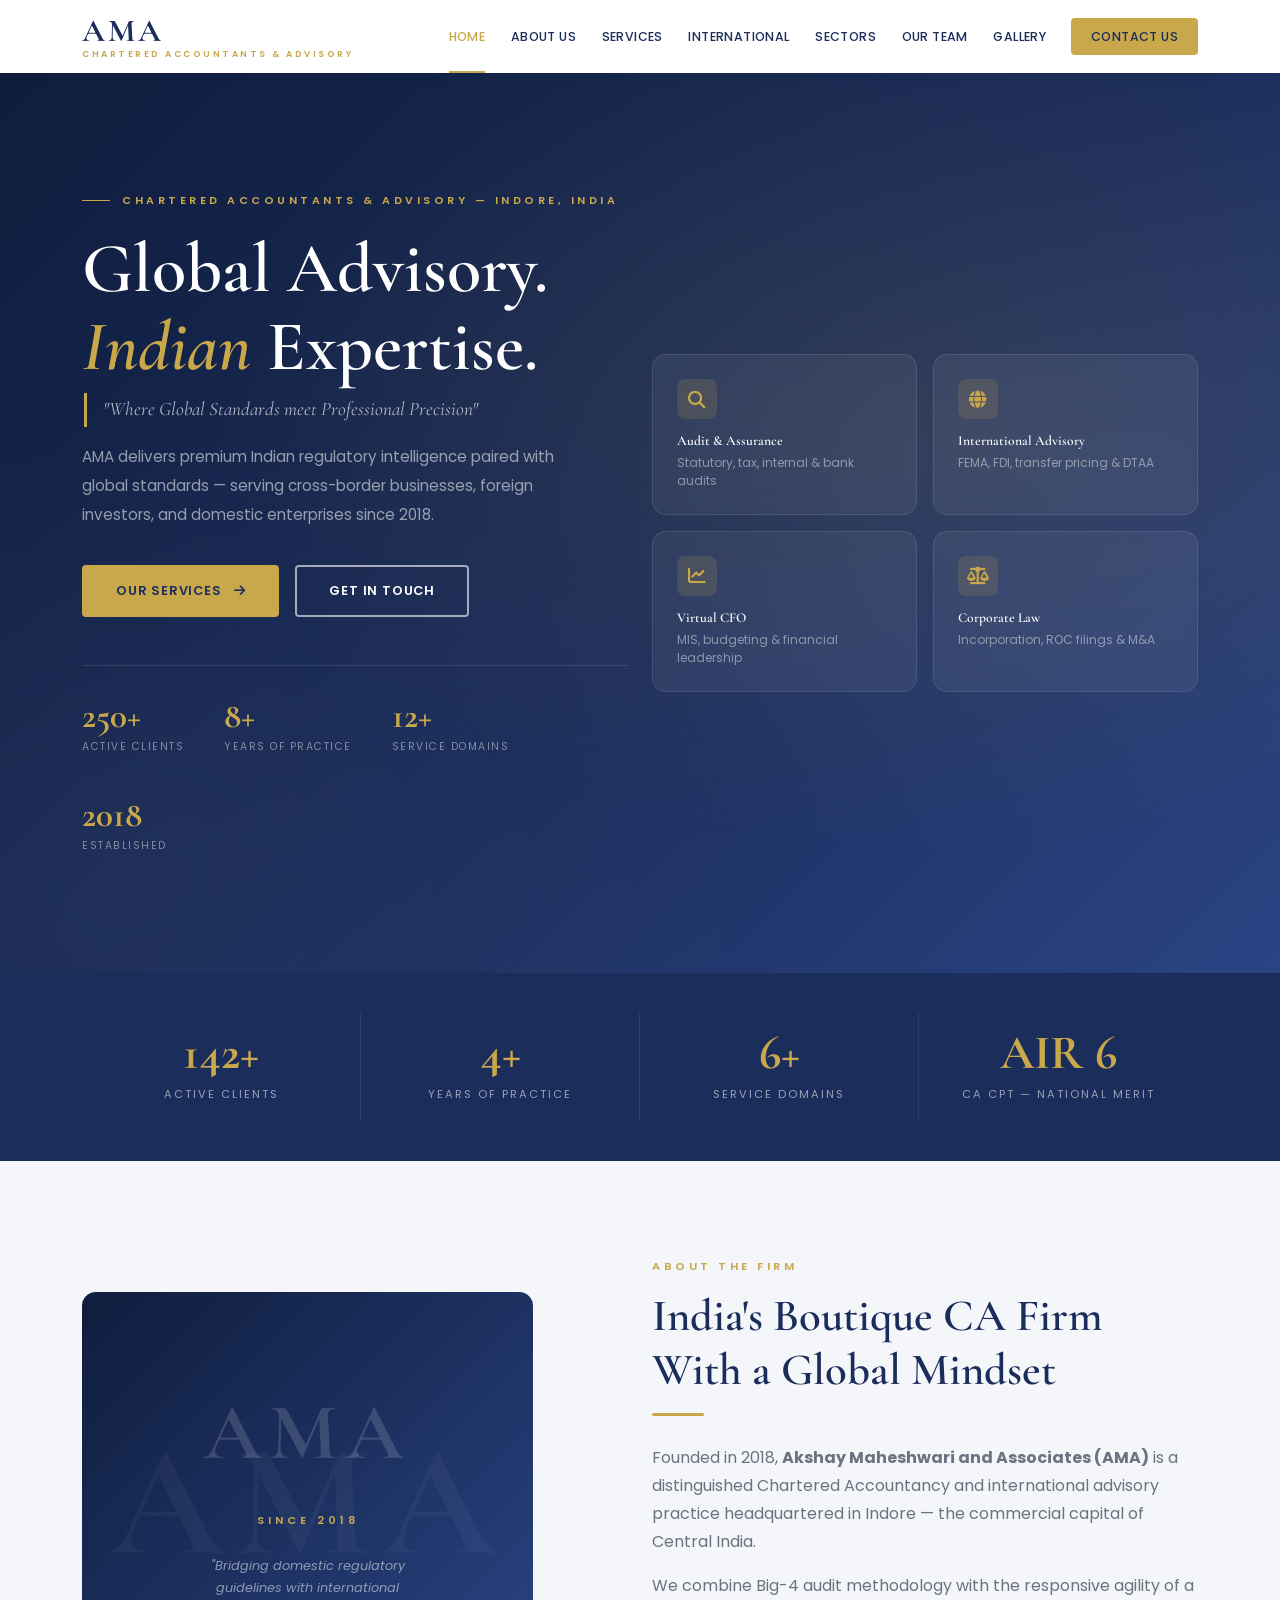
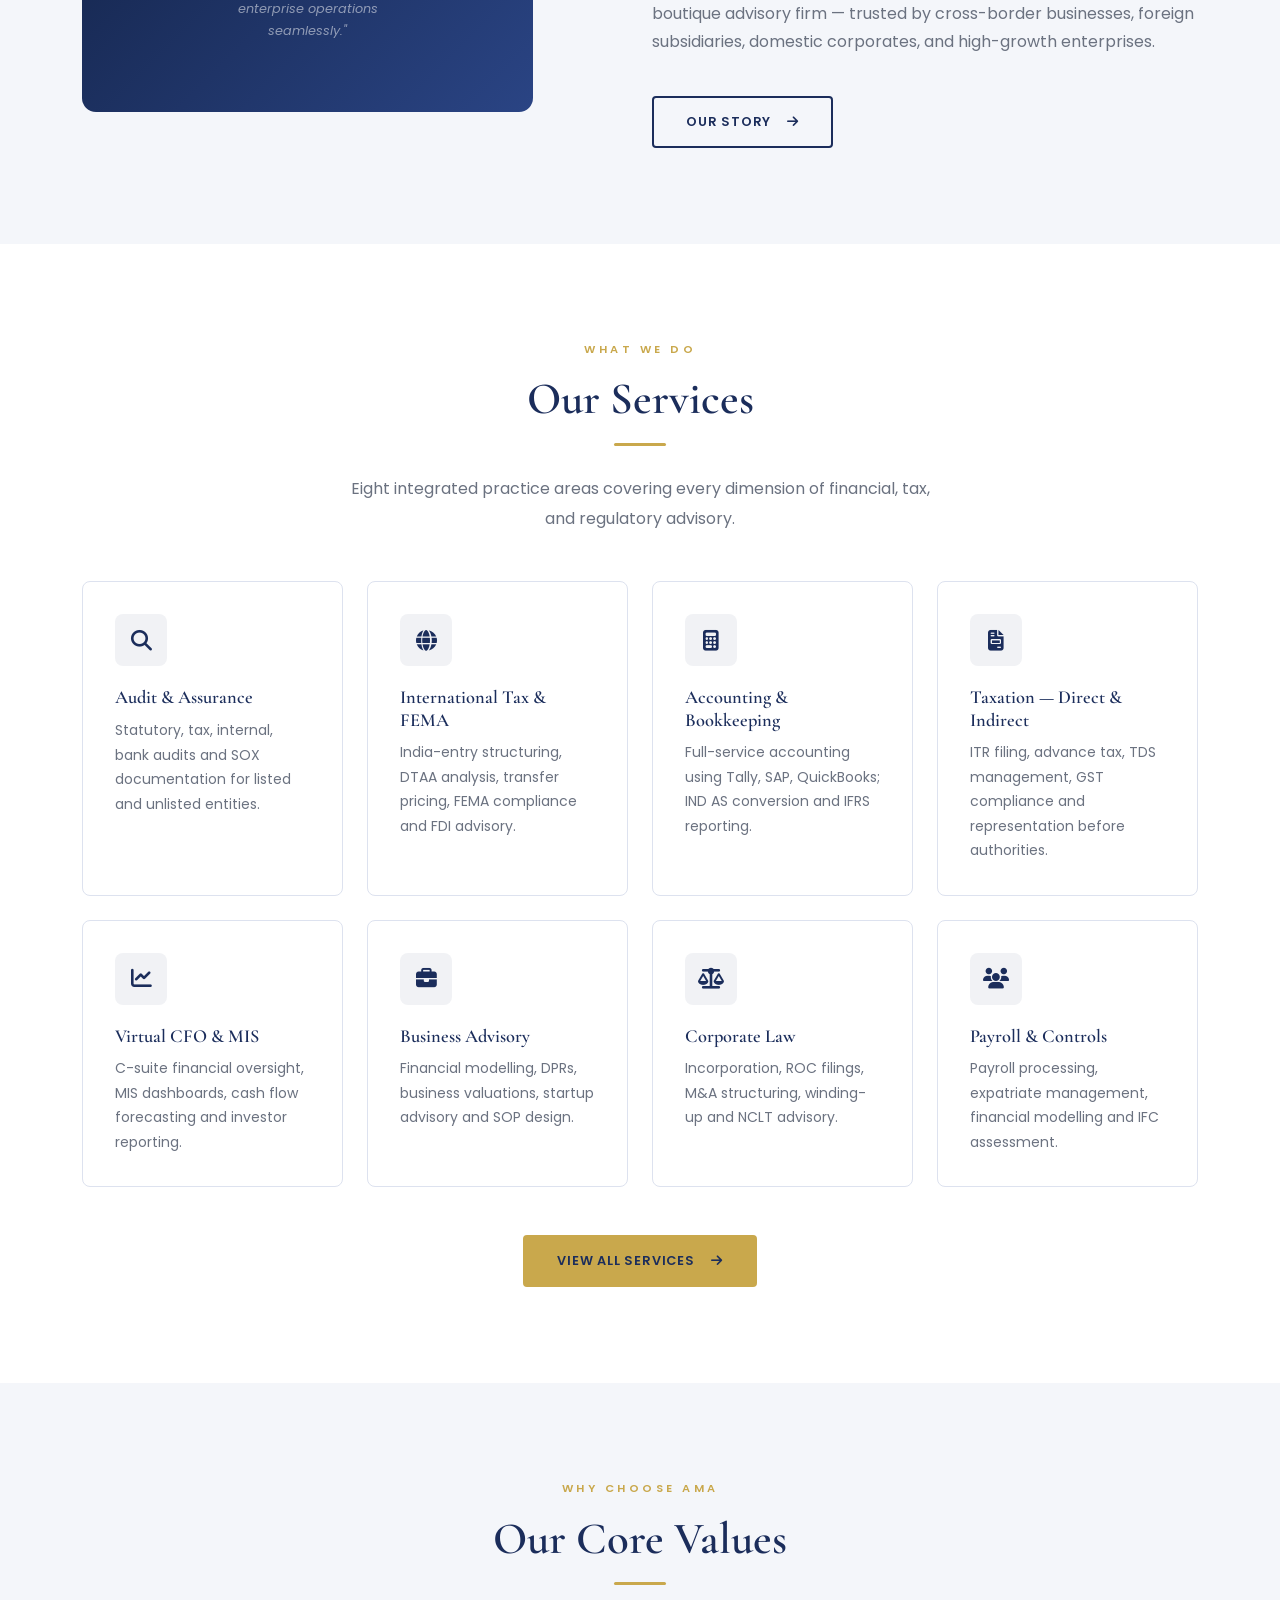
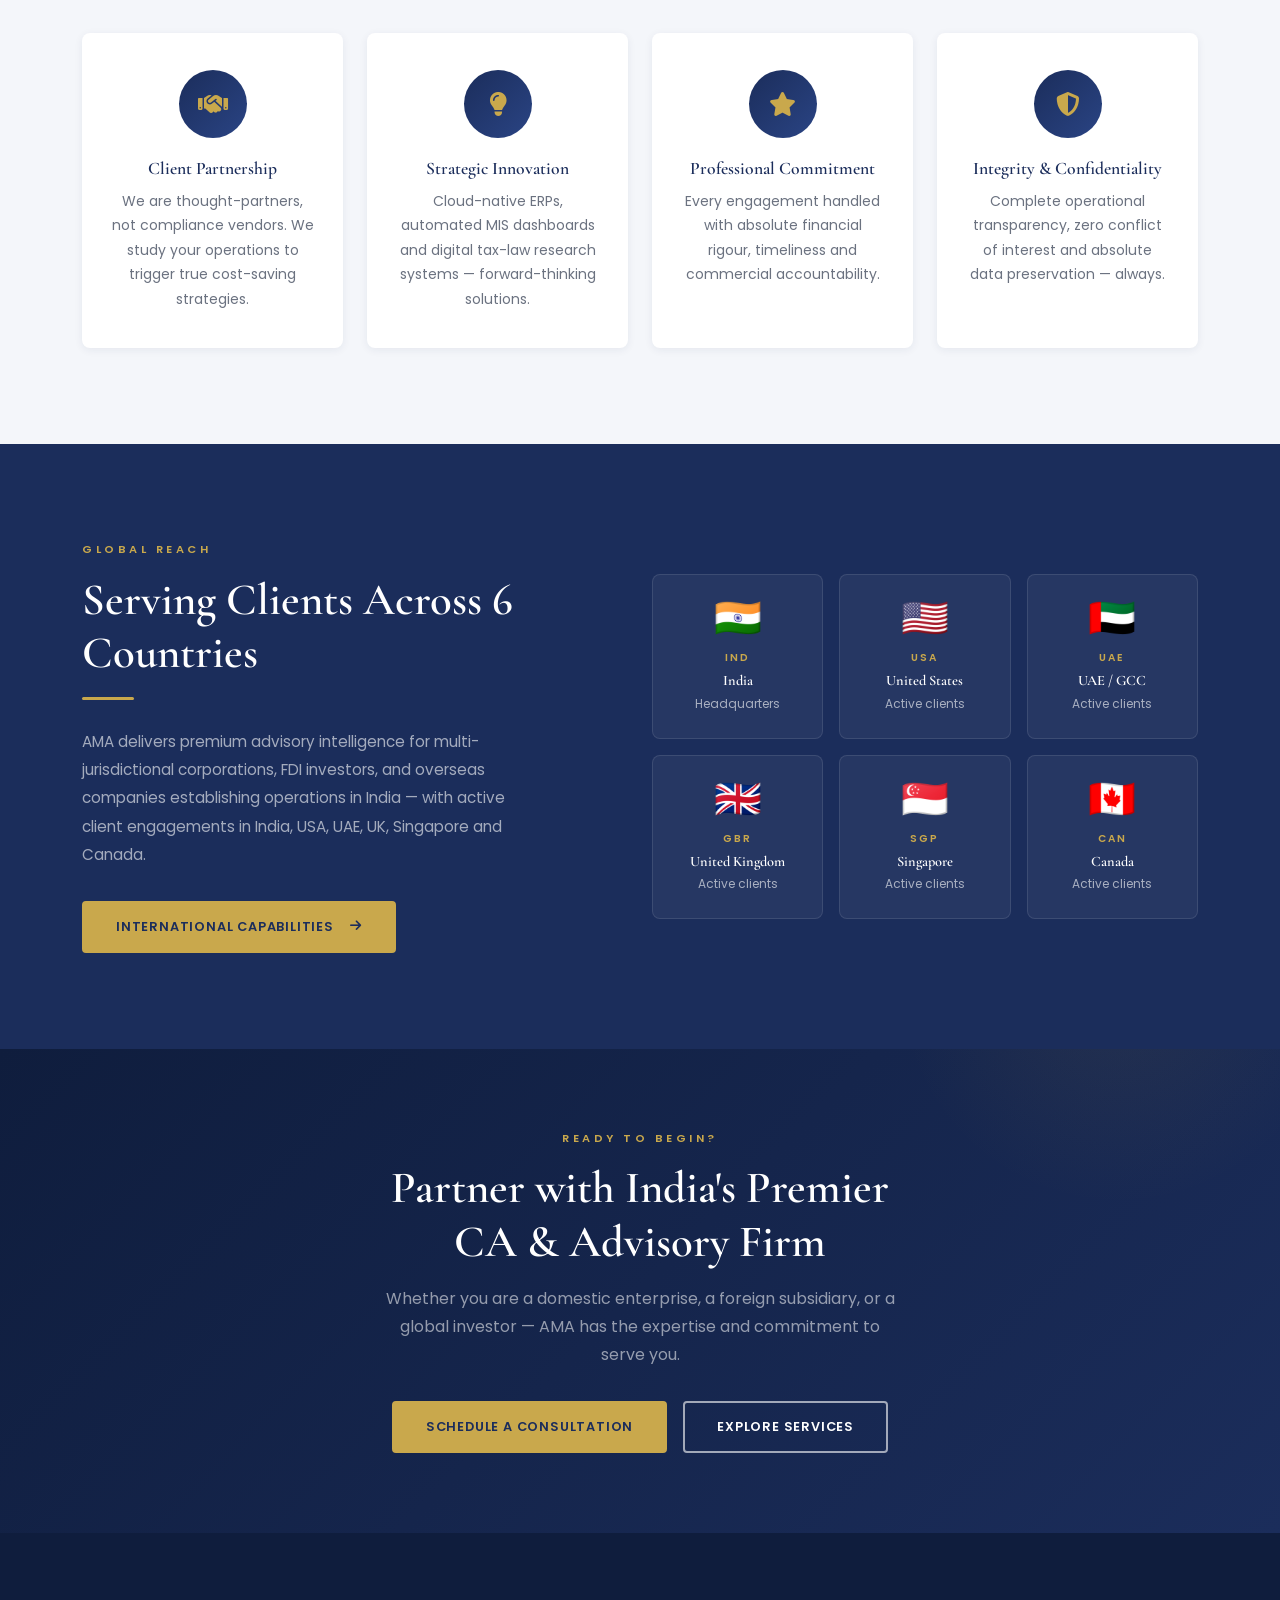
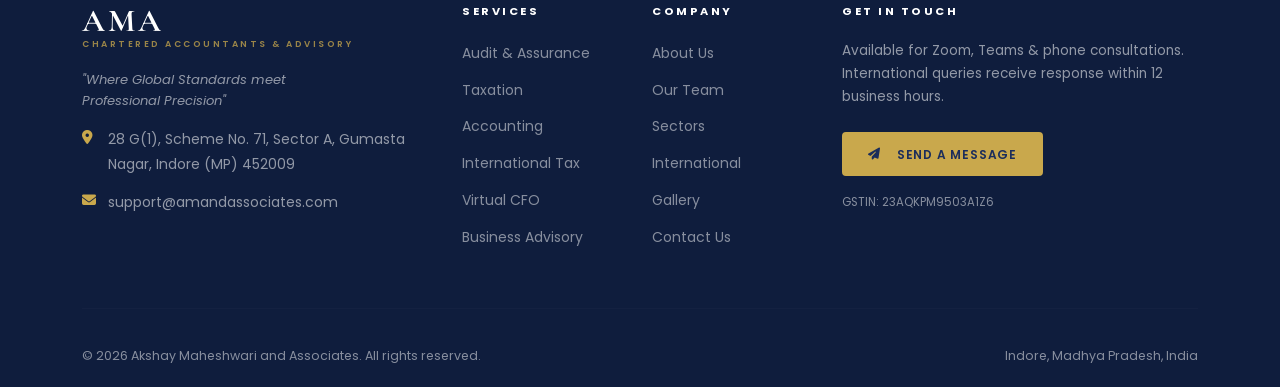
<file: src/index.html>
<!DOCTYPE html>
<html lang="en">
<head>
  <meta charset="UTF-8" />
  <meta name="viewport" content="width=device-width, initial-scale=1.0" />
  <meta name="description" content="Akshay Maheshwari and Associates (AMA) — Chartered Accountants & International Advisory. Global Advisory. Indian Expertise. Based in Indore, India." />
  <title>AMA — Akshay Maheshwari &amp; Associates | Chartered Accountants</title>

  <!-- Preconnect -->
  <link rel="preconnect" href="https://fonts.googleapis.com" />
  <link rel="preconnect" href="https://fonts.gstatic.com" crossorigin />

  <!-- Fonts -->
  <link href="https://fonts.googleapis.com/css2?family=Cormorant+Garamond:ital,wght@0,400;0,600;0,700;1,400;1,600&family=Poppins:wght@300;400;500;600&display=swap" rel="stylesheet" />

  <!-- Bootstrap 5 -->
  <link href="https://cdn.jsdelivr.net/npm/bootstrap@5.3.3/dist/css/bootstrap.min.css" rel="stylesheet" />

  <!-- Font Awesome 6 -->
  <link href="https://cdnjs.cloudflare.com/ajax/libs/font-awesome/6.5.0/css/all.min.css" rel="stylesheet" />

  <!-- AMA Styles -->
  <link href="css/style.css" rel="stylesheet" />
</head>
<body>

  <!-- ======================================================
       NAVIGATION
  ====================================================== -->
  <nav class="navbar navbar-ama navbar-expand-lg" aria-label="Main Navigation">
    <div class="container">
      <a class="navbar-brand" href="index.html" aria-label="AMA Home">
        <div class="logo-text">
          <span class="logo-ama">AMA</span>
          <span class="logo-sub">Chartered Accountants &amp; Advisory</span>
        </div>
      </a>

      <button class="navbar-toggler" type="button" data-bs-toggle="collapse"
              data-bs-target="#navMain" aria-controls="navMain"
              aria-expanded="false" aria-label="Toggle navigation">
        <div class="hamburger-icon">
          <span></span><span></span><span></span>
        </div>
      </button>

      <div class="collapse navbar-collapse" id="navMain">
        <ul class="navbar-nav ms-auto align-items-lg-center">
          <li class="nav-item"><a class="nav-link" href="index.html">Home</a></li>
          <li class="nav-item"><a class="nav-link" href="about.html">About Us</a></li>
          <li class="nav-item"><a class="nav-link" href="services.html">Services</a></li>
          <li class="nav-item"><a class="nav-link" href="international.html">International</a></li>
          <li class="nav-item"><a class="nav-link" href="sectors.html">Sectors</a></li>
          <li class="nav-item"><a class="nav-link" href="team.html">Our Team</a></li>
          <li class="nav-item"><a class="nav-link" href="gallery.html">Gallery</a></li>
          <li class="nav-item nav-cta"><a class="nav-link" href="contact.html">Contact Us</a></li>
        </ul>
      </div>
    </div>
  </nav>

  <!-- ======================================================
       HERO
  ====================================================== -->
  <section class="home-hero">
    <div class="container position-relative" style="z-index:1;">
      <div class="row align-items-center gy-5">

        <!-- Left -->
        <div class="col-lg-6">
          <div class="hero-eyebrow">Chartered Accountants &amp; Advisory — Indore, India</div>
          <h1>Global Advisory.<br><em>Indian</em> Expertise.</h1>
          <p class="hero-quote">"Where Global Standards meet Professional Precision"</p>
          <p class="hero-desc">
            AMA delivers premium Indian regulatory intelligence paired with global standards —
            serving cross-border businesses, foreign investors, and domestic enterprises
            since 2018.
          </p>
          <div class="hero-cta-group">
            <a href="services.html" class="btn-ama btn-ama-gold">
              Our Services <i class="fas fa-arrow-right ms-1"></i>
            </a>
            <a href="contact.html" class="btn-ama btn-ama-outline-white">Get in Touch</a>
          </div>

          <!-- Stats -->
          <div class="hero-stats">
            <div>
              <span class="hero-stat-num" data-count="250" data-suffix="+">250+</span>
              <span class="hero-stat-lbl">Active Clients</span>
            </div>
            <div>
              <span class="hero-stat-num" data-count="8" data-suffix="+">8+</span>
              <span class="hero-stat-lbl">Years of Practice</span>
            </div>
            <div>
              <span class="hero-stat-num" data-count="12" data-suffix="+">12+</span>
              <span class="hero-stat-lbl">Service Domains</span>
            </div>
            <div>
              <span class="hero-stat-num">2018</span>
              <span class="hero-stat-lbl">Established</span>
            </div>
          </div>
        </div>

        <!-- Right — Glass cards -->
        <div class="col-lg-6">
          <div class="hero-glass-grid">
            <div class="hero-glass-card">
              <div class="card-ico"><i class="fas fa-magnifying-glass"></i></div>
              <h5>Audit &amp; Assurance</h5>
              <p>Statutory, tax, internal &amp; bank audits</p>
            </div>
            <div class="hero-glass-card">
              <div class="card-ico"><i class="fas fa-globe"></i></div>
              <h5>International Advisory</h5>
              <p>FEMA, FDI, transfer pricing &amp; DTAA</p>
            </div>
            <div class="hero-glass-card">
              <div class="card-ico"><i class="fas fa-chart-line"></i></div>
              <h5>Virtual CFO</h5>
              <p>MIS, budgeting &amp; financial leadership</p>
            </div>
            <div class="hero-glass-card">
              <div class="card-ico"><i class="fas fa-scale-balanced"></i></div>
              <h5>Corporate Law</h5>
              <p>Incorporation, ROC filings &amp; M&amp;A</p>
            </div>
          </div>
        </div>

      </div>
    </div>
  </section>

  <!-- ======================================================
       STATS BAR
  ====================================================== -->
  <section class="stats-bar">
    <div class="container">
      <div class="row text-center g-0">
        <div class="col-6 col-md-3 stat-item">
          <span class="stat-num" data-count="250" data-suffix="+">250+</span>
          <span class="stat-lbl">Active Clients</span>
        </div>
        <div class="col-6 col-md-3 stat-item">
          <span class="stat-num" data-count="8" data-suffix="+">8+</span>
          <span class="stat-lbl">Years of Practice</span>
        </div>
        <div class="col-6 col-md-3 stat-item">
          <span class="stat-num" data-count="12" data-suffix="+">12+</span>
          <span class="stat-lbl">Service Domains</span>
        </div>
        <div class="col-6 col-md-3 stat-item">
          <span class="stat-num">AIR 6</span>
          <span class="stat-lbl">CA CPT — National Merit</span>
        </div>
      </div>
    </div>
  </section>

  <!-- ======================================================
       ABOUT SNIPPET
  ====================================================== -->
  <section class="section-pad bg-light-ama">
    <div class="container">
      <div class="row align-items-center gy-5">
        <div class="col-lg-5 fade-up">
          <div class="about-img-block">
            <div style="text-align:center; position:relative; z-index:1; padding: 3rem 2rem;">
              <div style="font-family: var(--font-heading); font-size:5rem; font-weight:700; color:rgba(255,255,255,0.15); letter-spacing:8px;">AMA</div>
              <div style="font-size:0.7rem; letter-spacing:4px; color:var(--gold); text-transform:uppercase; font-weight:600; margin-top:0.5rem;">Since 2018</div>
              <div style="font-size:0.8rem; color:rgba(255,255,255,0.5); margin-top:1.5rem; font-style:italic; line-height:1.7; max-width:220px; margin-left:auto; margin-right:auto;">
                "Bridging domestic regulatory guidelines with international enterprise operations seamlessly."
              </div>
            </div>
          </div>
        </div>
        <div class="col-lg-6 offset-lg-1">
          <span class="section-label fade-up">About the Firm</span>
          <h2 class="section-title fade-up" data-delay="100">India's Boutique CA Firm With a Global Mindset</h2>
          <div class="divider fade-up" data-delay="150"></div>
          <p class="fade-up" data-delay="200">
            Founded in 2018, <strong>Akshay Maheshwari and Associates (AMA)</strong> is a distinguished
            Chartered Accountancy and international advisory practice headquartered in Indore —
            the commercial capital of Central India.
          </p>
          <p class="mt-3 fade-up" data-delay="250">
            We combine Big-4 audit methodology with the responsive agility of a boutique advisory
            firm — trusted by cross-border businesses, foreign subsidiaries, domestic corporates,
            and high-growth enterprises.
          </p>
          <a href="about.html" class="btn-ama btn-ama-outline-navy mt-4 fade-up" data-delay="300">
            Our Story <i class="fas fa-arrow-right ms-2"></i>
          </a>
        </div>
      </div>
    </div>
  </section>

  <!-- ======================================================
       SERVICES PREVIEW
  ====================================================== -->
  <section class="section-pad">
    <div class="container">
      <div class="text-center mb-5">
        <span class="section-label fade-up">What We Do</span>
        <h2 class="section-title fade-up" data-delay="100">Our Services</h2>
        <div class="divider divider-center fade-up" data-delay="150"></div>
        <p class="section-subtitle mx-auto fade-up" data-delay="200">
          Eight integrated practice areas covering every dimension of financial, tax, and regulatory advisory.
        </p>
      </div>

      <div class="row g-4">
        <div class="col-sm-6 col-lg-3 fade-up">
          <div class="service-card">
            <div class="svc-icon"><i class="fas fa-magnifying-glass"></i></div>
            <h4>Audit &amp; Assurance</h4>
            <p>Statutory, tax, internal, bank audits and SOX documentation for listed and unlisted entities.</p>
          </div>
        </div>
        <div class="col-sm-6 col-lg-3 fade-up" data-delay="100">
          <div class="service-card">
            <div class="svc-icon"><i class="fas fa-globe"></i></div>
            <h4>International Tax &amp; FEMA</h4>
            <p>India-entry structuring, DTAA analysis, transfer pricing, FEMA compliance and FDI advisory.</p>
          </div>
        </div>
        <div class="col-sm-6 col-lg-3 fade-up" data-delay="200">
          <div class="service-card">
            <div class="svc-icon"><i class="fas fa-calculator"></i></div>
            <h4>Accounting &amp; Bookkeeping</h4>
            <p>Full-service accounting using Tally, SAP, QuickBooks; IND AS conversion and IFRS reporting.</p>
          </div>
        </div>
        <div class="col-sm-6 col-lg-3 fade-up" data-delay="300">
          <div class="service-card">
            <div class="svc-icon"><i class="fas fa-file-invoice"></i></div>
            <h4>Taxation — Direct &amp; Indirect</h4>
            <p>ITR filing, advance tax, TDS management, GST compliance and representation before authorities.</p>
          </div>
        </div>
        <div class="col-sm-6 col-lg-3 fade-up">
          <div class="service-card">
            <div class="svc-icon"><i class="fas fa-chart-line"></i></div>
            <h4>Virtual CFO &amp; MIS</h4>
            <p>C-suite financial oversight, MIS dashboards, cash flow forecasting and investor reporting.</p>
          </div>
        </div>
        <div class="col-sm-6 col-lg-3 fade-up" data-delay="100">
          <div class="service-card">
            <div class="svc-icon"><i class="fas fa-briefcase"></i></div>
            <h4>Business Advisory</h4>
            <p>Financial modelling, DPRs, business valuations, startup advisory and SOP design.</p>
          </div>
        </div>
        <div class="col-sm-6 col-lg-3 fade-up" data-delay="200">
          <div class="service-card">
            <div class="svc-icon"><i class="fas fa-scale-balanced"></i></div>
            <h4>Corporate Law</h4>
            <p>Incorporation, ROC filings, M&amp;A structuring, winding-up and NCLT advisory.</p>
          </div>
        </div>
        <div class="col-sm-6 col-lg-3 fade-up" data-delay="300">
          <div class="service-card">
            <div class="svc-icon"><i class="fas fa-users"></i></div>
            <h4>Payroll &amp; Controls</h4>
            <p>Payroll processing, expatriate management, financial modelling and IFC assessment.</p>
          </div>
        </div>
      </div>

      <div class="text-center mt-5 fade-up">
        <a href="services.html" class="btn-ama btn-ama-gold">
          View All Services <i class="fas fa-arrow-right ms-2"></i>
        </a>
      </div>
    </div>
  </section>

  <!-- ======================================================
       CORE VALUES
  ====================================================== -->
  <section class="section-pad bg-light-ama">
    <div class="container">
      <div class="text-center mb-5">
        <span class="section-label fade-up">Why Choose AMA</span>
        <h2 class="section-title fade-up" data-delay="100">Our Core Values</h2>
        <div class="divider divider-center fade-up" data-delay="150"></div>
      </div>
      <div class="row g-4">
        <div class="col-sm-6 col-lg-3 fade-up">
          <div class="value-card">
            <div class="value-icon"><i class="fas fa-handshake"></i></div>
            <h4>Client Partnership</h4>
            <p>We are thought-partners, not compliance vendors. We study your operations to trigger true cost-saving strategies.</p>
          </div>
        </div>
        <div class="col-sm-6 col-lg-3 fade-up" data-delay="100">
          <div class="value-card">
            <div class="value-icon"><i class="fas fa-lightbulb"></i></div>
            <h4>Strategic Innovation</h4>
            <p>Cloud-native ERPs, automated MIS dashboards and digital tax-law research systems — forward-thinking solutions.</p>
          </div>
        </div>
        <div class="col-sm-6 col-lg-3 fade-up" data-delay="200">
          <div class="value-card">
            <div class="value-icon"><i class="fas fa-star"></i></div>
            <h4>Professional Commitment</h4>
            <p>Every engagement handled with absolute financial rigour, timeliness and commercial accountability.</p>
          </div>
        </div>
        <div class="col-sm-6 col-lg-3 fade-up" data-delay="300">
          <div class="value-card">
            <div class="value-icon"><i class="fas fa-shield-halved"></i></div>
            <h4>Integrity &amp; Confidentiality</h4>
            <p>Complete operational transparency, zero conflict of interest and absolute data preservation — always.</p>
          </div>
        </div>
      </div>
    </div>
  </section>

  <!-- ======================================================
       INTERNATIONAL STRIP
  ====================================================== -->
  <section class="section-pad" style="background: var(--primary);">
    <div class="container">
      <div class="row align-items-center gy-4">
        <div class="col-lg-5 fade-up">
          <span class="section-label">Global Reach</span>
          <h2 class="section-title" style="color:#fff;">Serving Clients Across 6 Countries</h2>
          <div class="divider"></div>
          <p style="color:rgba(255,255,255,0.6); font-size:0.95rem; line-height:1.85;">
            AMA delivers premium advisory intelligence for multi-jurisdictional corporations, FDI investors,
            and overseas companies establishing operations in India — with active client engagements in
            India, USA, UAE, UK, Singapore and Canada.
          </p>
          <a href="international.html" class="btn-ama btn-ama-gold mt-3">
            International Capabilities <i class="fas fa-arrow-right ms-2"></i>
          </a>
        </div>
        <div class="col-lg-6 offset-lg-1">
          <div class="row g-3 fade-up" data-delay="150">
            <div class="col-4"><div class="geo-card"><div class="geo-flag">🇮🇳</div><span class="geo-code">IND</span><h5>India</h5><p>Headquarters</p></div></div>
            <div class="col-4"><div class="geo-card"><div class="geo-flag">🇺🇸</div><span class="geo-code">USA</span><h5>United States</h5><p>Active clients</p></div></div>
            <div class="col-4"><div class="geo-card"><div class="geo-flag">🇦🇪</div><span class="geo-code">UAE</span><h5>UAE / GCC</h5><p>Active clients</p></div></div>
            <div class="col-4"><div class="geo-card"><div class="geo-flag">🇬🇧</div><span class="geo-code">GBR</span><h5>United Kingdom</h5><p>Active clients</p></div></div>
            <div class="col-4"><div class="geo-card"><div class="geo-flag">🇸🇬</div><span class="geo-code">SGP</span><h5>Singapore</h5><p>Active clients</p></div></div>
            <div class="col-4"><div class="geo-card"><div class="geo-flag">🇨🇦</div><span class="geo-code">CAN</span><h5>Canada</h5><p>Active clients</p></div></div>
          </div>
        </div>
      </div>
    </div>
  </section>

  <!-- ======================================================
       CTA
  ====================================================== -->
  <section class="cta-section">
    <div class="container text-center position-relative" style="z-index:1;">
      <span class="section-label fade-up">Ready to Begin?</span>
      <h2 class="section-title fade-up" data-delay="100" style="color:#fff; font-size:clamp(1.8rem,3.5vw,2.8rem);">
        Partner with India's Premier<br>CA &amp; Advisory Firm
      </h2>
      <p class="fade-up" data-delay="200" style="color:rgba(255,255,255,0.55); max-width:520px; margin:0 auto 2rem;">
        Whether you are a domestic enterprise, a foreign subsidiary, or a global investor —
        AMA has the expertise and commitment to serve you.
      </p>
      <div class="d-flex justify-content-center gap-3 flex-wrap fade-up" data-delay="300">
        <a href="contact.html" class="btn-ama btn-ama-gold">Schedule a Consultation</a>
        <a href="services.html" class="btn-ama btn-ama-outline-white">Explore Services</a>
      </div>
    </div>
  </section>

  <!-- ======================================================
       FOOTER
  ====================================================== -->
  <footer class="site-footer">
    <div class="container">
      <div class="row gy-4">

        <!-- Brand -->
        <div class="col-lg-4 col-md-6">
          <div class="footer-brand logo-text">
            <span class="logo-ama">AMA</span>
            <span class="logo-sub">Chartered Accountants &amp; Advisory</span>
          </div>
          <p class="footer-tagline mt-2">
            "Where Global Standards meet Professional Precision"
          </p>
          <ul class="footer-contact-list mt-3">
            <li><i class="fas fa-location-dot"></i> 28 G(1), Scheme No. 71, Sector A, Gumasta Nagar, Indore (MP) 452009</li>
            <li><i class="fas fa-envelope"></i> <a href="mailto:support@amandassociates.com">support@amandassociates.com</a></li>
          </ul>
        </div>

        <!-- Services -->
        <div class="col-lg-2 col-md-3 col-6">
          <h5>Services</h5>
          <ul class="footer-nav-links">
            <li><a href="services.html#audit">Audit &amp; Assurance</a></li>
            <li><a href="services.html#taxation">Taxation</a></li>
            <li><a href="services.html#accounting">Accounting</a></li>
            <li><a href="services.html#international">International Tax</a></li>
            <li><a href="services.html#vcfo">Virtual CFO</a></li>
            <li><a href="services.html#advisory">Business Advisory</a></li>
          </ul>
        </div>

        <!-- Company -->
        <div class="col-lg-2 col-md-3 col-6">
          <h5>Company</h5>
          <ul class="footer-nav-links">
            <li><a href="about.html">About Us</a></li>
            <li><a href="team.html">Our Team</a></li>
            <li><a href="sectors.html">Sectors</a></li>
            <li><a href="international.html">International</a></li>
            <li><a href="gallery.html">Gallery</a></li>
            <li><a href="contact.html">Contact Us</a></li>
          </ul>
        </div>

        <!-- Contact -->
        <div class="col-lg-4 col-md-6">
          <h5>Get in Touch</h5>
          <p style="font-size:0.85rem; color:rgba(255,255,255,0.55); line-height:1.7;">
            Available for Zoom, Teams &amp; phone consultations.<br>
            International queries receive response within 12 business hours.
          </p>
          <a href="contact.html" class="btn-ama btn-ama-gold mt-2" style="font-size:0.75rem; padding:0.6rem 1.5rem;">
            <i class="fas fa-paper-plane me-2"></i> Send a Message
          </a>
          <p class="mt-3" style="font-size:0.72rem; color:rgba(255,255,255,0.5);">
            GSTIN: 23AQKPM9503A1Z6
          </p>
        </div>

      </div>

      <hr class="footer-divider" />
      <div class="footer-bottom">
        <p>&copy; 2026 Akshay Maheshwari and Associates. All rights reserved.</p>
        <p>Indore, Madhya Pradesh, India</p>
      </div>
    </div>
  </footer>

  <!-- Scroll to Top -->
  <button id="scrollTop" aria-label="Scroll to top">
    <i class="fas fa-chevron-up"></i>
  </button>

  <!-- Bootstrap JS -->
  <script src="https://cdn.jsdelivr.net/npm/bootstrap@5.3.3/dist/js/bootstrap.bundle.min.js"></script>
  <!-- AMA JS -->
  <script src="js/main.js"></script>
</body>
</html>
</file>
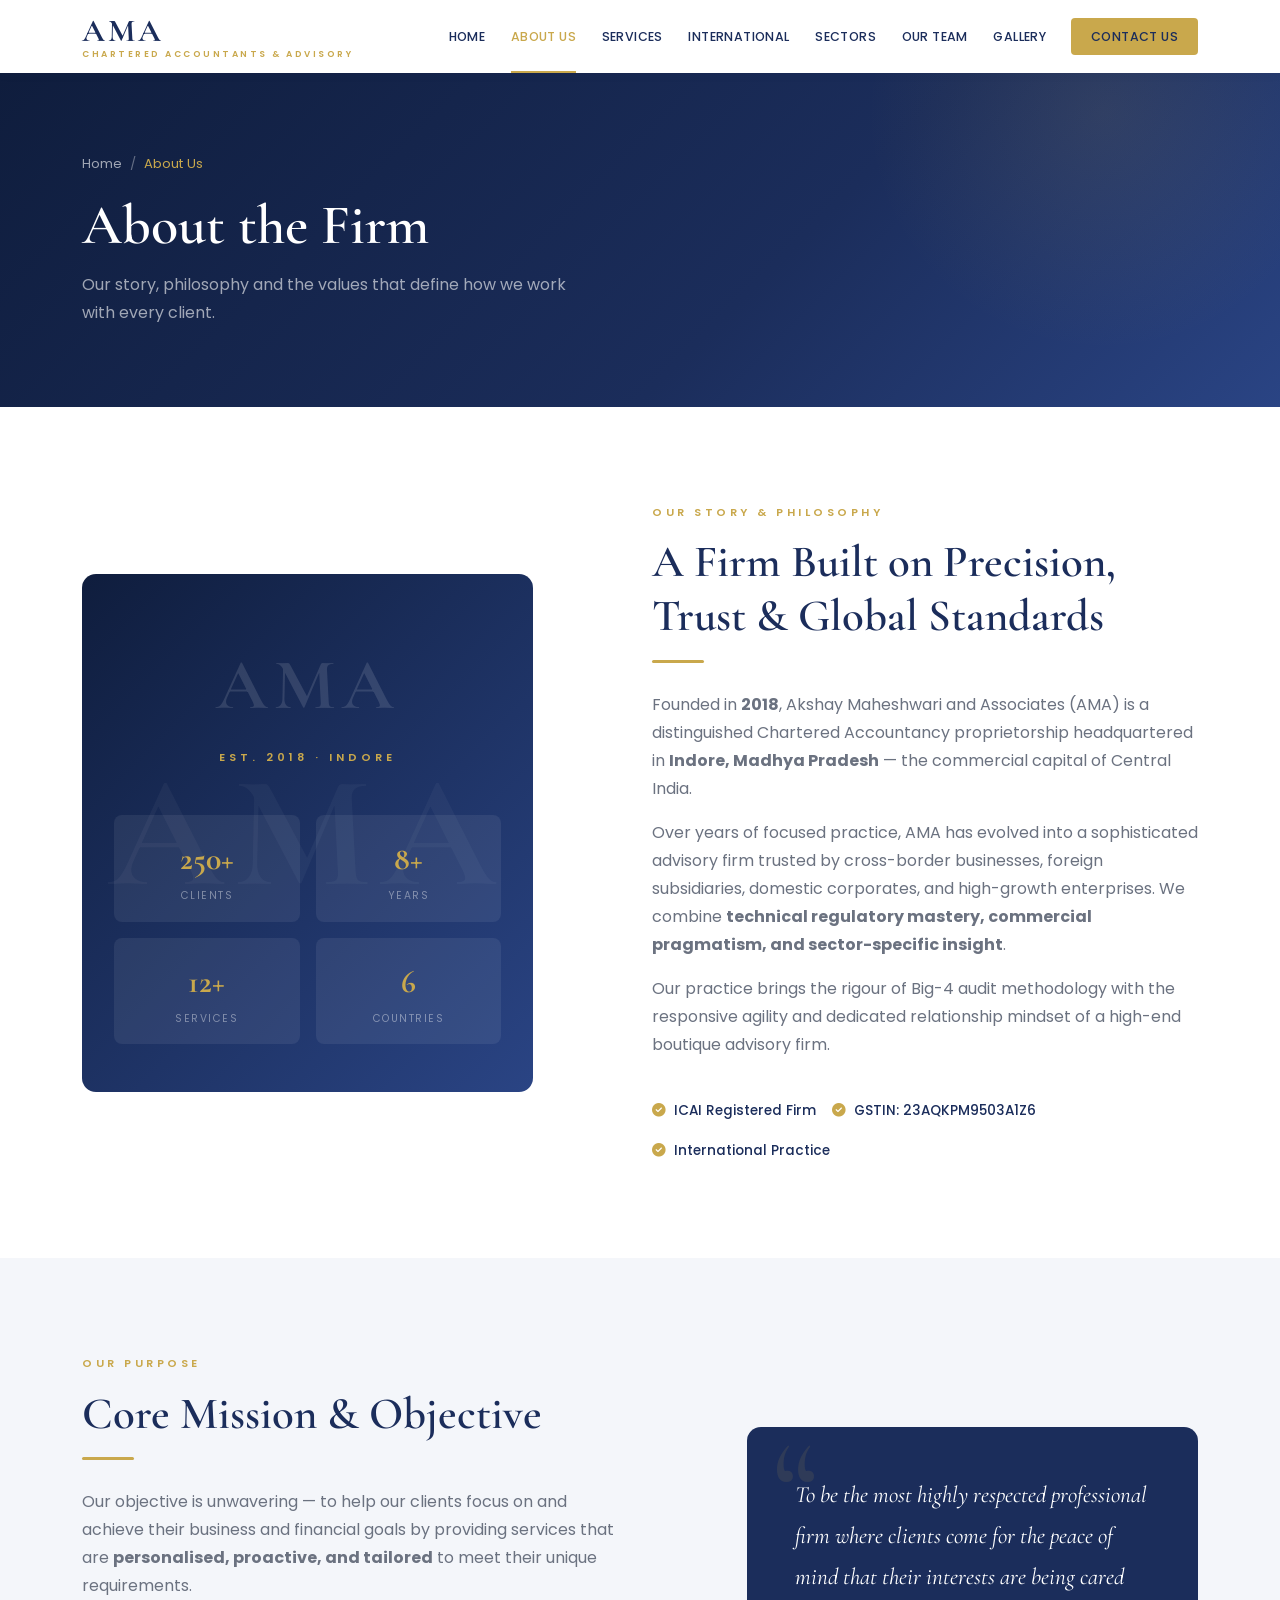
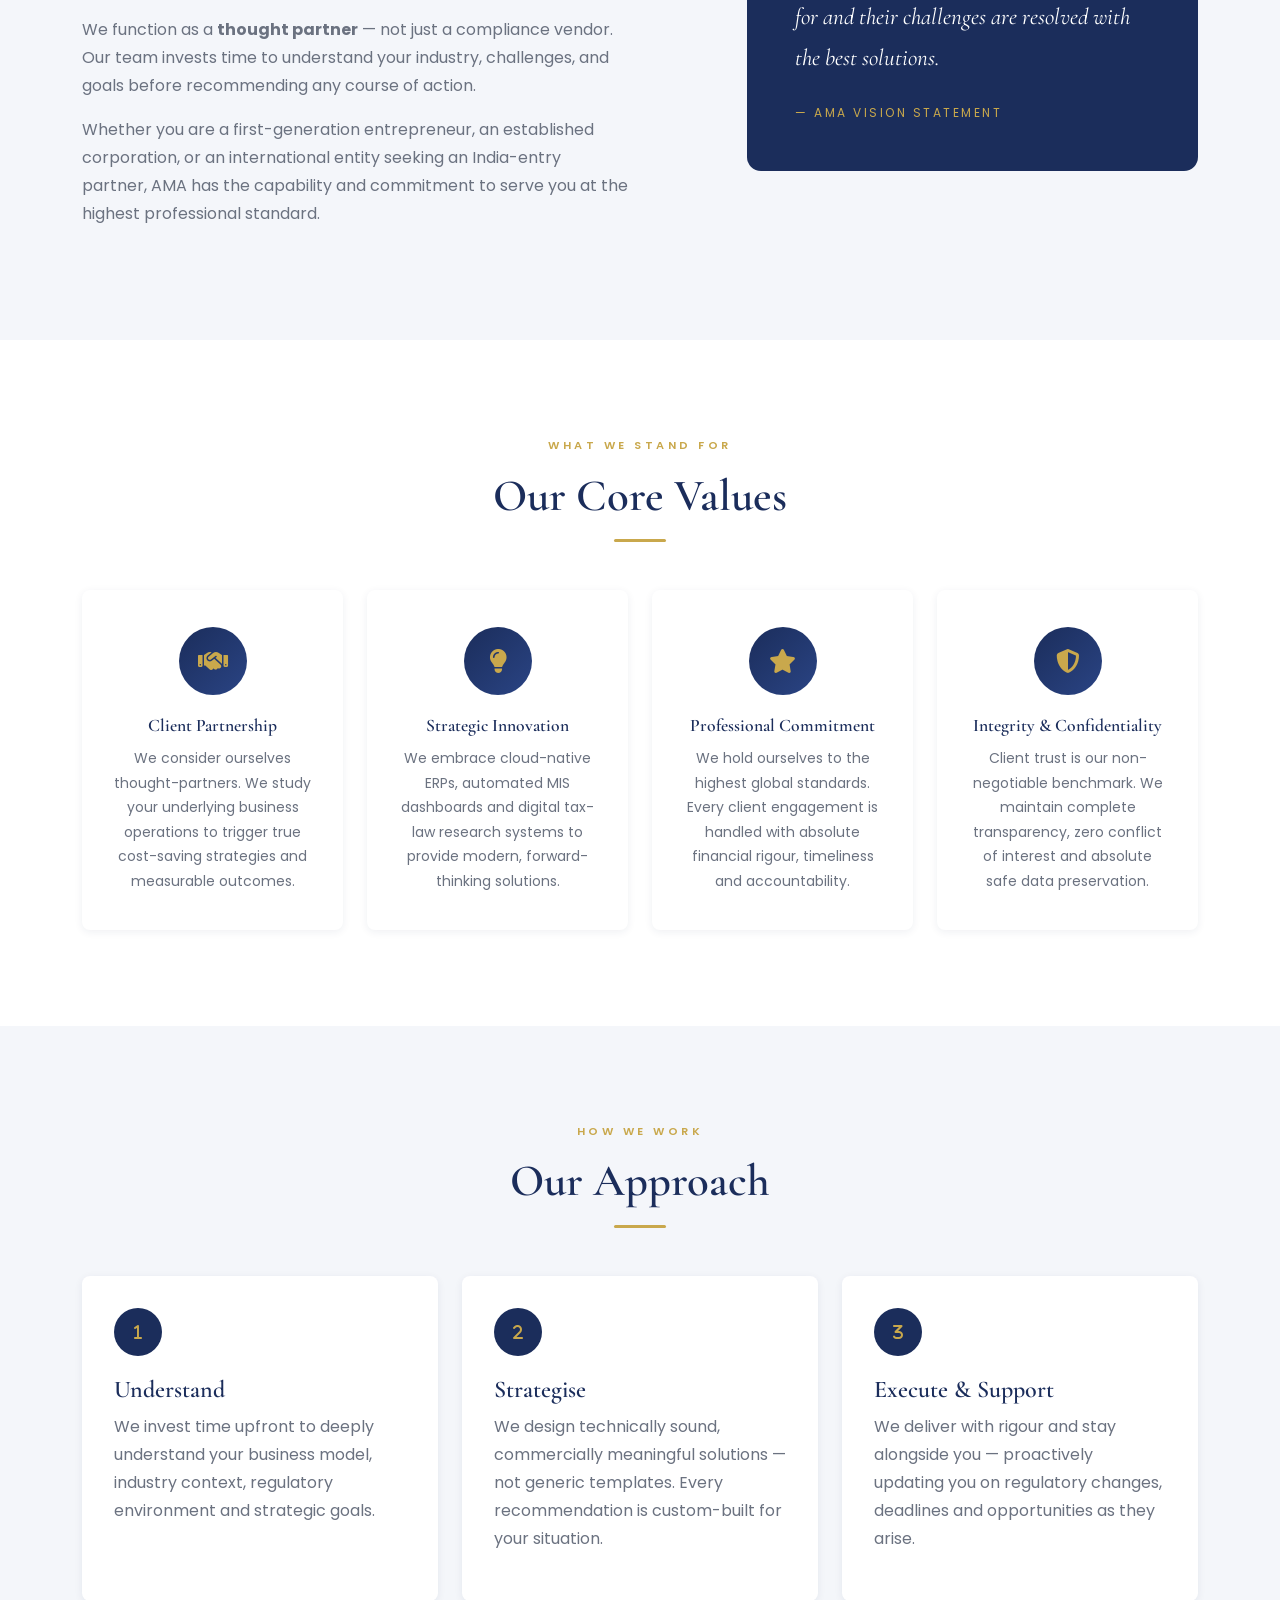
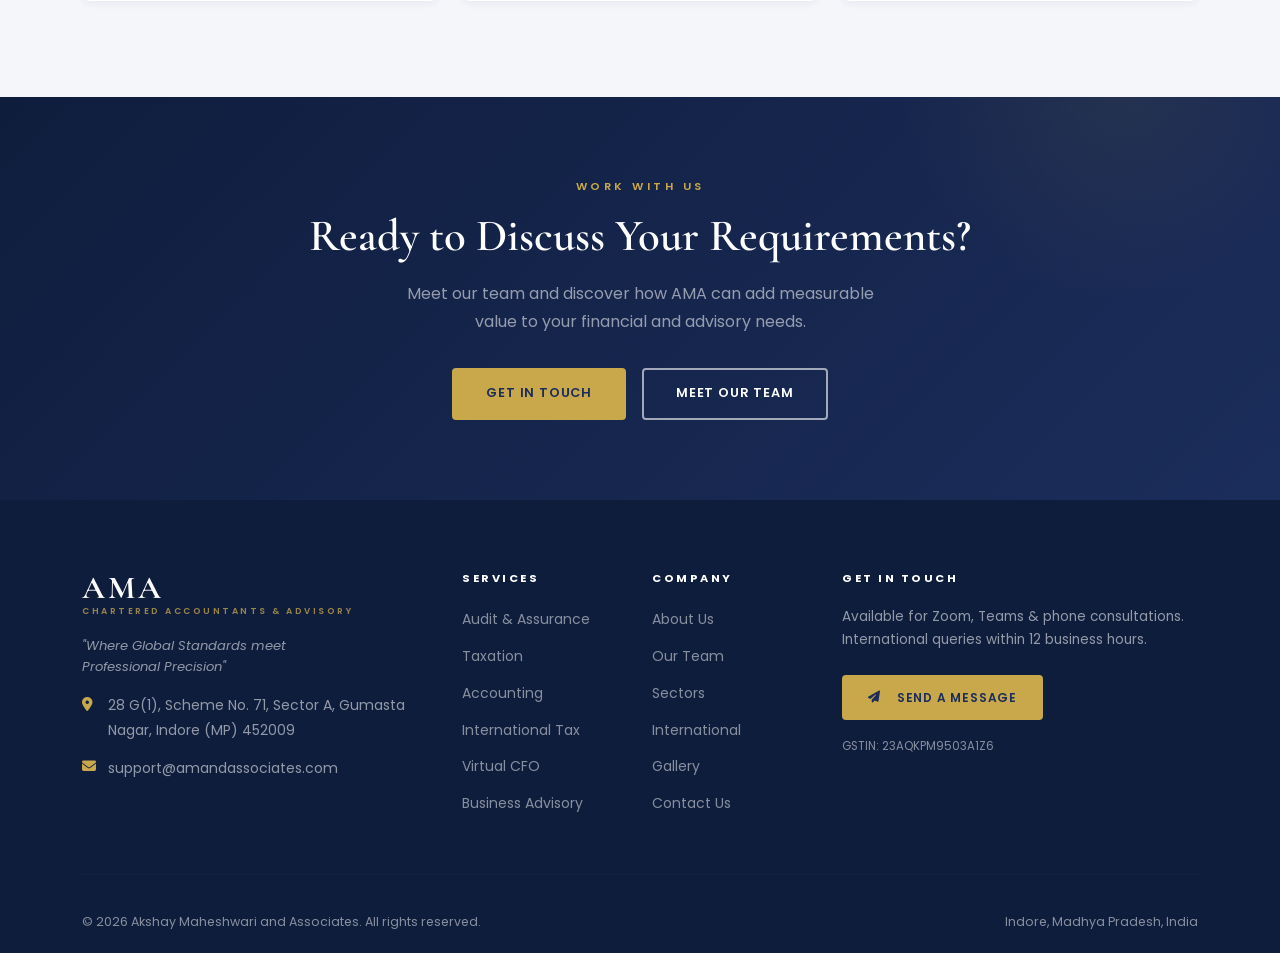
<file: src/about.html>
<!DOCTYPE html>
<html lang="en">
<head>
  <meta charset="UTF-8" />
  <meta name="viewport" content="width=device-width, initial-scale=1.0" />
  <meta name="description" content="About AMA — Akshay Maheshwari and Associates. Our story, philosophy, core mission, values and team. Chartered Accountants based in Indore, India." />
  <title>About Us — AMA | Akshay Maheshwari &amp; Associates</title>
  <link rel="preconnect" href="https://fonts.googleapis.com" />
  <link rel="preconnect" href="https://fonts.gstatic.com" crossorigin />
  <link href="https://fonts.googleapis.com/css2?family=Cormorant+Garamond:ital,wght@0,400;0,600;0,700;1,400;1,600&family=Poppins:wght@300;400;500;600&display=swap" rel="stylesheet" />
  <link href="https://cdn.jsdelivr.net/npm/bootstrap@5.3.3/dist/css/bootstrap.min.css" rel="stylesheet" />
  <link href="https://cdnjs.cloudflare.com/ajax/libs/font-awesome/6.5.0/css/all.min.css" rel="stylesheet" />
  <link href="css/style.css" rel="stylesheet" />
</head>
<body>

  <!-- NAV -->
  <nav class="navbar navbar-ama navbar-expand-lg" aria-label="Main Navigation">
    <div class="container">
      <a class="navbar-brand" href="index.html">
        <div class="logo-text">
          <span class="logo-ama">AMA</span>
          <span class="logo-sub">Chartered Accountants &amp; Advisory</span>
        </div>
      </a>
      <button class="navbar-toggler" type="button" data-bs-toggle="collapse" data-bs-target="#navMain" aria-controls="navMain" aria-expanded="false" aria-label="Toggle navigation">
        <div class="hamburger-icon"><span></span><span></span><span></span></div>
      </button>
      <div class="collapse navbar-collapse" id="navMain">
        <ul class="navbar-nav ms-auto align-items-lg-center">
          <li class="nav-item"><a class="nav-link" href="index.html">Home</a></li>
          <li class="nav-item"><a class="nav-link" href="about.html">About Us</a></li>
          <li class="nav-item"><a class="nav-link" href="services.html">Services</a></li>
          <li class="nav-item"><a class="nav-link" href="international.html">International</a></li>
          <li class="nav-item"><a class="nav-link" href="sectors.html">Sectors</a></li>
          <li class="nav-item"><a class="nav-link" href="team.html">Our Team</a></li>
          <li class="nav-item"><a class="nav-link" href="gallery.html">Gallery</a></li>
          <li class="nav-item nav-cta"><a class="nav-link" href="contact.html">Contact Us</a></li>
        </ul>
      </div>
    </div>
  </nav>

  <!-- PAGE HERO -->
  <section class="page-hero">
    <div class="container">
      <nav aria-label="breadcrumb" class="mb-3">
        <ol class="breadcrumb">
          <li class="breadcrumb-item"><a href="index.html">Home</a></li>
          <li class="breadcrumb-item active">About Us</li>
        </ol>
      </nav>
      <h1>About the Firm</h1>
      <p style="color:rgba(255,255,255,0.6); font-size:1rem; max-width:500px; margin-top:0.75rem;">
        Our story, philosophy and the values that define how we work with every client.
      </p>
    </div>
  </section>

  <!-- OUR STORY -->
  <section class="section-pad">
    <div class="container">
      <div class="row align-items-center gy-5">
        <div class="col-lg-5 fade-up">
          <div class="about-img-block">
            <div style="position:relative; z-index:1; text-align:center; padding:3rem 2rem;">
              <div style="font-family:var(--font-heading); font-size:4.5rem; font-weight:700; color:rgba(255,255,255,0.12); letter-spacing:6px;">AMA</div>
              <div style="color:var(--gold); font-size:0.7rem; letter-spacing:4px; text-transform:uppercase; font-weight:600; margin-bottom:2rem;">Est. 2018 · Indore</div>
              <div class="row g-3 mt-2">
                <div class="col-6">
                  <div style="background:rgba(255,255,255,0.07); border-radius:8px; padding:1rem;">
                    <div style="font-family:var(--font-heading); font-size:2rem; font-weight:700; color:var(--gold);">250+</div>
                    <div style="font-size:0.65rem; color:rgba(255,255,255,0.4); text-transform:uppercase; letter-spacing:1.5px;">Clients</div>
                  </div>
                </div>
                <div class="col-6">
                  <div style="background:rgba(255,255,255,0.07); border-radius:8px; padding:1rem;">
                    <div style="font-family:var(--font-heading); font-size:2rem; font-weight:700; color:var(--gold);">8+</div>
                    <div style="font-size:0.65rem; color:rgba(255,255,255,0.4); text-transform:uppercase; letter-spacing:1.5px;">Years</div>
                  </div>
                </div>
                <div class="col-6">
                  <div style="background:rgba(255,255,255,0.07); border-radius:8px; padding:1rem;">
                    <div style="font-family:var(--font-heading); font-size:2rem; font-weight:700; color:var(--gold);">12+</div>
                    <div style="font-size:0.65rem; color:rgba(255,255,255,0.4); text-transform:uppercase; letter-spacing:1.5px;">Services</div>
                  </div>
                </div>
                <div class="col-6">
                  <div style="background:rgba(255,255,255,0.07); border-radius:8px; padding:1rem;">
                    <div style="font-family:var(--font-heading); font-size:2rem; font-weight:700; color:var(--gold);">6</div>
                    <div style="font-size:0.65rem; color:rgba(255,255,255,0.4); text-transform:uppercase; letter-spacing:1.5px;">Countries</div>
                  </div>
                </div>
              </div>
            </div>
          </div>
        </div>

        <div class="col-lg-6 offset-lg-1">
          <span class="section-label fade-up">Our Story &amp; Philosophy</span>
          <h2 class="section-title fade-up" data-delay="100">A Firm Built on Precision, Trust &amp; Global Standards</h2>
          <div class="divider fade-up" data-delay="150"></div>
          <p class="fade-up" data-delay="200">
            Founded in <strong>2018</strong>, Akshay Maheshwari and Associates (AMA) is a distinguished
            Chartered Accountancy proprietorship headquartered in <strong>Indore, Madhya Pradesh</strong> —
            the commercial capital of Central India.
          </p>
          <p class="mt-3 fade-up" data-delay="250">
            Over years of focused practice, AMA has evolved into a sophisticated advisory firm
            trusted by cross-border businesses, foreign subsidiaries, domestic corporates, and
            high-growth enterprises. We combine <strong>technical regulatory mastery, commercial
            pragmatism, and sector-specific insight</strong>.
          </p>
          <p class="mt-3 fade-up" data-delay="300">
            Our practice brings the rigour of Big-4 audit methodology with the responsive agility
            and dedicated relationship mindset of a high-end boutique advisory firm.
          </p>

          <div class="row mt-4 g-3 fade-up" data-delay="350">
            <div class="col-auto">
              <div style="display:flex; align-items:center; gap:0.5rem; font-size:0.85rem; color:var(--primary); font-weight:500;">
                <i class="fas fa-check-circle" style="color:var(--gold);"></i> ICAI Registered Firm
              </div>
            </div>
            <div class="col-auto">
              <div style="display:flex; align-items:center; gap:0.5rem; font-size:0.85rem; color:var(--primary); font-weight:500;">
                <i class="fas fa-check-circle" style="color:var(--gold);"></i> GSTIN: 23AQKPM9503A1Z6
              </div>
            </div>
            <div class="col-auto">
              <div style="display:flex; align-items:center; gap:0.5rem; font-size:0.85rem; color:var(--primary); font-weight:500;">
                <i class="fas fa-check-circle" style="color:var(--gold);"></i> International Practice
              </div>
            </div>
          </div>
        </div>
      </div>
    </div>
  </section>

  <!-- CORE MISSION & OBJECTIVE -->
  <section class="section-pad bg-light-ama">
    <div class="container">
      <div class="row gy-5 align-items-center">
        <div class="col-lg-6 fade-up">
          <span class="section-label">Our Purpose</span>
          <h2 class="section-title">Core Mission &amp; Objective</h2>
          <div class="divider"></div>
          <p>
            Our objective is unwavering — to help our clients focus on and achieve their business
            and financial goals by providing services that are <strong>personalised, proactive,
            and tailored</strong> to meet their unique requirements.
          </p>
          <p class="mt-3">
            We function as a <strong>thought partner</strong> — not just a compliance vendor. Our team
            invests time to understand your industry, challenges, and goals before recommending
            any course of action.
          </p>
          <p class="mt-3">
            Whether you are a first-generation entrepreneur, an established corporation, or an
            international entity seeking an India-entry partner, AMA has the capability and
            commitment to serve you at the highest professional standard.
          </p>
        </div>

        <div class="col-lg-5 offset-lg-1 fade-up" data-delay="150">
          <div class="quote-block">
            <blockquote>
              To be the most highly respected professional firm where clients come for the peace
              of mind that their interests are being cared for and their challenges are resolved
              with the best solutions.
            </blockquote>
            <cite>— AMA Vision Statement</cite>
          </div>
        </div>
      </div>
    </div>
  </section>

  <!-- CORE VALUES -->
  <section class="section-pad">
    <div class="container">
      <div class="text-center mb-5">
        <span class="section-label fade-up">What We Stand For</span>
        <h2 class="section-title fade-up" data-delay="100">Our Core Values</h2>
        <div class="divider divider-center fade-up" data-delay="150"></div>
      </div>
      <div class="row g-4">
        <div class="col-sm-6 col-lg-3 fade-up">
          <div class="value-card">
            <div class="value-icon"><i class="fas fa-handshake"></i></div>
            <h4>Client Partnership</h4>
            <p>We consider ourselves thought-partners. We study your underlying business operations to trigger true cost-saving strategies and measurable outcomes.</p>
          </div>
        </div>
        <div class="col-sm-6 col-lg-3 fade-up" data-delay="100">
          <div class="value-card">
            <div class="value-icon"><i class="fas fa-lightbulb"></i></div>
            <h4>Strategic Innovation</h4>
            <p>We embrace cloud-native ERPs, automated MIS dashboards and digital tax-law research systems to provide modern, forward-thinking solutions.</p>
          </div>
        </div>
        <div class="col-sm-6 col-lg-3 fade-up" data-delay="200">
          <div class="value-card">
            <div class="value-icon"><i class="fas fa-star"></i></div>
            <h4>Professional Commitment</h4>
            <p>We hold ourselves to the highest global standards. Every client engagement is handled with absolute financial rigour, timeliness and accountability.</p>
          </div>
        </div>
        <div class="col-sm-6 col-lg-3 fade-up" data-delay="300">
          <div class="value-card">
            <div class="value-icon"><i class="fas fa-shield-halved"></i></div>
            <h4>Integrity &amp; Confidentiality</h4>
            <p>Client trust is our non-negotiable benchmark. We maintain complete transparency, zero conflict of interest and absolute safe data preservation.</p>
          </div>
        </div>
      </div>
    </div>
  </section>

  <!-- OUR APPROACH -->
  <section class="section-pad bg-light-ama">
    <div class="container">
      <div class="text-center mb-5">
        <span class="section-label fade-up">How We Work</span>
        <h2 class="section-title fade-up" data-delay="100">Our Approach</h2>
        <div class="divider divider-center fade-up" data-delay="150"></div>
      </div>
      <div class="row g-4">
        <div class="col-md-4 fade-up">
          <div style="padding:2rem; border-radius:var(--radius); background:var(--white); box-shadow:var(--shadow-sm); height:100%;">
            <div style="width:48px; height:48px; background:var(--primary); border-radius:50%; display:flex; align-items:center; justify-content:center; margin-bottom:1.25rem;">
              <i class="fas fa-1" style="color:var(--gold);"></i>
            </div>
            <h4>Understand</h4>
            <p>We invest time upfront to deeply understand your business model, industry context, regulatory environment and strategic goals.</p>
          </div>
        </div>
        <div class="col-md-4 fade-up" data-delay="150">
          <div style="padding:2rem; border-radius:var(--radius); background:var(--white); box-shadow:var(--shadow-sm); height:100%;">
            <div style="width:48px; height:48px; background:var(--primary); border-radius:50%; display:flex; align-items:center; justify-content:center; margin-bottom:1.25rem;">
              <i class="fas fa-2" style="color:var(--gold);"></i>
            </div>
            <h4>Strategise</h4>
            <p>We design technically sound, commercially meaningful solutions — not generic templates. Every recommendation is custom-built for your situation.</p>
          </div>
        </div>
        <div class="col-md-4 fade-up" data-delay="300">
          <div style="padding:2rem; border-radius:var(--radius); background:var(--white); box-shadow:var(--shadow-sm); height:100%;">
            <div style="width:48px; height:48px; background:var(--primary); border-radius:50%; display:flex; align-items:center; justify-content:center; margin-bottom:1.25rem;">
              <i class="fas fa-3" style="color:var(--gold);"></i>
            </div>
            <h4>Execute &amp; Support</h4>
            <p>We deliver with rigour and stay alongside you — proactively updating you on regulatory changes, deadlines and opportunities as they arise.</p>
          </div>
        </div>
      </div>
    </div>
  </section>

  <!-- CTA -->
  <section class="cta-section">
    <div class="container text-center position-relative" style="z-index:1;">
      <span class="section-label fade-up">Work With Us</span>
      <h2 class="section-title fade-up" data-delay="100" style="color:#fff;">
        Ready to Discuss Your Requirements?
      </h2>
      <p class="fade-up" data-delay="200" style="color:rgba(255,255,255,0.55); max-width:480px; margin:0 auto 2rem;">
        Meet our team and discover how AMA can add measurable value to your financial and advisory needs.
      </p>
      <div class="d-flex justify-content-center gap-3 flex-wrap fade-up" data-delay="300">
        <a href="contact.html" class="btn-ama btn-ama-gold">Get in Touch</a>
        <a href="team.html" class="btn-ama btn-ama-outline-white">Meet Our Team</a>
      </div>
    </div>
  </section>

  <!-- FOOTER -->
  <footer class="site-footer">
    <div class="container">
      <div class="row gy-4">
        <div class="col-lg-4 col-md-6">
          <div class="footer-brand logo-text">
            <span class="logo-ama">AMA</span>
            <span class="logo-sub">Chartered Accountants &amp; Advisory</span>
          </div>
          <p class="footer-tagline mt-2">"Where Global Standards meet Professional Precision"</p>
          <ul class="footer-contact-list mt-3">
            <li><i class="fas fa-location-dot"></i> 28 G(1), Scheme No. 71, Sector A, Gumasta Nagar, Indore (MP) 452009</li>
            <li><i class="fas fa-envelope"></i> <a href="mailto:support@amandassociates.com">support@amandassociates.com</a></li>
          </ul>
        </div>
        <div class="col-lg-2 col-md-3 col-6">
          <h5>Services</h5>
          <ul class="footer-nav-links">
            <li><a href="services.html">Audit &amp; Assurance</a></li>
            <li><a href="services.html">Taxation</a></li>
            <li><a href="services.html">Accounting</a></li>
            <li><a href="services.html">International Tax</a></li>
            <li><a href="services.html">Virtual CFO</a></li>
            <li><a href="services.html">Business Advisory</a></li>
          </ul>
        </div>
        <div class="col-lg-2 col-md-3 col-6">
          <h5>Company</h5>
          <ul class="footer-nav-links">
            <li><a href="about.html">About Us</a></li>
            <li><a href="team.html">Our Team</a></li>
            <li><a href="sectors.html">Sectors</a></li>
            <li><a href="international.html">International</a></li>
            <li><a href="gallery.html">Gallery</a></li>
            <li><a href="contact.html">Contact Us</a></li>
          </ul>
        </div>
        <div class="col-lg-4 col-md-6">
          <h5>Get in Touch</h5>
          <p style="font-size:0.85rem; color:rgba(255,255,255,0.55); line-height:1.7;">
            Available for Zoom, Teams &amp; phone consultations.<br>International queries within 12 business hours.
          </p>
          <a href="contact.html" class="btn-ama btn-ama-gold mt-2" style="font-size:0.75rem; padding:0.6rem 1.5rem;">
            <i class="fas fa-paper-plane me-2"></i> Send a Message
          </a>
          <p class="mt-3" style="font-size:0.72rem; color:rgba(255,255,255,0.5);">GSTIN: 23AQKPM9503A1Z6</p>
        </div>
      </div>
      <hr class="footer-divider" />
      <div class="footer-bottom">
        <p>&copy; 2026 Akshay Maheshwari and Associates. All rights reserved.</p>
        <p>Indore, Madhya Pradesh, India</p>
      </div>
    </div>
  </footer>

  <button id="scrollTop" aria-label="Scroll to top"><i class="fas fa-chevron-up"></i></button>

  <script src="https://cdn.jsdelivr.net/npm/bootstrap@5.3.3/dist/js/bootstrap.bundle.min.js"></script>
  <script src="js/main.js"></script>
</body>
</html>
</file>
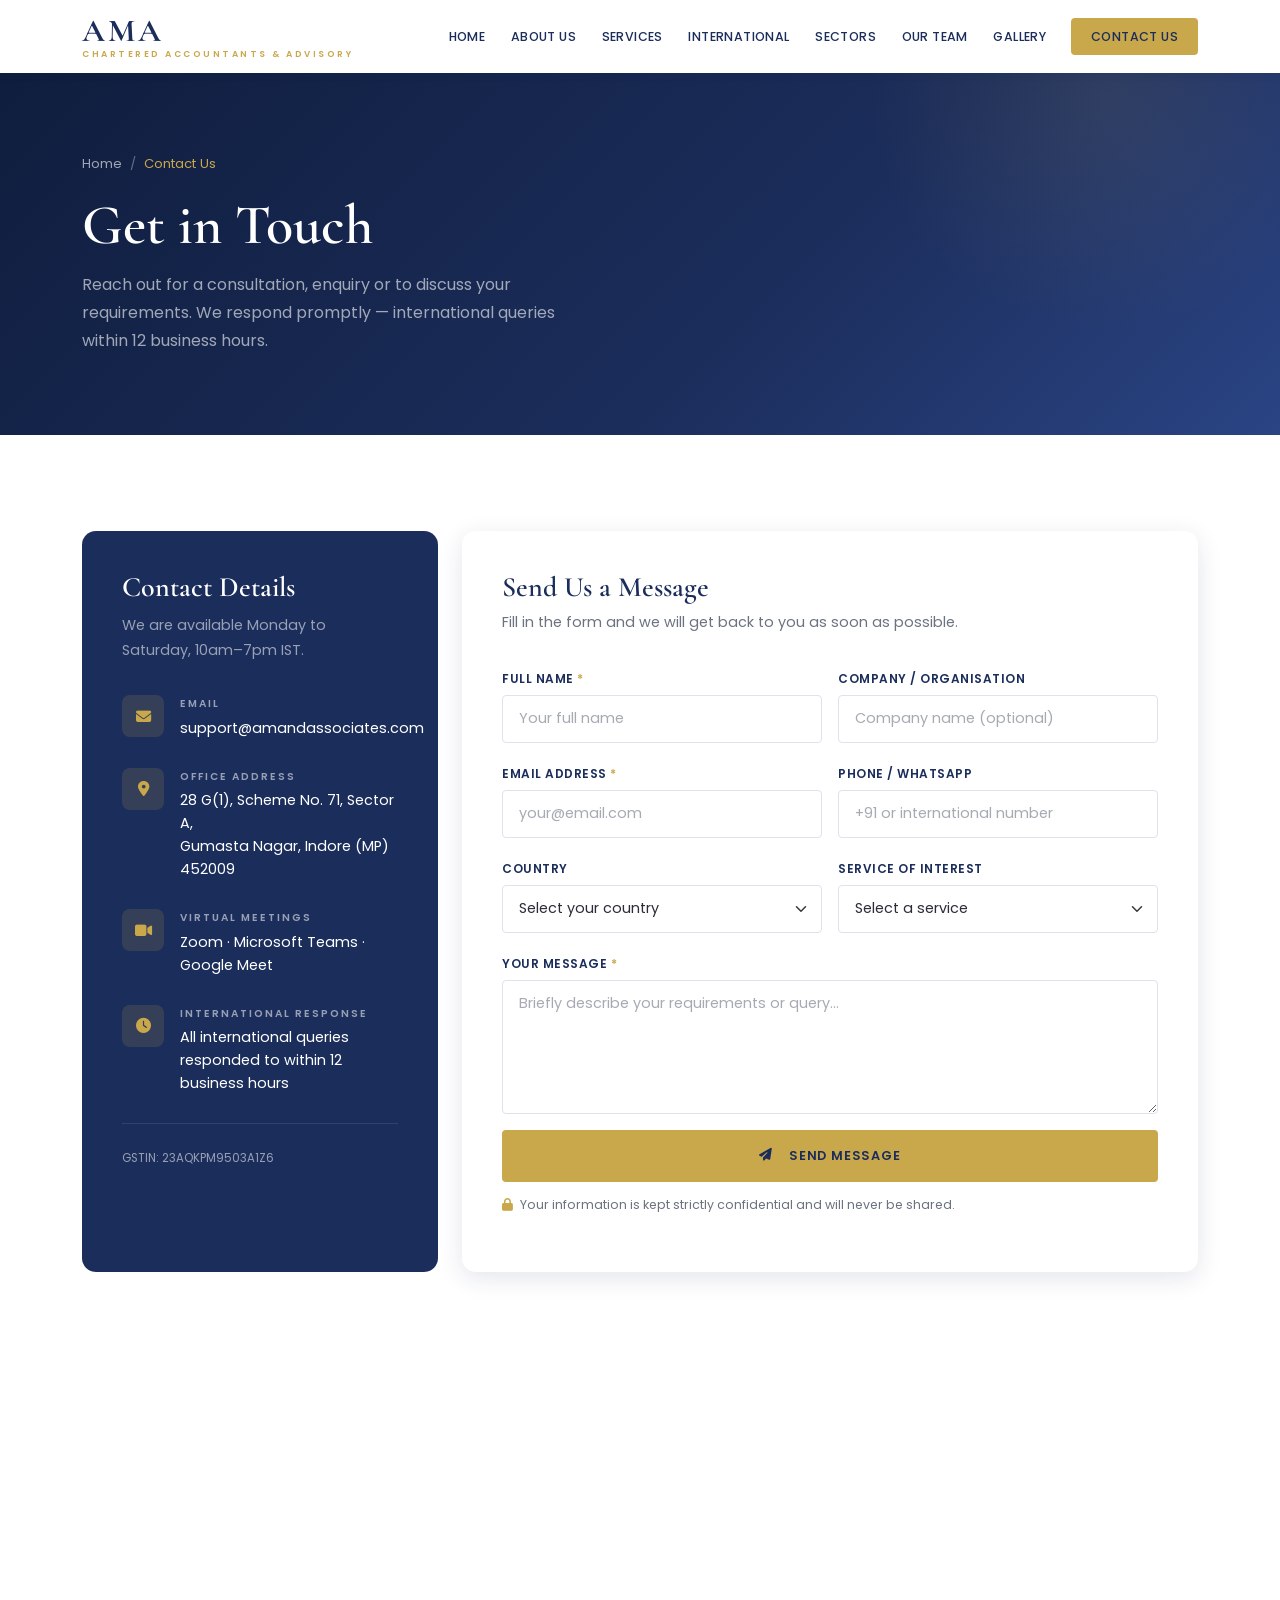
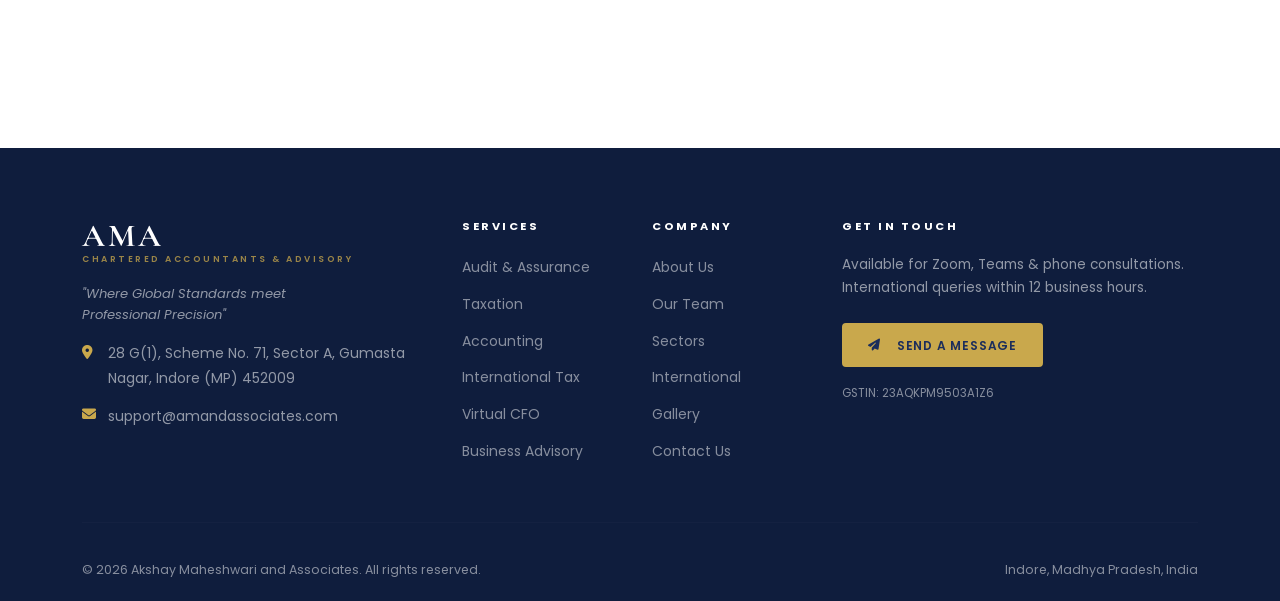
<file: src/contact.html>
<!DOCTYPE html>
<html lang="en">
<head>
  <meta charset="UTF-8" />
  <meta name="viewport" content="width=device-width, initial-scale=1.0" />
  <meta name="description" content="Contact AMA — Akshay Maheshwari and Associates. Phone, email, office address in Indore. Schedule a consultation with India's leading CA firm." />
  <title>Contact Us — AMA | Akshay Maheshwari &amp; Associates</title>
  <link rel="preconnect" href="https://fonts.googleapis.com" />
  <link rel="preconnect" href="https://fonts.gstatic.com" crossorigin />
  <link href="https://fonts.googleapis.com/css2?family=Cormorant+Garamond:ital,wght@0,400;0,600;0,700;1,400;1,600&family=Poppins:wght@300;400;500;600&display=swap" rel="stylesheet" />
  <link href="https://cdn.jsdelivr.net/npm/bootstrap@5.3.3/dist/css/bootstrap.min.css" rel="stylesheet" />
  <link href="https://cdnjs.cloudflare.com/ajax/libs/font-awesome/6.5.0/css/all.min.css" rel="stylesheet" />
  <link href="css/style.css" rel="stylesheet" />
</head>
<body>

  <!-- NAV -->
  <nav class="navbar navbar-ama navbar-expand-lg" aria-label="Main Navigation">
    <div class="container">
      <a class="navbar-brand" href="index.html">
        <div class="logo-text">
          <span class="logo-ama">AMA</span>
          <span class="logo-sub">Chartered Accountants &amp; Advisory</span>
        </div>
      </a>
      <button class="navbar-toggler" type="button" data-bs-toggle="collapse" data-bs-target="#navMain" aria-controls="navMain" aria-expanded="false" aria-label="Toggle navigation">
        <div class="hamburger-icon"><span></span><span></span><span></span></div>
      </button>
      <div class="collapse navbar-collapse" id="navMain">
        <ul class="navbar-nav ms-auto align-items-lg-center">
          <li class="nav-item"><a class="nav-link" href="index.html">Home</a></li>
          <li class="nav-item"><a class="nav-link" href="about.html">About Us</a></li>
          <li class="nav-item"><a class="nav-link" href="services.html">Services</a></li>
          <li class="nav-item"><a class="nav-link" href="international.html">International</a></li>
          <li class="nav-item"><a class="nav-link" href="sectors.html">Sectors</a></li>
          <li class="nav-item"><a class="nav-link" href="team.html">Our Team</a></li>
          <li class="nav-item"><a class="nav-link" href="gallery.html">Gallery</a></li>
          <li class="nav-item nav-cta"><a class="nav-link" href="contact.html">Contact Us</a></li>
        </ul>
      </div>
    </div>
  </nav>

  <!-- PAGE HERO -->
  <section class="page-hero">
    <div class="container">
      <nav aria-label="breadcrumb" class="mb-3">
        <ol class="breadcrumb">
          <li class="breadcrumb-item"><a href="index.html">Home</a></li>
          <li class="breadcrumb-item active">Contact Us</li>
        </ol>
      </nav>
      <h1>Get in Touch</h1>
      <p style="color:rgba(255,255,255,0.6); font-size:1rem; max-width:520px; margin-top:0.75rem;">
        Reach out for a consultation, enquiry or to discuss your requirements.
        We respond promptly — international queries within 12 business hours.
      </p>
    </div>
  </section>

  <!-- CONTACT MAIN -->
  <section class="section-pad">
    <div class="container">
      <div class="row g-4 align-items-stretch">

        <!-- Contact Info Panel -->
        <div class="col-lg-4 fade-up">
          <div class="contact-info-panel">
            <h3>Contact Details</h3>
            <p class="c-lead">We are available Monday to Saturday, 10am–7pm IST.</p>

            <div class="c-item">
              <div class="c-ico"><i class="fas fa-envelope"></i></div>
              <div>
                <span class="c-label">Email</span>
                <p><a href="mailto:support@amandassociates.com">support@amandassociates.com</a></p>
              </div>
            </div>

            <div class="c-item">
              <div class="c-ico"><i class="fas fa-location-dot"></i></div>
              <div>
                <span class="c-label">Office Address</span>
                <p>28 G(1), Scheme No. 71, Sector A,<br>Gumasta Nagar, Indore (MP) 452009</p>
              </div>
            </div>

            <div class="c-item">
              <div class="c-ico"><i class="fas fa-video"></i></div>
              <div>
                <span class="c-label">Virtual Meetings</span>
                <p>Zoom · Microsoft Teams · Google Meet</p>
              </div>
            </div>

            <div class="c-item">
              <div class="c-ico"><i class="fas fa-clock"></i></div>
              <div>
                <span class="c-label">International Response</span>
                <p>All international queries responded to within 12 business hours</p>
              </div>
            </div>

            <div style="margin-top:1.5rem; padding-top:1.5rem; border-top:1px solid rgba(255,255,255,0.1);">
              <p style="font-size:0.72rem; color:rgba(255,255,255,0.55);">GSTIN: 23AQKPM9503A1Z6</p>
            </div>
          </div>
        </div>

        <!-- Contact Form Panel -->
        <div class="col-lg-8 fade-up" data-delay="150">
          <div class="contact-form-panel">
            <h3>Send Us a Message</h3>
            <p class="f-lead">Fill in the form and we will get back to you as soon as possible.</p>

            <!--
              FORMSPREE SETUP (one-time, 5 minutes):
              1. Go to https://formspree.io and sign up (free)
              2. Create a new form — it will give you a Form ID like "xyzabcde"
              3. Replace "YOUR_FORM_ID" below with that ID
              4. Save, commit to GitHub — done. Submissions will arrive in your email.
            -->
            <form id="contactForm" action="https://formspree.io/f/xdajqyow" method="POST" novalidate>

              <div class="row g-3">

                <div class="col-md-6">
                  <label for="name" class="form-label">Full Name <span style="color:var(--gold);">*</span></label>
                  <input type="text" id="name" name="name" class="form-control"
                         placeholder="Your full name" required autocomplete="name" />
                </div>

                <div class="col-md-6">
                  <label for="company" class="form-label">Company / Organisation</label>
                  <input type="text" id="company" name="company" class="form-control"
                         placeholder="Company name (optional)" autocomplete="organization" />
                </div>

                <div class="col-md-6">
                  <label for="email" class="form-label">Email Address <span style="color:var(--gold);">*</span></label>
                  <input type="email" id="email" name="email" class="form-control"
                         placeholder="your@email.com" required autocomplete="email" />
                </div>
                
                <div class="col-md-6">
                  <label for="phone" class="form-label">Phone / WhatsApp</label>
                  <input type="tel" id="phone" name="phone" class="form-control"
                         placeholder="+91 or international number" autocomplete="tel" />
                </div>

                <div class="col-md-6">
                  <label for="country" class="form-label">Country</label>
                  <select id="country" name="country" class="form-select">
                    <option value="">Select your country</option>
                    <option>India</option>
                    <option>United States</option>
                    <option>United Arab Emirates</option>
                    <option>United Kingdom</option>
                    <option>Singapore</option>
                    <option>Canada</option>
                    <option>Australia</option>
                    <option>Other</option>
                  </select>
                </div>

                <div class="col-md-6">
                  <label for="service" class="form-label">Service of Interest</label>
                  <select id="service" name="service" class="form-select">
                    <option value="">Select a service</option>
                    <option>Audit &amp; Assurance</option>
                    <option>International Taxation &amp; FEMA</option>
                    <option>Accounting &amp; Bookkeeping</option>
                    <option>Direct &amp; Indirect Taxation (GST / IT)</option>
                    <option>Virtual CFO &amp; MIS</option>
                    <option>Business Advisory</option>
                    <option>Corporate Law &amp; Compliance</option>
                    <option>Payroll &amp; Financial Controls</option>
                    <option>India Entry Advisory</option>
                    <option>Multiple / General Enquiry</option>
                  </select>
                </div>

                <div class="col-12">
                  <label for="message" class="form-label">Your Message <span style="color:var(--gold);">*</span></label>
                  <textarea id="message" name="message" class="form-control" rows="5"
                            placeholder="Briefly describe your requirements or query…" required></textarea>
                </div>

                <!-- Honeypot anti-spam field — hidden from real users -->
                <input type="text" name="_gotcha" style="display:none" tabindex="-1" autocomplete="off" />

                <!-- Redirect after successful submit (optional) -->
                <input type="hidden" name="_next" value="https://yourdomain.com/contact.html?sent=1" />

                <div class="col-12">
                  <button type="submit" class="btn-ama btn-ama-gold w-100" style="justify-content:center;">
                    <i class="fas fa-paper-plane me-2"></i> Send Message
                  </button>
                  <p style="font-size:0.78rem; color:var(--text-muted); margin-top:0.75rem;">
                    <i class="fas fa-lock me-1" style="color:var(--gold);"></i>
                    Your information is kept strictly confidential and will never be shared.
                  </p>
                </div>

              </div>
            </form>
          </div>
        </div>

      </div>
    </div>
  </section>

  <!-- MAP -->
  <section>
    <div class="container-fluid px-0">
      <!--
        Google Maps embed — no API key required for basic embed.
        To update the location, go to Google Maps, search the address,
        click Share > Embed a map, and paste the new <iframe> src here.
      -->
      <iframe
        class="map-embed"
        src="https://www.google.com/maps/embed?pb=!1m18!1m12!1m3!1d3679.6565773959456!2d75.85731687500001!3d22.694696!2m3!1f0!2f0!3f0!3m2!1i1024!2i768!4f13.1!3m3!1m2!1s0x3962fd3e5c59d1b7%3A0x0!2sScheme+No.+71%2C+Gumasta+Nagar%2C+Indore%2C+Madhya+Pradesh+452009!5e0!3m2!1sen!2sin!4v1700000000000"
        width="100%"
        height="420"
        style="border:0;"
        allowfullscreen=""
        loading="lazy"
        referrerpolicy="no-referrer-when-downgrade"
        title="AMA Office Location — Gumasta Nagar, Indore"
        aria-label="Google Map showing AMA office in Gumasta Nagar, Indore">
      </iframe>
    </div>
  </section>

  <!-- FOOTER -->
  <footer class="site-footer">
    <div class="container">
      <div class="row gy-4">
        <div class="col-lg-4 col-md-6">
          <div class="footer-brand logo-text"><span class="logo-ama">AMA</span><span class="logo-sub">Chartered Accountants &amp; Advisory</span></div>
          <p class="footer-tagline mt-2">"Where Global Standards meet Professional Precision"</p>
          <ul class="footer-contact-list mt-3">
            <li><i class="fas fa-location-dot"></i> 28 G(1), Scheme No. 71, Sector A, Gumasta Nagar, Indore (MP) 452009</li>
            <li><i class="fas fa-envelope"></i> <a href="mailto:support@amandassociates.com">support@amandassociates.com</a></li>
          </ul>
        </div>
        <div class="col-lg-2 col-md-3 col-6">
          <h5>Services</h5>
          <ul class="footer-nav-links">
            <li><a href="services.html#audit">Audit &amp; Assurance</a></li>
            <li><a href="services.html#taxation">Taxation</a></li>
            <li><a href="services.html#accounting">Accounting</a></li>
            <li><a href="services.html#international">International Tax</a></li>
            <li><a href="services.html#vcfo">Virtual CFO</a></li>
            <li><a href="services.html#advisory">Business Advisory</a></li>
          </ul>
        </div>
        <div class="col-lg-2 col-md-3 col-6">
          <h5>Company</h5>
          <ul class="footer-nav-links">
            <li><a href="about.html">About Us</a></li>
            <li><a href="team.html">Our Team</a></li>
            <li><a href="sectors.html">Sectors</a></li>
            <li><a href="international.html">International</a></li>
            <li><a href="gallery.html">Gallery</a></li>
            <li><a href="contact.html">Contact Us</a></li>
          </ul>
        </div>
        <div class="col-lg-4 col-md-6">
          <h5>Get in Touch</h5>
          <p style="font-size:0.85rem; color:rgba(255,255,255,0.55); line-height:1.7;">Available for Zoom, Teams &amp; phone consultations.<br>International queries within 12 business hours.</p>
          <a href="contact.html" class="btn-ama btn-ama-gold mt-2" style="font-size:0.75rem; padding:0.6rem 1.5rem;"><i class="fas fa-paper-plane me-2"></i> Send a Message</a>
          <p class="mt-3" style="font-size:0.72rem; color:rgba(255,255,255,0.5);">GSTIN: 23AQKPM9503A1Z6</p>
        </div>
      </div>
      <hr class="footer-divider" />
      <div class="footer-bottom">
        <p>&copy; 2026 Akshay Maheshwari and Associates. All rights reserved.</p>
        <p>Indore, Madhya Pradesh, India</p>
      </div>
    </div>
  </footer>

  <button id="scrollTop" aria-label="Scroll to top"><i class="fas fa-chevron-up"></i></button>
  <script src="https://cdn.jsdelivr.net/npm/bootstrap@5.3.3/dist/js/bootstrap.bundle.min.js"></script>
  <script src="js/main.js"></script>
</body>
</html>
</file>
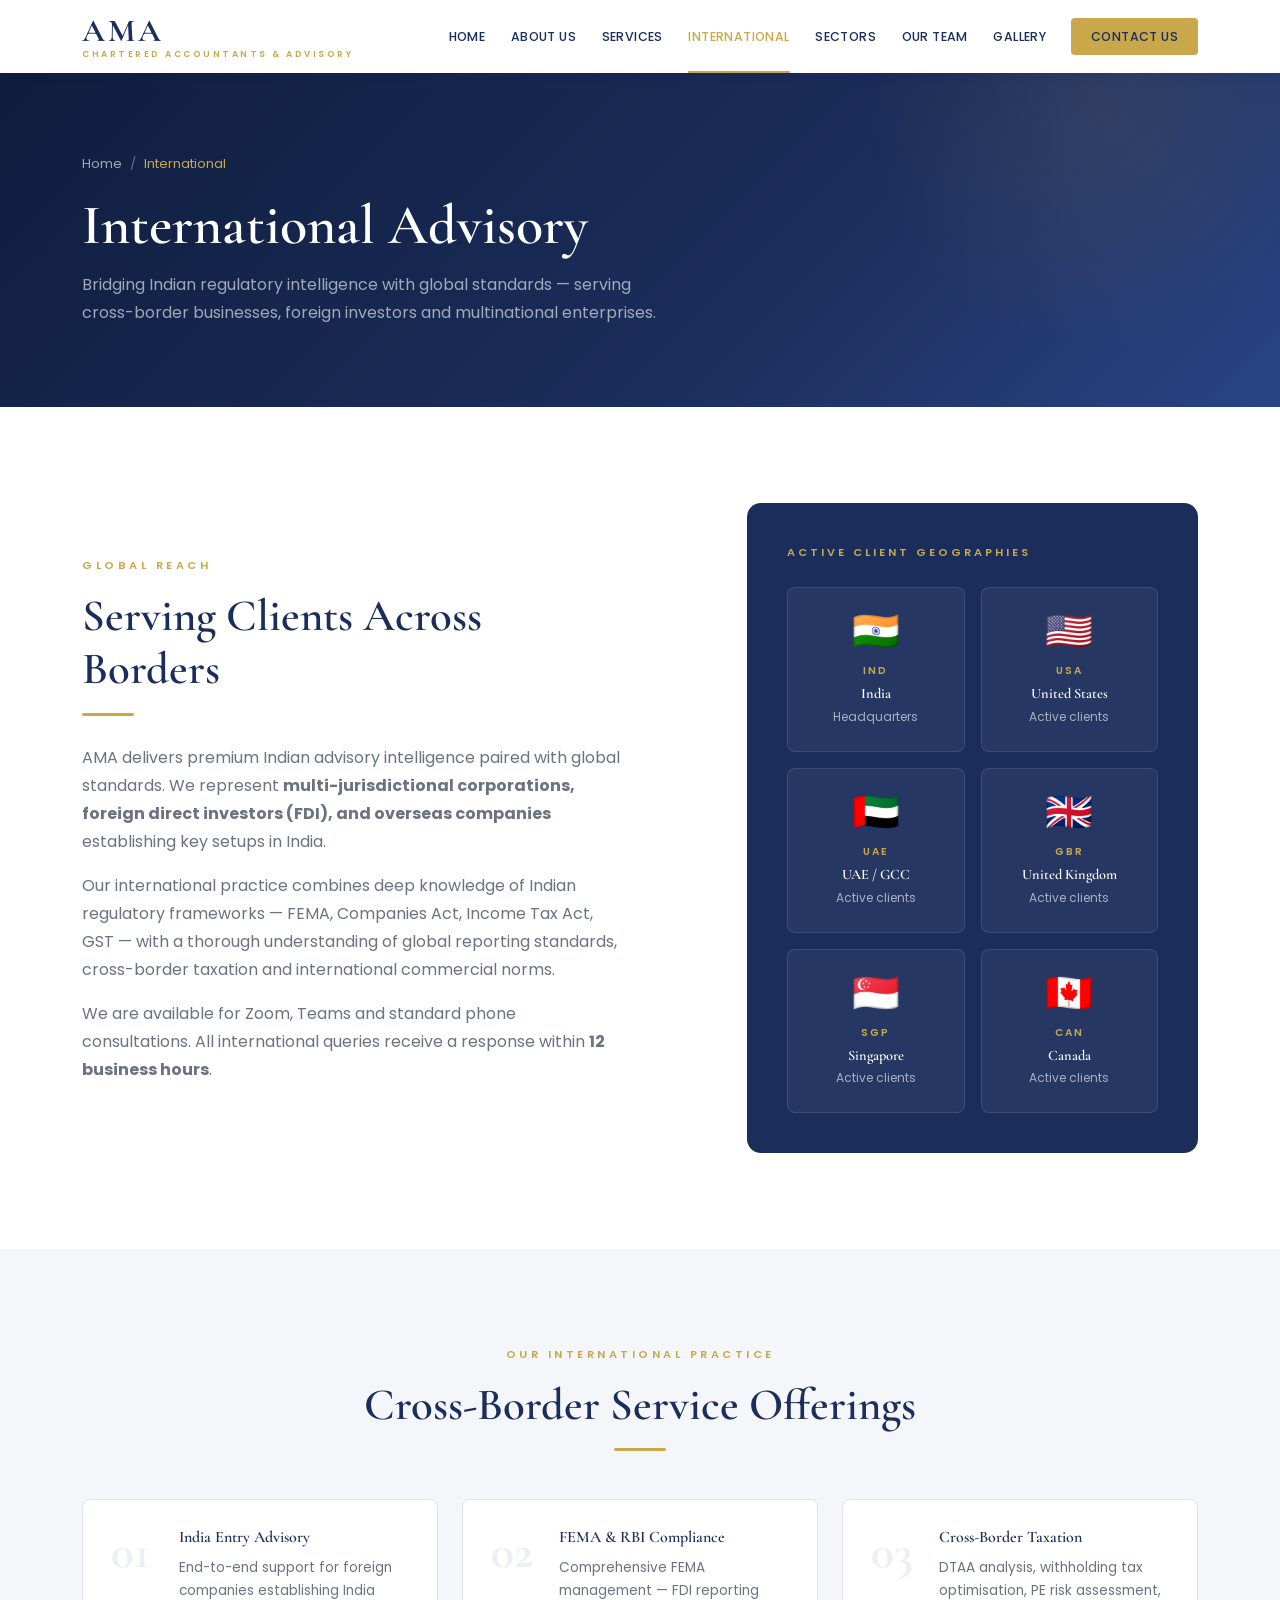
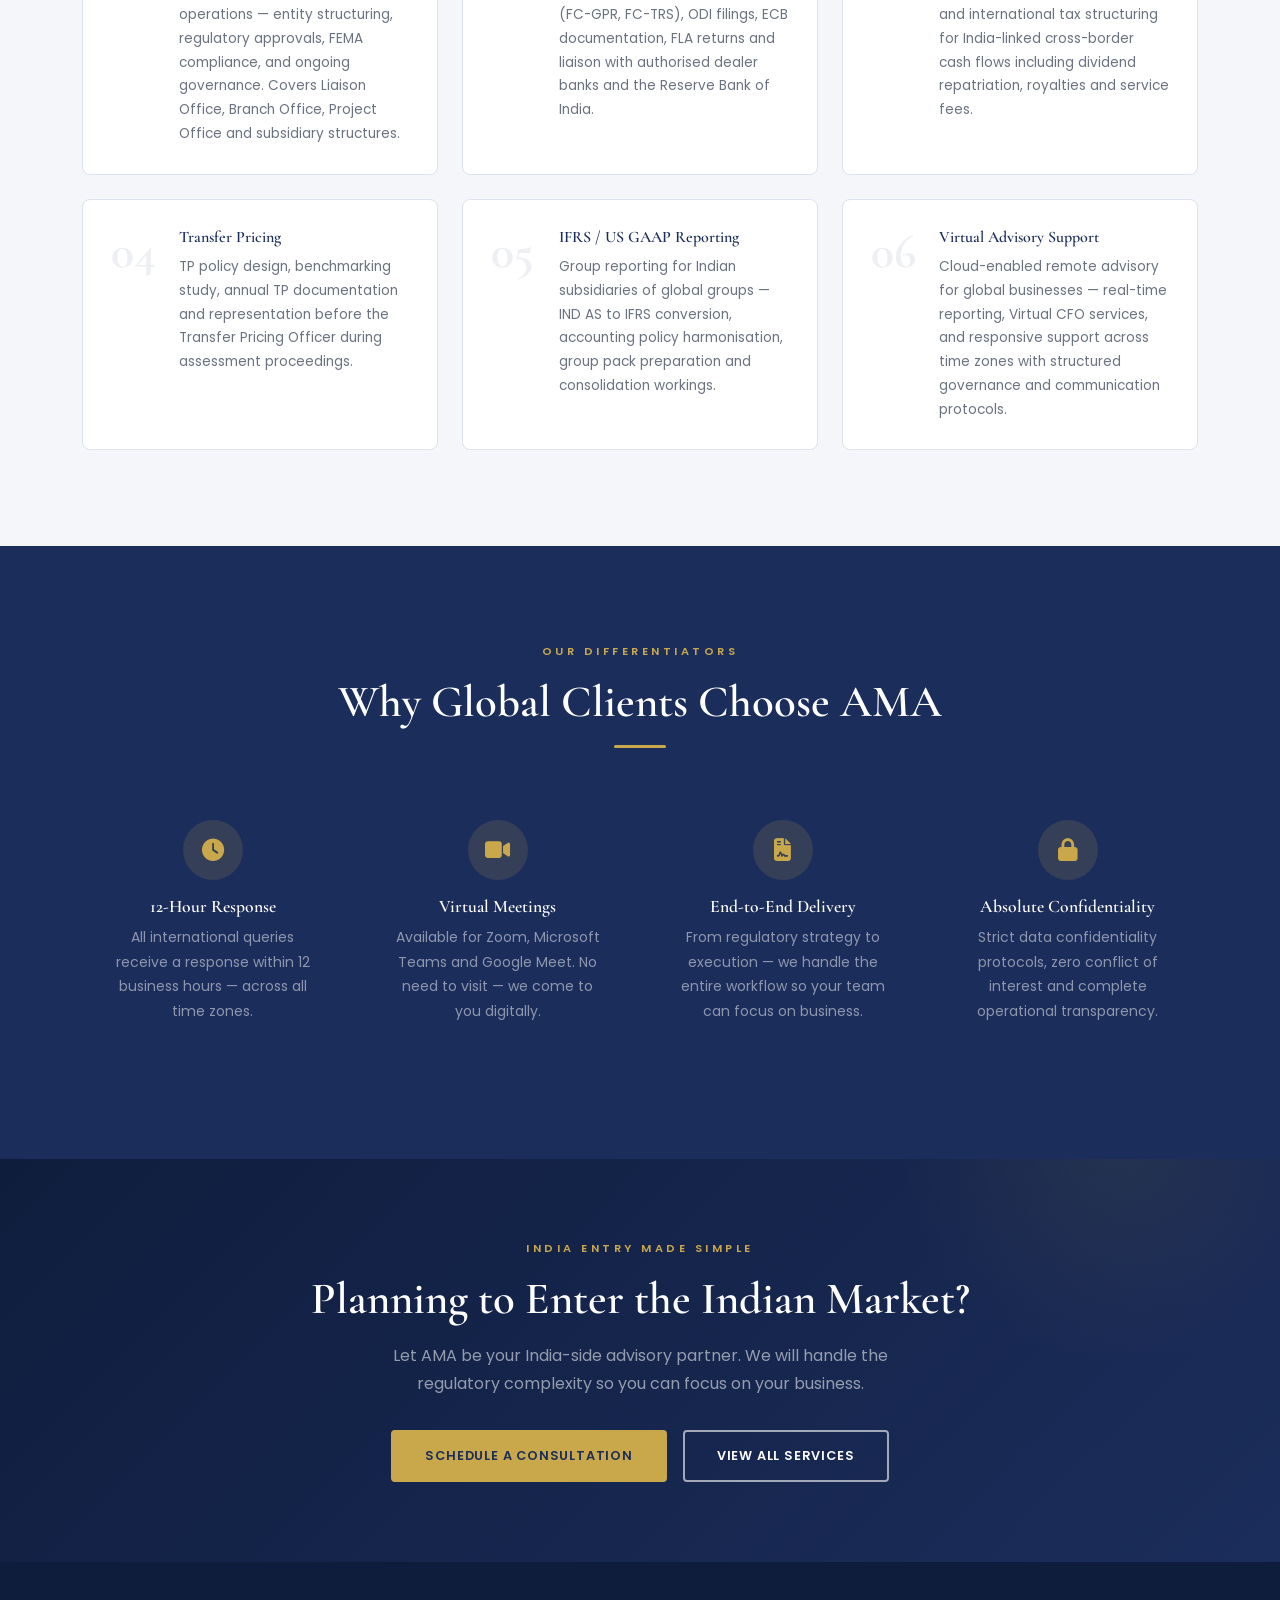
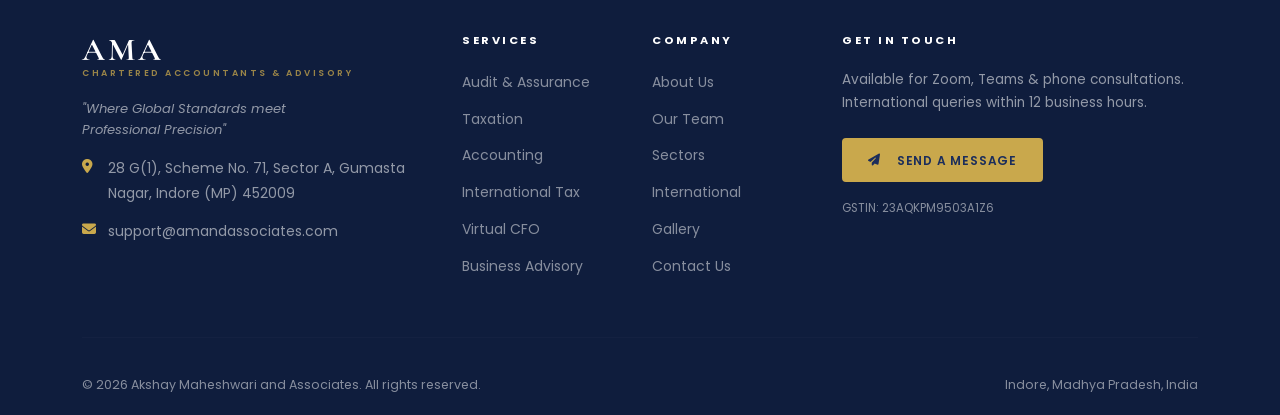
<file: src/international.html>
<!DOCTYPE html>
<html lang="en">
<head>
  <meta charset="UTF-8" />
  <meta name="viewport" content="width=device-width, initial-scale=1.0" />
  <meta name="description" content="AMA International Advisory — India-entry structuring, FDI, FEMA, DTAA, transfer pricing and cross-border taxation. Serving clients in USA, UAE, UK, Singapore, Canada." />
  <title>International Advisory — AMA | Akshay Maheshwari &amp; Associates</title>
  <link rel="preconnect" href="https://fonts.googleapis.com" />
  <link rel="preconnect" href="https://fonts.gstatic.com" crossorigin />
  <link href="https://fonts.googleapis.com/css2?family=Cormorant+Garamond:ital,wght@0,400;0,600;0,700;1,400;1,600&family=Poppins:wght@300;400;500;600&display=swap" rel="stylesheet" />
  <link href="https://cdn.jsdelivr.net/npm/bootstrap@5.3.3/dist/css/bootstrap.min.css" rel="stylesheet" />
  <link href="https://cdnjs.cloudflare.com/ajax/libs/font-awesome/6.5.0/css/all.min.css" rel="stylesheet" />
  <link href="css/style.css" rel="stylesheet" />
</head>
<body>

  <!-- NAV -->
  <nav class="navbar navbar-ama navbar-expand-lg" aria-label="Main Navigation">
    <div class="container">
      <a class="navbar-brand" href="index.html">
        <div class="logo-text">
          <span class="logo-ama">AMA</span>
          <span class="logo-sub">Chartered Accountants &amp; Advisory</span>
        </div>
      </a>
      <button class="navbar-toggler" type="button" data-bs-toggle="collapse" data-bs-target="#navMain" aria-controls="navMain" aria-expanded="false" aria-label="Toggle navigation">
        <div class="hamburger-icon"><span></span><span></span><span></span></div>
      </button>
      <div class="collapse navbar-collapse" id="navMain">
        <ul class="navbar-nav ms-auto align-items-lg-center">
          <li class="nav-item"><a class="nav-link" href="index.html">Home</a></li>
          <li class="nav-item"><a class="nav-link" href="about.html">About Us</a></li>
          <li class="nav-item"><a class="nav-link" href="services.html">Services</a></li>
          <li class="nav-item"><a class="nav-link" href="international.html">International</a></li>
          <li class="nav-item"><a class="nav-link" href="sectors.html">Sectors</a></li>
          <li class="nav-item"><a class="nav-link" href="team.html">Our Team</a></li>
          <li class="nav-item"><a class="nav-link" href="gallery.html">Gallery</a></li>
          <li class="nav-item nav-cta"><a class="nav-link" href="contact.html">Contact Us</a></li>
        </ul>
      </div>
    </div>
  </nav>

  <!-- PAGE HERO -->
  <section class="page-hero">
    <div class="container">
      <nav aria-label="breadcrumb" class="mb-3">
        <ol class="breadcrumb">
          <li class="breadcrumb-item"><a href="index.html">Home</a></li>
          <li class="breadcrumb-item active">International</li>
        </ol>
      </nav>
      <h1>International Advisory</h1>
      <p style="color:rgba(255,255,255,0.6); font-size:1rem; max-width:580px; margin-top:0.75rem;">
        Bridging Indian regulatory intelligence with global standards — serving cross-border businesses,
        foreign investors and multinational enterprises.
      </p>
    </div>
  </section>

  <!-- INTRO -->
  <section class="section-pad">
    <div class="container">
      <div class="row align-items-center gy-5">
        <div class="col-lg-6 fade-up">
          <span class="section-label">Global Reach</span>
          <h2 class="section-title">Serving Clients Across Borders</h2>
          <div class="divider"></div>
          <p>
            AMA delivers premium Indian advisory intelligence paired with global standards. We represent
            <strong>multi-jurisdictional corporations, foreign direct investors (FDI), and overseas companies</strong>
            establishing key setups in India.
          </p>
          <p class="mt-3">
            Our international practice combines deep knowledge of Indian regulatory frameworks —
            FEMA, Companies Act, Income Tax Act, GST — with a thorough understanding of global
            reporting standards, cross-border taxation and international commercial norms.
          </p>
          <p class="mt-3">
            We are available for Zoom, Teams and standard phone consultations. All international queries
            receive a response within <strong>12 business hours</strong>.
          </p>
        </div>
        <div class="col-lg-5 offset-lg-1 fade-up" data-delay="150">
          <div style="background:var(--primary); border-radius:var(--radius-lg); padding:2.5rem;">
            <div style="font-size:0.7rem; letter-spacing:3px; text-transform:uppercase; color:var(--gold); font-weight:600; margin-bottom:1.5rem;">Active Client Geographies</div>
            <div class="row g-3">
              <div class="col-6"><div class="geo-card"><div class="geo-flag">🇮🇳</div><span class="geo-code">IND</span><h5>India</h5><p>Headquarters</p></div></div>
              <div class="col-6"><div class="geo-card"><div class="geo-flag">🇺🇸</div><span class="geo-code">USA</span><h5>United States</h5><p>Active clients</p></div></div>
              <div class="col-6"><div class="geo-card"><div class="geo-flag">🇦🇪</div><span class="geo-code">UAE</span><h5>UAE / GCC</h5><p>Active clients</p></div></div>
              <div class="col-6"><div class="geo-card"><div class="geo-flag">🇬🇧</div><span class="geo-code">GBR</span><h5>United Kingdom</h5><p>Active clients</p></div></div>
              <div class="col-6"><div class="geo-card"><div class="geo-flag">🇸🇬</div><span class="geo-code">SGP</span><h5>Singapore</h5><p>Active clients</p></div></div>
              <div class="col-6"><div class="geo-card"><div class="geo-flag">🇨🇦</div><span class="geo-code">CAN</span><h5>Canada</h5><p>Active clients</p></div></div>
            </div>
          </div>
        </div>
      </div>
    </div>
  </section>

  <!-- INTERNATIONAL SERVICES -->
  <section class="section-pad bg-light-ama">
    <div class="container">
      <div class="text-center mb-5">
        <span class="section-label fade-up">Our International Practice</span>
        <h2 class="section-title fade-up" data-delay="100">Cross-Border Service Offerings</h2>
        <div class="divider divider-center fade-up" data-delay="150"></div>
      </div>

      <div class="row g-4">
        <div class="col-md-6 col-lg-4 fade-up">
          <div class="intl-svc-card">
            <div class="intl-num">01</div>
            <div>
              <h4>India Entry Advisory</h4>
              <p>End-to-end support for foreign companies establishing India operations — entity structuring, regulatory approvals, FEMA compliance, and ongoing governance. Covers Liaison Office, Branch Office, Project Office and subsidiary structures.</p>
            </div>
          </div>
        </div>
        <div class="col-md-6 col-lg-4 fade-up" data-delay="100">
          <div class="intl-svc-card">
            <div class="intl-num">02</div>
            <div>
              <h4>FEMA &amp; RBI Compliance</h4>
              <p>Comprehensive FEMA management — FDI reporting (FC-GPR, FC-TRS), ODI filings, ECB documentation, FLA returns and liaison with authorised dealer banks and the Reserve Bank of India.</p>
            </div>
          </div>
        </div>
        <div class="col-md-6 col-lg-4 fade-up" data-delay="200">
          <div class="intl-svc-card">
            <div class="intl-num">03</div>
            <div>
              <h4>Cross-Border Taxation</h4>
              <p>DTAA analysis, withholding tax optimisation, PE risk assessment, and international tax structuring for India-linked cross-border cash flows including dividend repatriation, royalties and service fees.</p>
            </div>
          </div>
        </div>
        <div class="col-md-6 col-lg-4 fade-up">
          <div class="intl-svc-card">
            <div class="intl-num">04</div>
            <div>
              <h4>Transfer Pricing</h4>
              <p>TP policy design, benchmarking study, annual TP documentation and representation before the Transfer Pricing Officer during assessment proceedings.</p>
            </div>
          </div>
        </div>
        <div class="col-md-6 col-lg-4 fade-up" data-delay="100">
          <div class="intl-svc-card">
            <div class="intl-num">05</div>
            <div>
              <h4>IFRS / US GAAP Reporting</h4>
              <p>Group reporting for Indian subsidiaries of global groups — IND AS to IFRS conversion, accounting policy harmonisation, group pack preparation and consolidation workings.</p>
            </div>
          </div>
        </div>
        <div class="col-md-6 col-lg-4 fade-up" data-delay="200">
          <div class="intl-svc-card">
            <div class="intl-num">06</div>
            <div>
              <h4>Virtual Advisory Support</h4>
              <p>Cloud-enabled remote advisory for global businesses — real-time reporting, Virtual CFO services, and responsive support across time zones with structured governance and communication protocols.</p>
            </div>
          </div>
        </div>
      </div>
    </div>
  </section>

  <!-- WHY AMA FOR INTERNATIONAL -->
  <section class="section-pad" style="background:var(--primary);">
    <div class="container">
      <div class="text-center mb-5">
        <span class="section-label fade-up">Our Differentiators</span>
        <h2 class="section-title fade-up" data-delay="100" style="color:#fff;">Why Global Clients Choose AMA</h2>
        <div class="divider divider-center fade-up" data-delay="150"></div>
      </div>
      <div class="row g-4">
        <div class="col-md-6 col-lg-3 fade-up">
          <div style="text-align:center; padding:1.5rem;">
            <div style="width:60px; height:60px; background:var(--gold-muted); border-radius:50%; display:flex; align-items:center; justify-content:center; margin:0 auto 1rem; font-size:1.4rem; color:var(--gold);">
              <i class="fas fa-clock"></i>
            </div>
            <h4 style="color:#fff; font-size:1.1rem;">12-Hour Response</h4>
            <p style="color:rgba(255,255,255,0.5); font-size:0.875rem;">All international queries receive a response within 12 business hours — across all time zones.</p>
          </div>
        </div>
        <div class="col-md-6 col-lg-3 fade-up" data-delay="100">
          <div style="text-align:center; padding:1.5rem;">
            <div style="width:60px; height:60px; background:var(--gold-muted); border-radius:50%; display:flex; align-items:center; justify-content:center; margin:0 auto 1rem; font-size:1.4rem; color:var(--gold);">
              <i class="fas fa-video"></i>
            </div>
            <h4 style="color:#fff; font-size:1.1rem;">Virtual Meetings</h4>
            <p style="color:rgba(255,255,255,0.5); font-size:0.875rem;">Available for Zoom, Microsoft Teams and Google Meet. No need to visit — we come to you digitally.</p>
          </div>
        </div>
        <div class="col-md-6 col-lg-3 fade-up" data-delay="200">
          <div style="text-align:center; padding:1.5rem;">
            <div style="width:60px; height:60px; background:var(--gold-muted); border-radius:50%; display:flex; align-items:center; justify-content:center; margin:0 auto 1rem; font-size:1.4rem; color:var(--gold);">
              <i class="fas fa-file-contract"></i>
            </div>
            <h4 style="color:#fff; font-size:1.1rem;">End-to-End Delivery</h4>
            <p style="color:rgba(255,255,255,0.5); font-size:0.875rem;">From regulatory strategy to execution — we handle the entire workflow so your team can focus on business.</p>
          </div>
        </div>
        <div class="col-md-6 col-lg-3 fade-up" data-delay="300">
          <div style="text-align:center; padding:1.5rem;">
            <div style="width:60px; height:60px; background:var(--gold-muted); border-radius:50%; display:flex; align-items:center; justify-content:center; margin:0 auto 1rem; font-size:1.4rem; color:var(--gold);">
              <i class="fas fa-lock"></i>
            </div>
            <h4 style="color:#fff; font-size:1.1rem;">Absolute Confidentiality</h4>
            <p style="color:rgba(255,255,255,0.5); font-size:0.875rem;">Strict data confidentiality protocols, zero conflict of interest and complete operational transparency.</p>
          </div>
        </div>
      </div>
    </div>
  </section>

  <!-- CTA -->
  <section class="cta-section">
    <div class="container text-center position-relative" style="z-index:1;">
      <span class="section-label fade-up">India Entry Made Simple</span>
      <h2 class="section-title fade-up" data-delay="100" style="color:#fff;">
        Planning to Enter the Indian Market?
      </h2>
      <p class="fade-up" data-delay="200" style="color:rgba(255,255,255,0.55); max-width:500px; margin:0 auto 2rem;">
        Let AMA be your India-side advisory partner. We will handle the regulatory complexity
        so you can focus on your business.
      </p>
      <div class="d-flex justify-content-center gap-3 flex-wrap fade-up" data-delay="300">
        <a href="contact.html" class="btn-ama btn-ama-gold">Schedule a Consultation</a>
        <a href="services.html" class="btn-ama btn-ama-outline-white">View All Services</a>
      </div>
    </div>
  </section>

  <!-- FOOTER -->
  <footer class="site-footer">
    <div class="container">
      <div class="row gy-4">
        <div class="col-lg-4 col-md-6">
          <div class="footer-brand logo-text"><span class="logo-ama">AMA</span><span class="logo-sub">Chartered Accountants &amp; Advisory</span></div>
          <p class="footer-tagline mt-2">"Where Global Standards meet Professional Precision"</p>
          <ul class="footer-contact-list mt-3">
            <li><i class="fas fa-location-dot"></i> 28 G(1), Scheme No. 71, Sector A, Gumasta Nagar, Indore (MP) 452009</li>
            <li><i class="fas fa-envelope"></i> <a href="mailto:support@amandassociates.com">support@amandassociates.com</a></li>
          </ul>
        </div>
        <div class="col-lg-2 col-md-3 col-6">
          <h5>Services</h5>
          <ul class="footer-nav-links">
            <li><a href="services.html#audit">Audit &amp; Assurance</a></li>
            <li><a href="services.html#taxation">Taxation</a></li>
            <li><a href="services.html#accounting">Accounting</a></li>
            <li><a href="services.html#international">International Tax</a></li>
            <li><a href="services.html#vcfo">Virtual CFO</a></li>
            <li><a href="services.html#advisory">Business Advisory</a></li>
          </ul>
        </div>
        <div class="col-lg-2 col-md-3 col-6">
          <h5>Company</h5>
          <ul class="footer-nav-links">
            <li><a href="about.html">About Us</a></li>
            <li><a href="team.html">Our Team</a></li>
            <li><a href="sectors.html">Sectors</a></li>
            <li><a href="international.html">International</a></li>
            <li><a href="gallery.html">Gallery</a></li>
            <li><a href="contact.html">Contact Us</a></li>
          </ul>
        </div>
        <div class="col-lg-4 col-md-6">
          <h5>Get in Touch</h5>
          <p style="font-size:0.85rem; color:rgba(255,255,255,0.55); line-height:1.7;">Available for Zoom, Teams &amp; phone consultations.<br>International queries within 12 business hours.</p>
          <a href="contact.html" class="btn-ama btn-ama-gold mt-2" style="font-size:0.75rem; padding:0.6rem 1.5rem;"><i class="fas fa-paper-plane me-2"></i> Send a Message</a>
          <p class="mt-3" style="font-size:0.72rem; color:rgba(255,255,255,0.5);">GSTIN: 23AQKPM9503A1Z6</p>
        </div>
      </div>
      <hr class="footer-divider" />
      <div class="footer-bottom">
        <p>&copy; 2026 Akshay Maheshwari and Associates. All rights reserved.</p>
        <p>Indore, Madhya Pradesh, India</p>
      </div>
    </div>
  </footer>

  <button id="scrollTop" aria-label="Scroll to top"><i class="fas fa-chevron-up"></i></button>
  <script src="https://cdn.jsdelivr.net/npm/bootstrap@5.3.3/dist/js/bootstrap.bundle.min.js"></script>
  <script src="js/main.js"></script>
</body>
</html>
</file>
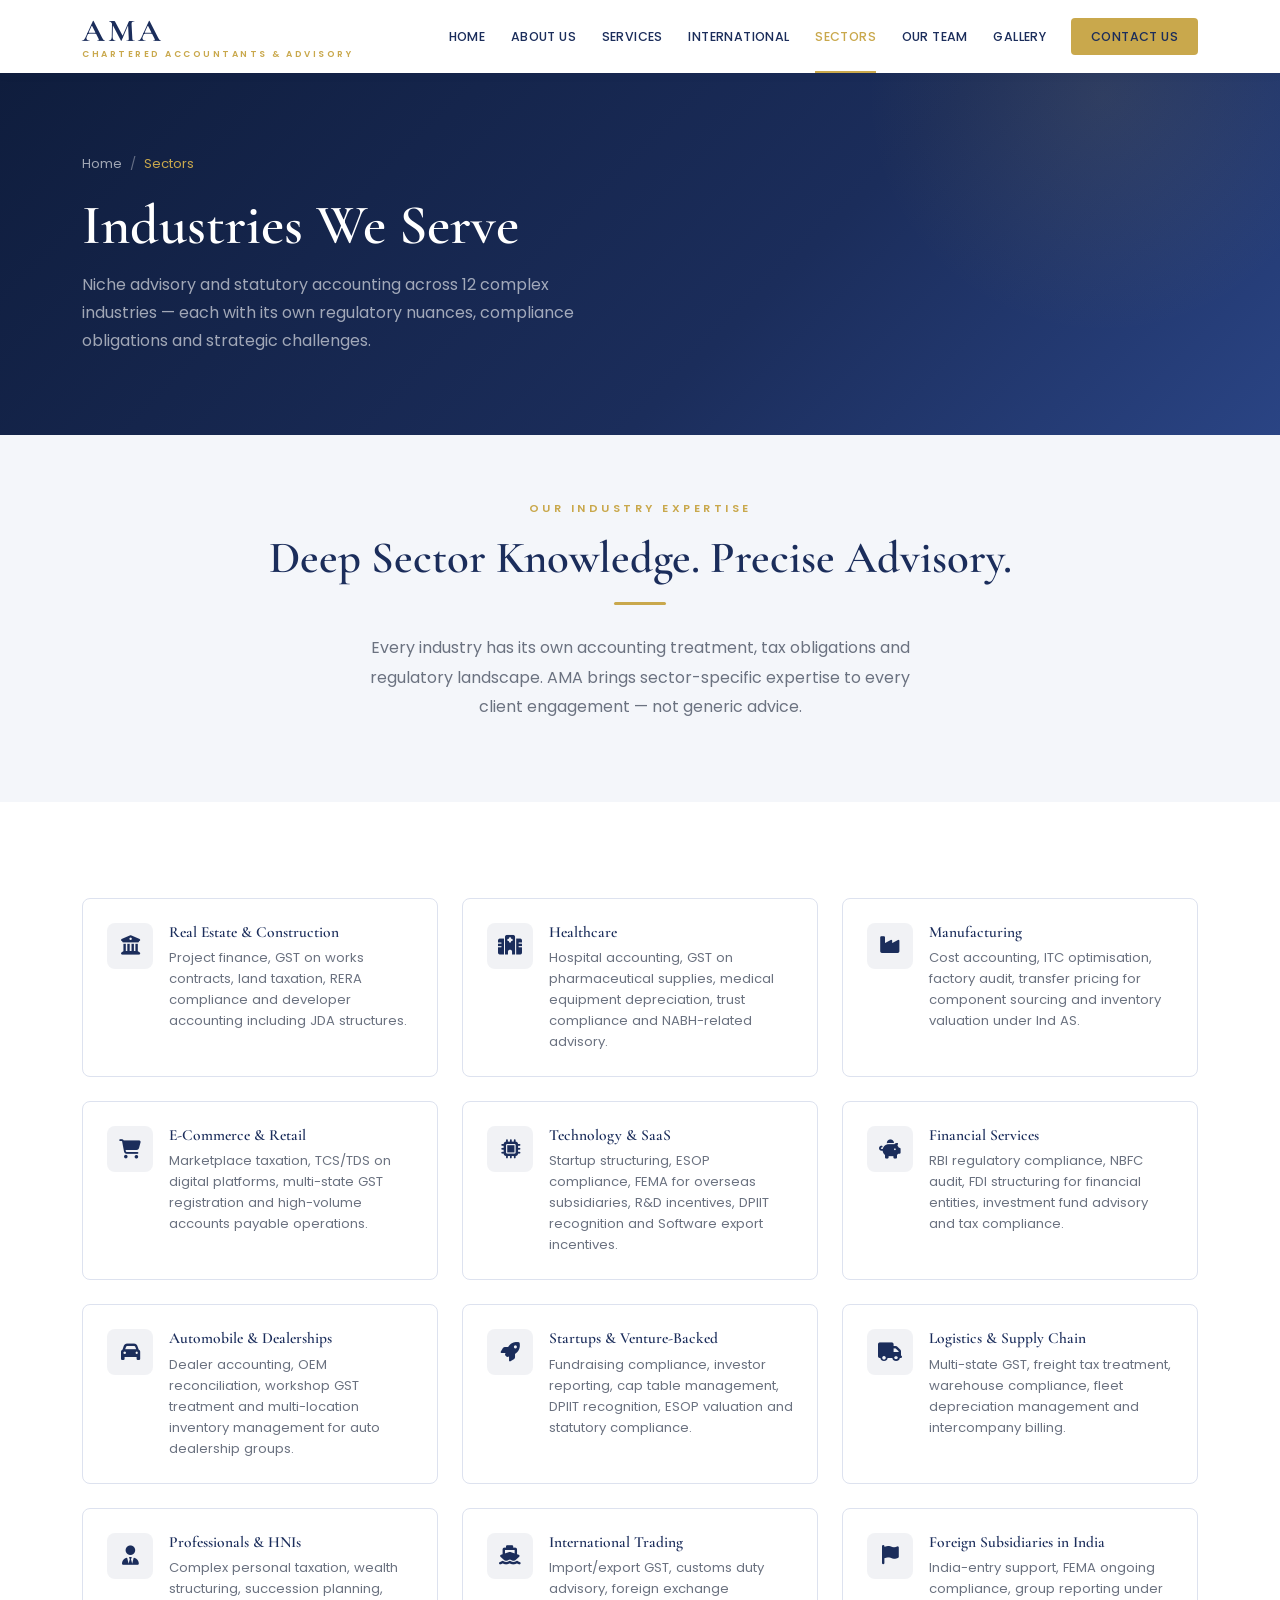
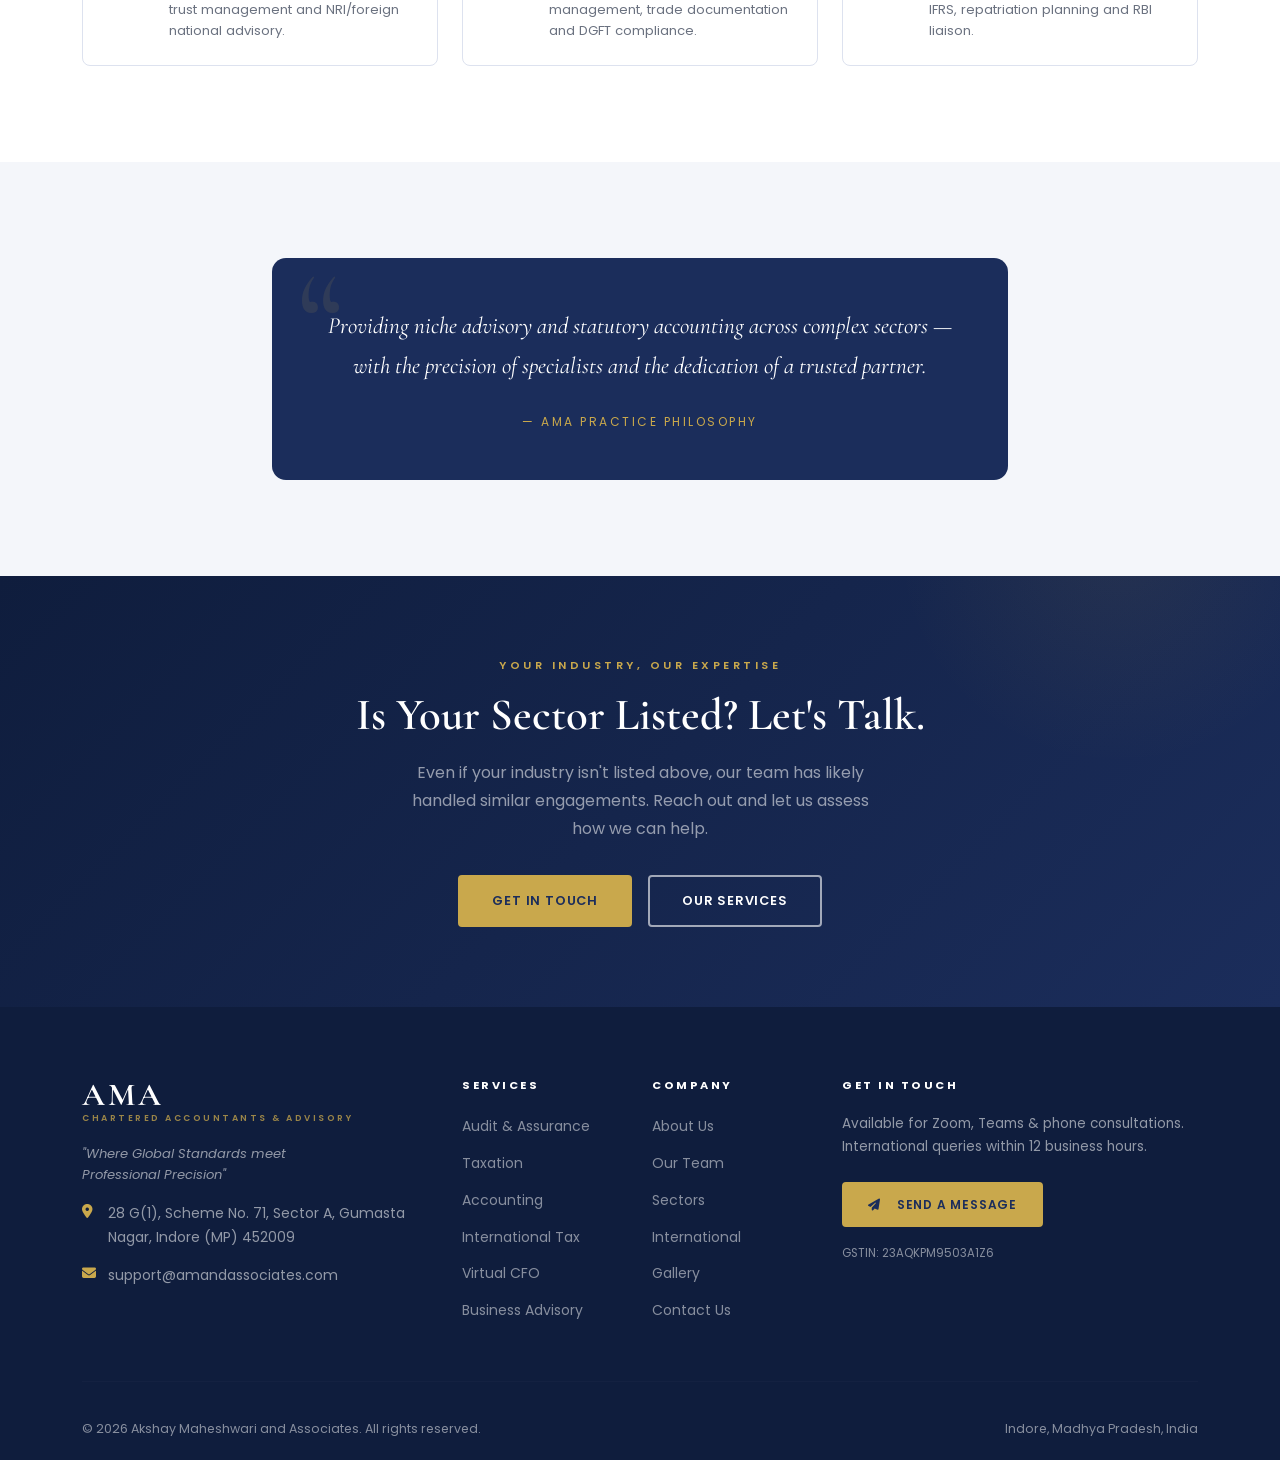
<file: src/sectors.html>
<!DOCTYPE html>
<html lang="en">
<head>
  <meta charset="UTF-8" />
  <meta name="viewport" content="width=device-width, initial-scale=1.0" />
  <meta name="description" content="Sectors served by AMA — Real Estate, Healthcare, Manufacturing, E-Commerce, Technology, Startups, Financial Services, Logistics, Foreign Subsidiaries and more." />
  <title>Sectors — AMA | Akshay Maheshwari &amp; Associates</title>
  <link rel="preconnect" href="https://fonts.googleapis.com" />
  <link rel="preconnect" href="https://fonts.gstatic.com" crossorigin />
  <link href="https://fonts.googleapis.com/css2?family=Cormorant+Garamond:ital,wght@0,400;0,600;0,700;1,400;1,600&family=Poppins:wght@300;400;500;600&display=swap" rel="stylesheet" />
  <link href="https://cdn.jsdelivr.net/npm/bootstrap@5.3.3/dist/css/bootstrap.min.css" rel="stylesheet" />
  <link href="https://cdnjs.cloudflare.com/ajax/libs/font-awesome/6.5.0/css/all.min.css" rel="stylesheet" />
  <link href="css/style.css" rel="stylesheet" />
</head>
<body>

  <!-- NAV -->
  <nav class="navbar navbar-ama navbar-expand-lg" aria-label="Main Navigation">
    <div class="container">
      <a class="navbar-brand" href="index.html">
        <div class="logo-text">
          <span class="logo-ama">AMA</span>
          <span class="logo-sub">Chartered Accountants &amp; Advisory</span>
        </div>
      </a>
      <button class="navbar-toggler" type="button" data-bs-toggle="collapse" data-bs-target="#navMain" aria-controls="navMain" aria-expanded="false" aria-label="Toggle navigation">
        <div class="hamburger-icon"><span></span><span></span><span></span></div>
      </button>
      <div class="collapse navbar-collapse" id="navMain">
        <ul class="navbar-nav ms-auto align-items-lg-center">
          <li class="nav-item"><a class="nav-link" href="index.html">Home</a></li>
          <li class="nav-item"><a class="nav-link" href="about.html">About Us</a></li>
          <li class="nav-item"><a class="nav-link" href="services.html">Services</a></li>
          <li class="nav-item"><a class="nav-link" href="international.html">International</a></li>
          <li class="nav-item"><a class="nav-link" href="sectors.html">Sectors</a></li>
          <li class="nav-item"><a class="nav-link" href="team.html">Our Team</a></li>
          <li class="nav-item"><a class="nav-link" href="gallery.html">Gallery</a></li>
          <li class="nav-item nav-cta"><a class="nav-link" href="contact.html">Contact Us</a></li>
        </ul>
      </div>
    </div>
  </nav>

  <!-- PAGE HERO -->
  <section class="page-hero">
    <div class="container">
      <nav aria-label="breadcrumb" class="mb-3">
        <ol class="breadcrumb">
          <li class="breadcrumb-item"><a href="index.html">Home</a></li>
          <li class="breadcrumb-item active">Sectors</li>
        </ol>
      </nav>
      <h1>Industries We Serve</h1>
      <p style="color:rgba(255,255,255,0.6); font-size:1rem; max-width:540px; margin-top:0.75rem;">
        Niche advisory and statutory accounting across 12 complex industries — each with its own
        regulatory nuances, compliance obligations and strategic challenges.
      </p>
    </div>
  </section>

  <!-- INTRO -->
  <section class="section-pad-sm bg-light-ama">
    <div class="container text-center fade-up">
      <span class="section-label">Our Industry Expertise</span>
      <h2 class="section-title">Deep Sector Knowledge. Precise Advisory.</h2>
      <div class="divider divider-center"></div>
      <p class="section-subtitle mx-auto">
        Every industry has its own accounting treatment, tax obligations and regulatory landscape.
        AMA brings sector-specific expertise to every client engagement — not generic advice.
      </p>
    </div>
  </section>

  <!-- SECTORS GRID -->
  <section class="section-pad">
    <div class="container">
      <div class="row g-4">

        <div class="col-md-6 col-lg-4 fade-up">
          <div class="sector-card">
            <div class="sector-ico"><i class="fas fa-building-columns"></i></div>
            <div>
              <h5>Real Estate &amp; Construction</h5>
              <p>Project finance, GST on works contracts, land taxation, RERA compliance and developer accounting including JDA structures.</p>
            </div>
          </div>
        </div>

        <div class="col-md-6 col-lg-4 fade-up" data-delay="100">
          <div class="sector-card">
            <div class="sector-ico"><i class="fas fa-hospital"></i></div>
            <div>
              <h5>Healthcare</h5>
              <p>Hospital accounting, GST on pharmaceutical supplies, medical equipment depreciation, trust compliance and NABH-related advisory.</p>
            </div>
          </div>
        </div>

        <div class="col-md-6 col-lg-4 fade-up" data-delay="200">
          <div class="sector-card">
            <div class="sector-ico"><i class="fas fa-industry"></i></div>
            <div>
              <h5>Manufacturing</h5>
              <p>Cost accounting, ITC optimisation, factory audit, transfer pricing for component sourcing and inventory valuation under Ind AS.</p>
            </div>
          </div>
        </div>

        <div class="col-md-6 col-lg-4 fade-up">
          <div class="sector-card">
            <div class="sector-ico"><i class="fas fa-cart-shopping"></i></div>
            <div>
              <h5>E-Commerce &amp; Retail</h5>
              <p>Marketplace taxation, TCS/TDS on digital platforms, multi-state GST registration and high-volume accounts payable operations.</p>
            </div>
          </div>
        </div>

        <div class="col-md-6 col-lg-4 fade-up" data-delay="100">
          <div class="sector-card">
            <div class="sector-ico"><i class="fas fa-microchip"></i></div>
            <div>
              <h5>Technology &amp; SaaS</h5>
              <p>Startup structuring, ESOP compliance, FEMA for overseas subsidiaries, R&amp;D incentives, DPIIT recognition and Software export incentives.</p>
            </div>
          </div>
        </div>

        <div class="col-md-6 col-lg-4 fade-up" data-delay="200">
          <div class="sector-card">
            <div class="sector-ico"><i class="fas fa-piggy-bank"></i></div>
            <div>
              <h5>Financial Services</h5>
              <p>RBI regulatory compliance, NBFC audit, FDI structuring for financial entities, investment fund advisory and tax compliance.</p>
            </div>
          </div>
        </div>

        <div class="col-md-6 col-lg-4 fade-up">
          <div class="sector-card">
            <div class="sector-ico"><i class="fas fa-car"></i></div>
            <div>
              <h5>Automobile &amp; Dealerships</h5>
              <p>Dealer accounting, OEM reconciliation, workshop GST treatment and multi-location inventory management for auto dealership groups.</p>
            </div>
          </div>
        </div>

        <div class="col-md-6 col-lg-4 fade-up" data-delay="100">
          <div class="sector-card">
            <div class="sector-ico"><i class="fas fa-rocket"></i></div>
            <div>
              <h5>Startups &amp; Venture-Backed</h5>
              <p>Fundraising compliance, investor reporting, cap table management, DPIIT recognition, ESOP valuation and statutory compliance.</p>
            </div>
          </div>
        </div>

        <div class="col-md-6 col-lg-4 fade-up" data-delay="200">
          <div class="sector-card">
            <div class="sector-ico"><i class="fas fa-truck"></i></div>
            <div>
              <h5>Logistics &amp; Supply Chain</h5>
              <p>Multi-state GST, freight tax treatment, warehouse compliance, fleet depreciation management and intercompany billing.</p>
            </div>
          </div>
        </div>

        <div class="col-md-6 col-lg-4 fade-up">
          <div class="sector-card">
            <div class="sector-ico"><i class="fas fa-user-tie"></i></div>
            <div>
              <h5>Professionals &amp; HNIs</h5>
              <p>Complex personal taxation, wealth structuring, succession planning, trust management and NRI/foreign national advisory.</p>
            </div>
          </div>
        </div>

        <div class="col-md-6 col-lg-4 fade-up" data-delay="100">
          <div class="sector-card">
            <div class="sector-ico"><i class="fas fa-ship"></i></div>
            <div>
              <h5>International Trading</h5>
              <p>Import/export GST, customs duty advisory, foreign exchange management, trade documentation and DGFT compliance.</p>
            </div>
          </div>
        </div>

        <div class="col-md-6 col-lg-4 fade-up" data-delay="200">
          <div class="sector-card">
            <div class="sector-ico"><i class="fas fa-flag"></i></div>
            <div>
              <h5>Foreign Subsidiaries in India</h5>
              <p>India-entry support, FEMA ongoing compliance, group reporting under IFRS, repatriation planning and RBI liaison.</p>
            </div>
          </div>
        </div>

      </div>
    </div>
  </section>

  <!-- BOTTOM QUOTE -->
  <section class="section-pad bg-light-ama">
    <div class="container text-center">
      <div class="row justify-content-center">
        <div class="col-lg-8 fade-up">
          <div class="quote-block">
            <blockquote>
              Providing niche advisory and statutory accounting across complex sectors —
              with the precision of specialists and the dedication of a trusted partner.
            </blockquote>
            <cite>— AMA Practice Philosophy</cite>
          </div>
        </div>
      </div>
    </div>
  </section>

  <!-- CTA -->
  <section class="cta-section">
    <div class="container text-center position-relative" style="z-index:1;">
      <span class="section-label fade-up">Your Industry, Our Expertise</span>
      <h2 class="section-title fade-up" data-delay="100" style="color:#fff;">Is Your Sector Listed? Let's Talk.</h2>
      <p class="fade-up" data-delay="200" style="color:rgba(255,255,255,0.55); max-width:480px; margin:0 auto 2rem;">
        Even if your industry isn't listed above, our team has likely handled similar engagements.
        Reach out and let us assess how we can help.
      </p>
      <div class="d-flex justify-content-center gap-3 flex-wrap fade-up" data-delay="300">
        <a href="contact.html" class="btn-ama btn-ama-gold">Get in Touch</a>
        <a href="services.html" class="btn-ama btn-ama-outline-white">Our Services</a>
      </div>
    </div>
  </section>

  <!-- FOOTER -->
  <footer class="site-footer">
    <div class="container">
      <div class="row gy-4">
        <div class="col-lg-4 col-md-6">
          <div class="footer-brand logo-text"><span class="logo-ama">AMA</span><span class="logo-sub">Chartered Accountants &amp; Advisory</span></div>
          <p class="footer-tagline mt-2">"Where Global Standards meet Professional Precision"</p>
          <ul class="footer-contact-list mt-3">
            <li><i class="fas fa-location-dot"></i> 28 G(1), Scheme No. 71, Sector A, Gumasta Nagar, Indore (MP) 452009</li>
            <li><i class="fas fa-envelope"></i> <a href="mailto:support@amandassociates.com">support@amandassociates.com</a></li>
          </ul>
        </div>
        <div class="col-lg-2 col-md-3 col-6">
          <h5>Services</h5>
          <ul class="footer-nav-links">
            <li><a href="services.html#audit">Audit &amp; Assurance</a></li>
            <li><a href="services.html#taxation">Taxation</a></li>
            <li><a href="services.html#accounting">Accounting</a></li>
            <li><a href="services.html#international">International Tax</a></li>
            <li><a href="services.html#vcfo">Virtual CFO</a></li>
            <li><a href="services.html#advisory">Business Advisory</a></li>
          </ul>
        </div>
        <div class="col-lg-2 col-md-3 col-6">
          <h5>Company</h5>
          <ul class="footer-nav-links">
            <li><a href="about.html">About Us</a></li>
            <li><a href="team.html">Our Team</a></li>
            <li><a href="sectors.html">Sectors</a></li>
            <li><a href="international.html">International</a></li>
            <li><a href="gallery.html">Gallery</a></li>
            <li><a href="contact.html">Contact Us</a></li>
          </ul>
        </div>
        <div class="col-lg-4 col-md-6">
          <h5>Get in Touch</h5>
          <p style="font-size:0.85rem; color:rgba(255,255,255,0.55); line-height:1.7;">Available for Zoom, Teams &amp; phone consultations.<br>International queries within 12 business hours.</p>
          <a href="contact.html" class="btn-ama btn-ama-gold mt-2" style="font-size:0.75rem; padding:0.6rem 1.5rem;"><i class="fas fa-paper-plane me-2"></i> Send a Message</a>
          <p class="mt-3" style="font-size:0.72rem; color:rgba(255,255,255,0.5);">GSTIN: 23AQKPM9503A1Z6</p>
        </div>
      </div>
      <hr class="footer-divider" />
      <div class="footer-bottom">
        <p>&copy; 2026 Akshay Maheshwari and Associates. All rights reserved.</p>
        <p>Indore, Madhya Pradesh, India</p>
      </div>
    </div>
  </footer>

  <button id="scrollTop" aria-label="Scroll to top"><i class="fas fa-chevron-up"></i></button>
  <script src="https://cdn.jsdelivr.net/npm/bootstrap@5.3.3/dist/js/bootstrap.bundle.min.js"></script>
  <script src="js/main.js"></script>
</body>
</html>
</file>
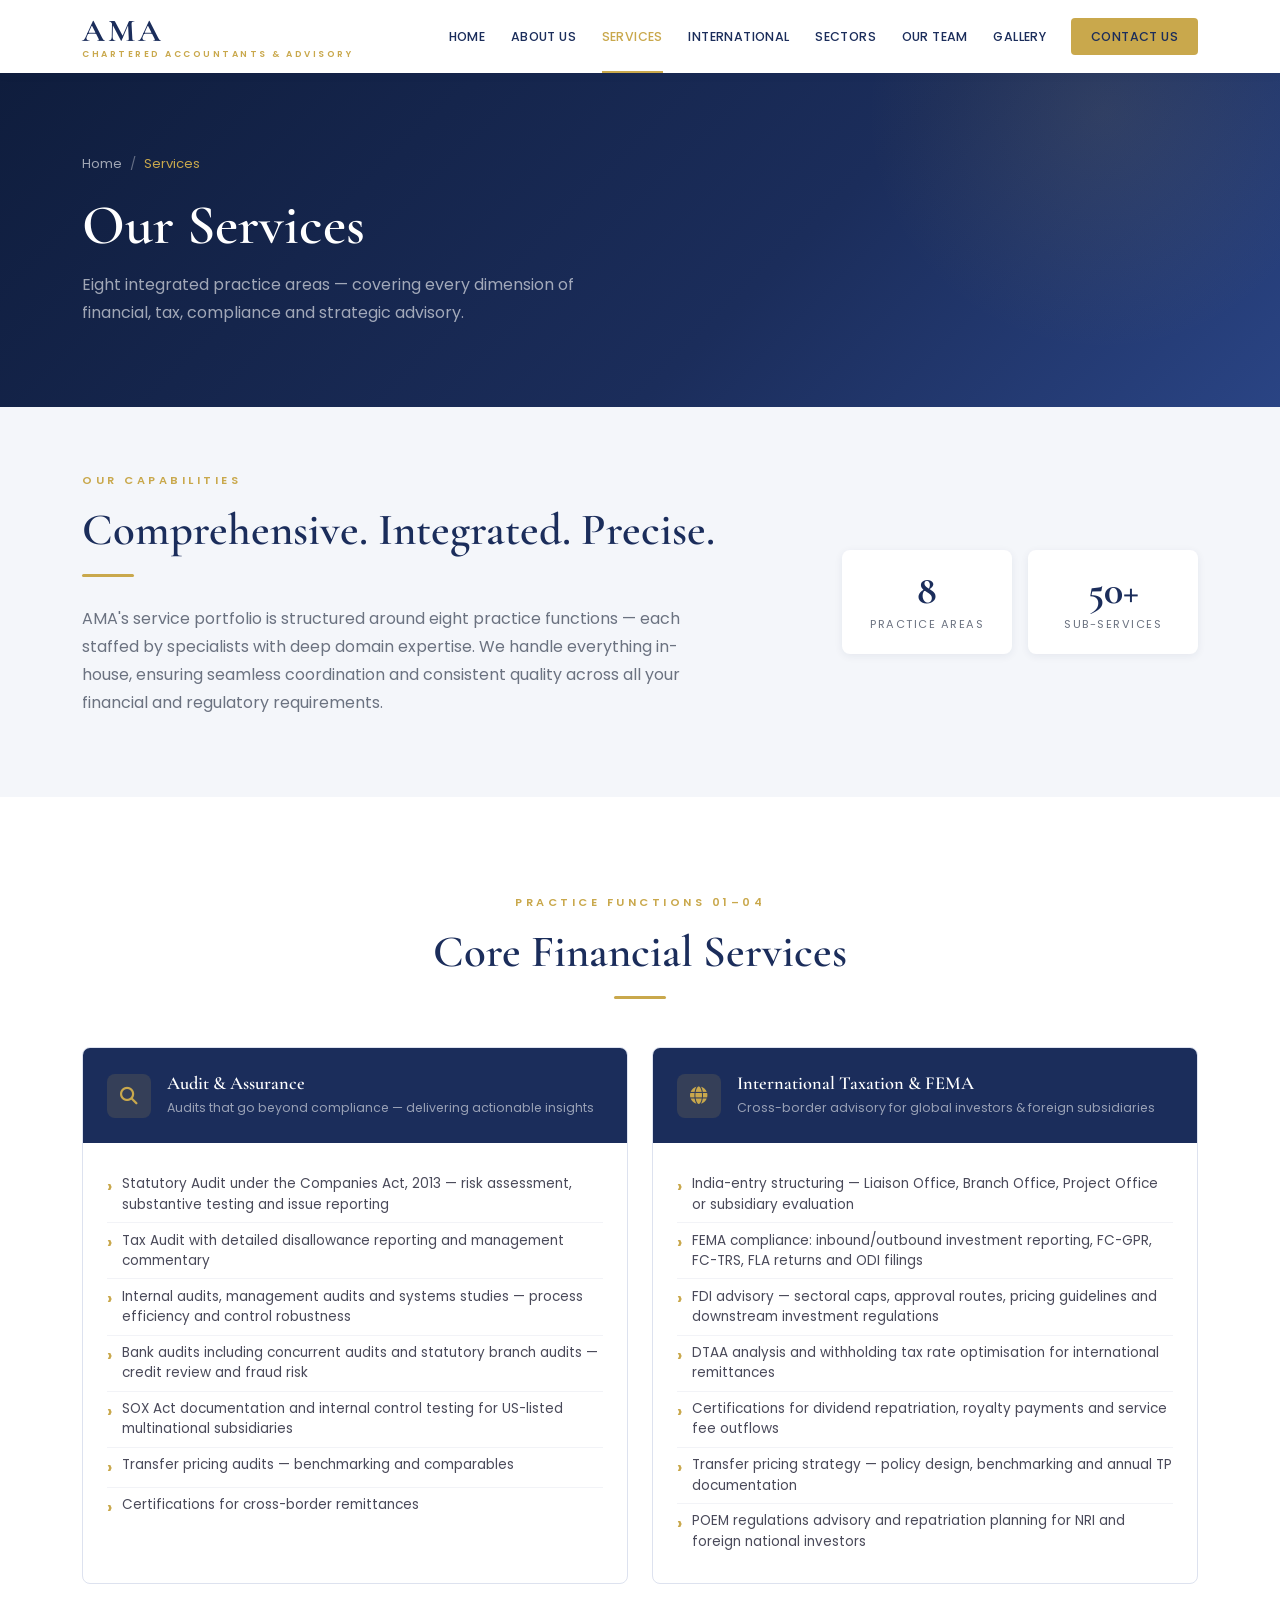
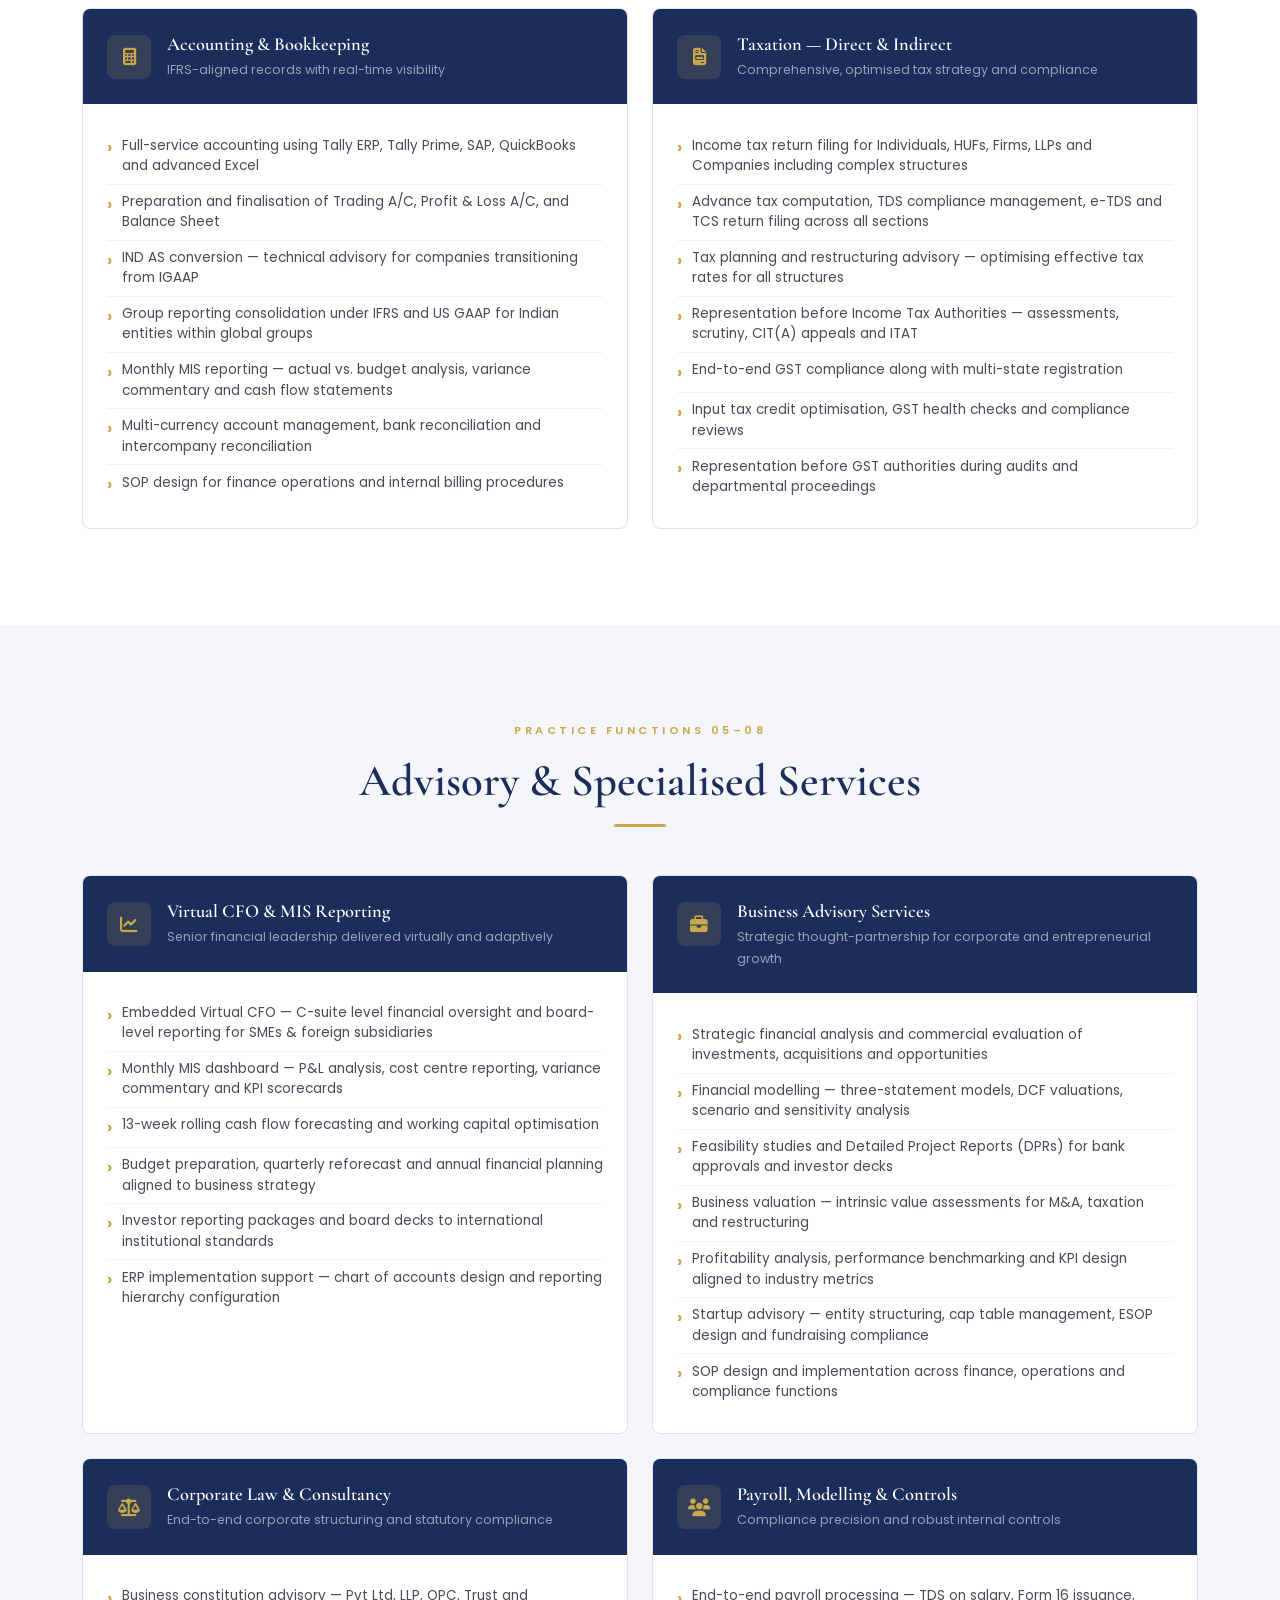
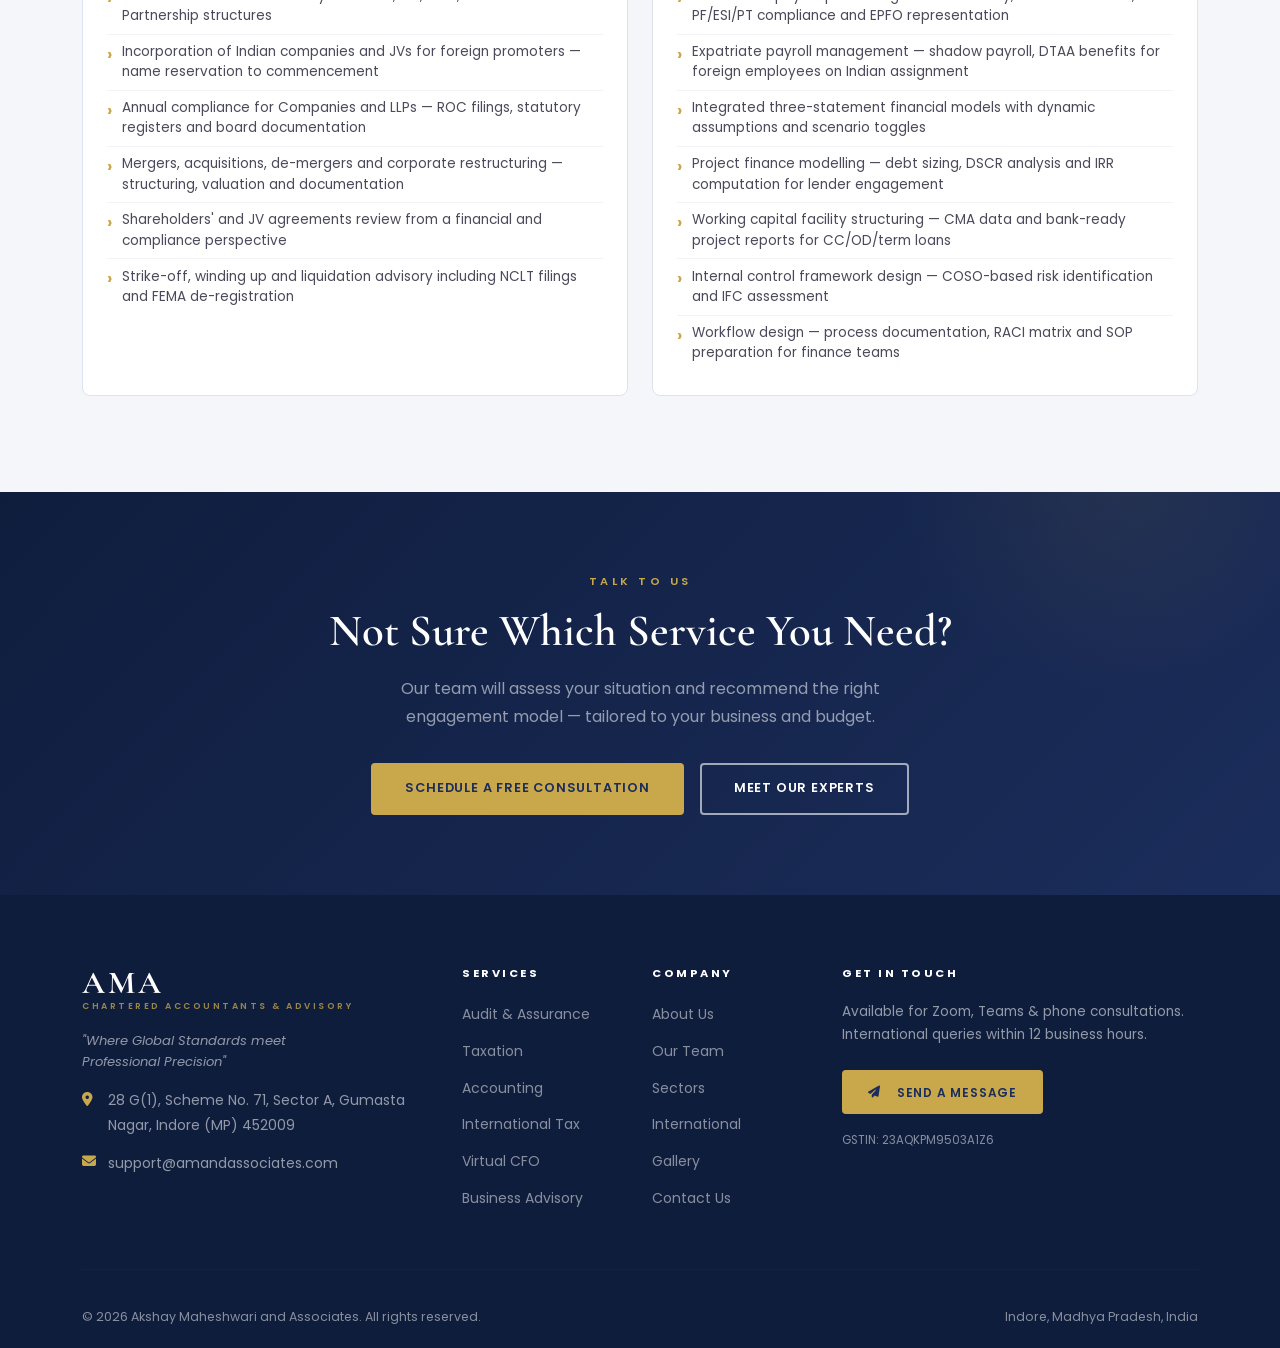
<file: src/services.html>
<!DOCTYPE html>
<html lang="en">
<head>
  <meta charset="UTF-8" />
  <meta name="viewport" content="width=device-width, initial-scale=1.0" />
  <meta name="description" content="AMA Services — Audit & Assurance, Taxation, International FEMA, Accounting, Virtual CFO, Business Advisory, Corporate Law, Payroll & Controls. Chartered Accountants, Indore." />
  <title>Services — AMA | Akshay Maheshwari &amp; Associates</title>
  <link rel="preconnect" href="https://fonts.googleapis.com" />
  <link rel="preconnect" href="https://fonts.gstatic.com" crossorigin />
  <link href="https://fonts.googleapis.com/css2?family=Cormorant+Garamond:ital,wght@0,400;0,600;0,700;1,400;1,600&family=Poppins:wght@300;400;500;600&display=swap" rel="stylesheet" />
  <link href="https://cdn.jsdelivr.net/npm/bootstrap@5.3.3/dist/css/bootstrap.min.css" rel="stylesheet" />
  <link href="https://cdnjs.cloudflare.com/ajax/libs/font-awesome/6.5.0/css/all.min.css" rel="stylesheet" />
  <link href="css/style.css" rel="stylesheet" />
</head>
<body>

  <!-- NAV -->
  <nav class="navbar navbar-ama navbar-expand-lg" aria-label="Main Navigation">
    <div class="container">
      <a class="navbar-brand" href="index.html">
        <div class="logo-text">
          <span class="logo-ama">AMA</span>
          <span class="logo-sub">Chartered Accountants &amp; Advisory</span>
        </div>
      </a>
      <button class="navbar-toggler" type="button" data-bs-toggle="collapse" data-bs-target="#navMain" aria-controls="navMain" aria-expanded="false" aria-label="Toggle navigation">
        <div class="hamburger-icon"><span></span><span></span><span></span></div>
      </button>
      <div class="collapse navbar-collapse" id="navMain">
        <ul class="navbar-nav ms-auto align-items-lg-center">
          <li class="nav-item"><a class="nav-link" href="index.html">Home</a></li>
          <li class="nav-item"><a class="nav-link" href="about.html">About Us</a></li>
          <li class="nav-item"><a class="nav-link" href="services.html">Services</a></li>
          <li class="nav-item"><a class="nav-link" href="international.html">International</a></li>
          <li class="nav-item"><a class="nav-link" href="sectors.html">Sectors</a></li>
          <li class="nav-item"><a class="nav-link" href="team.html">Our Team</a></li>
          <li class="nav-item"><a class="nav-link" href="gallery.html">Gallery</a></li>
          <li class="nav-item nav-cta"><a class="nav-link" href="contact.html">Contact Us</a></li>
        </ul>
      </div>
    </div>
  </nav>

  <!-- PAGE HERO -->
  <section class="page-hero">
    <div class="container">
      <nav aria-label="breadcrumb" class="mb-3">
        <ol class="breadcrumb">
          <li class="breadcrumb-item"><a href="index.html">Home</a></li>
          <li class="breadcrumb-item active">Services</li>
        </ol>
      </nav>
      <h1>Our Services</h1>
      <p style="color:rgba(255,255,255,0.6); font-size:1rem; max-width:560px; margin-top:0.75rem;">
        Eight integrated practice areas — covering every dimension of financial, tax, compliance and strategic advisory.
      </p>
    </div>
  </section>

  <!-- INTRO -->
  <section class="section-pad-sm bg-light-ama">
    <div class="container">
      <div class="row align-items-center gy-4">
        <div class="col-lg-7 fade-up">
          <span class="section-label">Our Capabilities</span>
          <h2 class="section-title">Comprehensive. Integrated. Precise.</h2>
          <div class="divider"></div>
          <p>
            AMA's service portfolio is structured around eight practice functions — each staffed by specialists
            with deep domain expertise. We handle everything in-house, ensuring seamless coordination
            and consistent quality across all your financial and regulatory requirements.
          </p>
        </div>
        <div class="col-lg-4 offset-lg-1 fade-up" data-delay="150">
          <div class="row g-3 text-center">
            <div class="col-6">
              <div style="background:var(--white); border-radius:var(--radius); padding:1.25rem; box-shadow:var(--shadow-sm);">
                <div style="font-family:var(--font-heading); font-size:2.5rem; color:var(--primary); font-weight:700; line-height:1;">8</div>
                <div style="font-size:0.7rem; color:var(--text-muted); text-transform:uppercase; letter-spacing:1.5px; margin-top:0.3rem;">Practice Areas</div>
              </div>
            </div>
            <div class="col-6">
              <div style="background:var(--white); border-radius:var(--radius); padding:1.25rem; box-shadow:var(--shadow-sm);">
                <div style="font-family:var(--font-heading); font-size:2.5rem; color:var(--primary); font-weight:700; line-height:1;">50+</div>
                <div style="font-size:0.7rem; color:var(--text-muted); text-transform:uppercase; letter-spacing:1.5px; margin-top:0.3rem;">Sub-services</div>
              </div>
            </div>
          </div>
        </div>
      </div>
    </div>
  </section>

  <!-- SERVICES GRID — Part I -->
  <section class="section-pad">
    <div class="container">
      <div class="text-center mb-5">
        <span class="section-label fade-up">Practice Functions 01–04</span>
        <h2 class="section-title fade-up" data-delay="100">Core Financial Services</h2>
        <div class="divider divider-center fade-up" data-delay="150"></div>
      </div>

      <div class="row g-4">

        <!-- 01 Audit -->
        <div class="col-md-6 fade-up" id="audit">
          <div class="svc-full-card">
            <div class="svc-full-head">
              <div class="h-ico"><i class="fas fa-magnifying-glass"></i></div>
              <div>
                <h3>Audit &amp; Assurance</h3>
                <p class="head-sub">Audits that go beyond compliance — delivering actionable insights</p>
              </div>
            </div>
            <div class="svc-full-body">
              <ul class="svc-list">
                <li>Statutory Audit under the Companies Act, 2013 — risk assessment, substantive testing and issue reporting</li>
                <li>Tax Audit with detailed disallowance reporting and management commentary</li>
                <li>Internal audits, management audits and systems studies — process efficiency and control robustness</li>
                <li>Bank audits including concurrent audits and statutory branch audits — credit review and fraud risk</li>
                <li>SOX Act documentation and internal control testing for US-listed multinational subsidiaries</li>
                <li>Transfer pricing audits — benchmarking and comparables</li>
                <li>Certifications for cross-border remittances</li>
              </ul>
            </div>
          </div>
        </div>

        <!-- 02 International Tax -->
        <div class="col-md-6 fade-up" data-delay="100" id="international">
          <div class="svc-full-card">
            <div class="svc-full-head">
              <div class="h-ico"><i class="fas fa-globe"></i></div>
              <div>
                <h3>International Taxation &amp; FEMA</h3>
                <p class="head-sub">Cross-border advisory for global investors &amp; foreign subsidiaries</p>
              </div>
            </div>
            <div class="svc-full-body">
              <ul class="svc-list">
                <li>India-entry structuring — Liaison Office, Branch Office, Project Office or subsidiary evaluation</li>
                <li>FEMA compliance: inbound/outbound investment reporting, FC-GPR, FC-TRS, FLA returns and ODI filings</li>
                <li>FDI advisory — sectoral caps, approval routes, pricing guidelines and downstream investment regulations</li>
                <li>DTAA analysis and withholding tax rate optimisation for international remittances</li>
                <li>Certifications for dividend repatriation, royalty payments and service fee outflows</li>
                <li>Transfer pricing strategy — policy design, benchmarking and annual TP documentation</li>
                <li>POEM regulations advisory and repatriation planning for NRI and foreign national investors</li>
              </ul>
            </div>
          </div>
        </div>

        <!-- 03 Accounting -->
        <div class="col-md-6 fade-up" id="accounting">
          <div class="svc-full-card">
            <div class="svc-full-head">
              <div class="h-ico"><i class="fas fa-calculator"></i></div>
              <div>
                <h3>Accounting &amp; Bookkeeping</h3>
                <p class="head-sub">IFRS-aligned records with real-time visibility</p>
              </div>
            </div>
            <div class="svc-full-body">
              <ul class="svc-list">
                <li>Full-service accounting using Tally ERP, Tally Prime, SAP, QuickBooks and advanced Excel</li>
                <li>Preparation and finalisation of Trading A/C, Profit &amp; Loss A/C, and Balance Sheet</li>
                <li>IND AS conversion — technical advisory for companies transitioning from IGAAP</li>
                <li>Group reporting consolidation under IFRS and US GAAP for Indian entities within global groups</li>
                <li>Monthly MIS reporting — actual vs. budget analysis, variance commentary and cash flow statements</li>
                <li>Multi-currency account management, bank reconciliation and intercompany reconciliation</li>
                <li>SOP design for finance operations and internal billing procedures</li>
              </ul>
            </div>
          </div>
        </div>

        <!-- 04 Taxation -->
        <div class="col-md-6 fade-up" data-delay="100" id="taxation">
          <div class="svc-full-card">
            <div class="svc-full-head">
              <div class="h-ico"><i class="fas fa-file-invoice"></i></div>
              <div>
                <h3>Taxation — Direct &amp; Indirect</h3>
                <p class="head-sub">Comprehensive, optimised tax strategy and compliance</p>
              </div>
            </div>
            <div class="svc-full-body">
              <ul class="svc-list">
                <li>Income tax return filing for Individuals, HUFs, Firms, LLPs and Companies including complex structures</li>
                <li>Advance tax computation, TDS compliance management, e-TDS and TCS return filing across all sections</li>
                <li>Tax planning and restructuring advisory — optimising effective tax rates for all structures</li>
                <li>Representation before Income Tax Authorities — assessments, scrutiny, CIT(A) appeals and ITAT</li>
                <li>End-to-end GST compliance along with multi-state registration</li>
                <li>Input tax credit optimisation, GST health checks and compliance reviews</li>
                <li>Representation before GST authorities during audits and departmental proceedings</li>
              </ul>
            </div>
          </div>
        </div>

      </div>
    </div>
  </section>

  <!-- SERVICES GRID — Part II -->
  <section class="section-pad bg-light-ama">
    <div class="container">
      <div class="text-center mb-5">
        <span class="section-label fade-up">Practice Functions 05–08</span>
        <h2 class="section-title fade-up" data-delay="100">Advisory &amp; Specialised Services</h2>
        <div class="divider divider-center fade-up" data-delay="150"></div>
      </div>

      <div class="row g-4">

        <!-- 05 Virtual CFO -->
        <div class="col-md-6 fade-up" id="vcfo">
          <div class="svc-full-card">
            <div class="svc-full-head">
              <div class="h-ico"><i class="fas fa-chart-line"></i></div>
              <div>
                <h3>Virtual CFO &amp; MIS Reporting</h3>
                <p class="head-sub">Senior financial leadership delivered virtually and adaptively</p>
              </div>
            </div>
            <div class="svc-full-body">
              <ul class="svc-list">
                <li>Embedded Virtual CFO — C-suite level financial oversight and board-level reporting for SMEs &amp; foreign subsidiaries</li>
                <li>Monthly MIS dashboard — P&amp;L analysis, cost centre reporting, variance commentary and KPI scorecards</li>
                <li>13-week rolling cash flow forecasting and working capital optimisation</li>
                <li>Budget preparation, quarterly reforecast and annual financial planning aligned to business strategy</li>
                <li>Investor reporting packages and board decks to international institutional standards</li>
                <li>ERP implementation support — chart of accounts design and reporting hierarchy configuration</li>
              </ul>
            </div>
          </div>
        </div>

        <!-- 06 Business Advisory -->
        <div class="col-md-6 fade-up" data-delay="100" id="advisory">
          <div class="svc-full-card">
            <div class="svc-full-head">
              <div class="h-ico"><i class="fas fa-briefcase"></i></div>
              <div>
                <h3>Business Advisory Services</h3>
                <p class="head-sub">Strategic thought-partnership for corporate and entrepreneurial growth</p>
              </div>
            </div>
            <div class="svc-full-body">
              <ul class="svc-list">
                <li>Strategic financial analysis and commercial evaluation of investments, acquisitions and opportunities</li>
                <li>Financial modelling — three-statement models, DCF valuations, scenario and sensitivity analysis</li>
                <li>Feasibility studies and Detailed Project Reports (DPRs) for bank approvals and investor decks</li>
                <li>Business valuation — intrinsic value assessments for M&amp;A, taxation and restructuring</li>
                <li>Profitability analysis, performance benchmarking and KPI design aligned to industry metrics</li>
                <li>Startup advisory — entity structuring, cap table management, ESOP design and fundraising compliance</li>
                <li>SOP design and implementation across finance, operations and compliance functions</li>
              </ul>
            </div>
          </div>
        </div>

        <!-- 07 Corporate Law -->
        <div class="col-md-6 fade-up">
          <div class="svc-full-card">
            <div class="svc-full-head">
              <div class="h-ico"><i class="fas fa-scale-balanced"></i></div>
              <div>
                <h3>Corporate Law &amp; Consultancy</h3>
                <p class="head-sub">End-to-end corporate structuring and statutory compliance</p>
              </div>
            </div>
            <div class="svc-full-body">
              <ul class="svc-list">
                <li>Business constitution advisory — Pvt Ltd, LLP, OPC, Trust and Partnership structures</li>
                <li>Incorporation of Indian companies and JVs for foreign promoters — name reservation to commencement</li>
                <li>Annual compliance for Companies and LLPs — ROC filings, statutory registers and board documentation</li>
                <li>Mergers, acquisitions, de-mergers and corporate restructuring — structuring, valuation and documentation</li>
                <li>Shareholders' and JV agreements review from a financial and compliance perspective</li>
                <li>Strike-off, winding up and liquidation advisory including NCLT filings and FEMA de-registration</li>
              </ul>
            </div>
          </div>
        </div>

        <!-- 08 Payroll & Controls -->
        <div class="col-md-6 fade-up" data-delay="100">
          <div class="svc-full-card">
            <div class="svc-full-head">
              <div class="h-ico"><i class="fas fa-users"></i></div>
              <div>
                <h3>Payroll, Modelling &amp; Controls</h3>
                <p class="head-sub">Compliance precision and robust internal controls</p>
              </div>
            </div>
            <div class="svc-full-body">
              <ul class="svc-list">
                <li>End-to-end payroll processing — TDS on salary, Form 16 issuance, PF/ESI/PT compliance and EPFO representation</li>
                <li>Expatriate payroll management — shadow payroll, DTAA benefits for foreign employees on Indian assignment</li>
                <li>Integrated three-statement financial models with dynamic assumptions and scenario toggles</li>
                <li>Project finance modelling — debt sizing, DSCR analysis and IRR computation for lender engagement</li>
                <li>Working capital facility structuring — CMA data and bank-ready project reports for CC/OD/term loans</li>
                <li>Internal control framework design — COSO-based risk identification and IFC assessment</li>
                <li>Workflow design — process documentation, RACI matrix and SOP preparation for finance teams</li>
              </ul>
            </div>
          </div>
        </div>

      </div>
    </div>
  </section>

  <!-- CTA -->
  <section class="cta-section">
    <div class="container text-center position-relative" style="z-index:1;">
      <span class="section-label fade-up">Talk to Us</span>
      <h2 class="section-title fade-up" data-delay="100" style="color:#fff;">
        Not Sure Which Service You Need?
      </h2>
      <p class="fade-up" data-delay="200" style="color:rgba(255,255,255,0.55); max-width:500px; margin:0 auto 2rem;">
        Our team will assess your situation and recommend the right engagement model —
        tailored to your business and budget.
      </p>
      <div class="d-flex justify-content-center gap-3 flex-wrap fade-up" data-delay="300">
        <a href="contact.html" class="btn-ama btn-ama-gold">Schedule a Free Consultation</a>
        <a href="team.html" class="btn-ama btn-ama-outline-white">Meet Our Experts</a>
      </div>
    </div>
  </section>

  <!-- FOOTER -->
  <footer class="site-footer">
    <div class="container">
      <div class="row gy-4">
        <div class="col-lg-4 col-md-6">
          <div class="footer-brand logo-text">
            <span class="logo-ama">AMA</span>
            <span class="logo-sub">Chartered Accountants &amp; Advisory</span>
          </div>
          <p class="footer-tagline mt-2">"Where Global Standards meet Professional Precision"</p>
          <ul class="footer-contact-list mt-3">
            <li><i class="fas fa-location-dot"></i> 28 G(1), Scheme No. 71, Sector A, Gumasta Nagar, Indore (MP) 452009</li>
            <li><i class="fas fa-envelope"></i> <a href="mailto:support@amandassociates.com">support@amandassociates.com</a></li>
          </ul>
        </div>
        <div class="col-lg-2 col-md-3 col-6">
          <h5>Services</h5>
          <ul class="footer-nav-links">
            <li><a href="services.html#audit">Audit &amp; Assurance</a></li>
            <li><a href="services.html#taxation">Taxation</a></li>
            <li><a href="services.html#accounting">Accounting</a></li>
            <li><a href="services.html#international">International Tax</a></li>
            <li><a href="services.html#vcfo">Virtual CFO</a></li>
            <li><a href="services.html#advisory">Business Advisory</a></li>
          </ul>
        </div>
        <div class="col-lg-2 col-md-3 col-6">
          <h5>Company</h5>
          <ul class="footer-nav-links">
            <li><a href="about.html">About Us</a></li>
            <li><a href="team.html">Our Team</a></li>
            <li><a href="sectors.html">Sectors</a></li>
            <li><a href="international.html">International</a></li>
            <li><a href="gallery.html">Gallery</a></li>
            <li><a href="contact.html">Contact Us</a></li>
          </ul>
        </div>
        <div class="col-lg-4 col-md-6">
          <h5>Get in Touch</h5>
          <p style="font-size:0.85rem; color:rgba(255,255,255,0.55); line-height:1.7;">Available for Zoom, Teams &amp; phone consultations.<br>International queries within 12 business hours.</p>
          <a href="contact.html" class="btn-ama btn-ama-gold mt-2" style="font-size:0.75rem; padding:0.6rem 1.5rem;">
            <i class="fas fa-paper-plane me-2"></i> Send a Message
          </a>
          <p class="mt-3" style="font-size:0.72rem; color:rgba(255,255,255,0.5);">GSTIN: 23AQKPM9503A1Z6</p>
        </div>
      </div>
      <hr class="footer-divider" />
      <div class="footer-bottom">
        <p>&copy; 2026 Akshay Maheshwari and Associates. All rights reserved.</p>
        <p>Indore, Madhya Pradesh, India</p>
      </div>
    </div>
  </footer>

  <button id="scrollTop" aria-label="Scroll to top"><i class="fas fa-chevron-up"></i></button>
  <script src="https://cdn.jsdelivr.net/npm/bootstrap@5.3.3/dist/js/bootstrap.bundle.min.js"></script>
  <script src="js/main.js"></script>
</body>
</html>
</file>
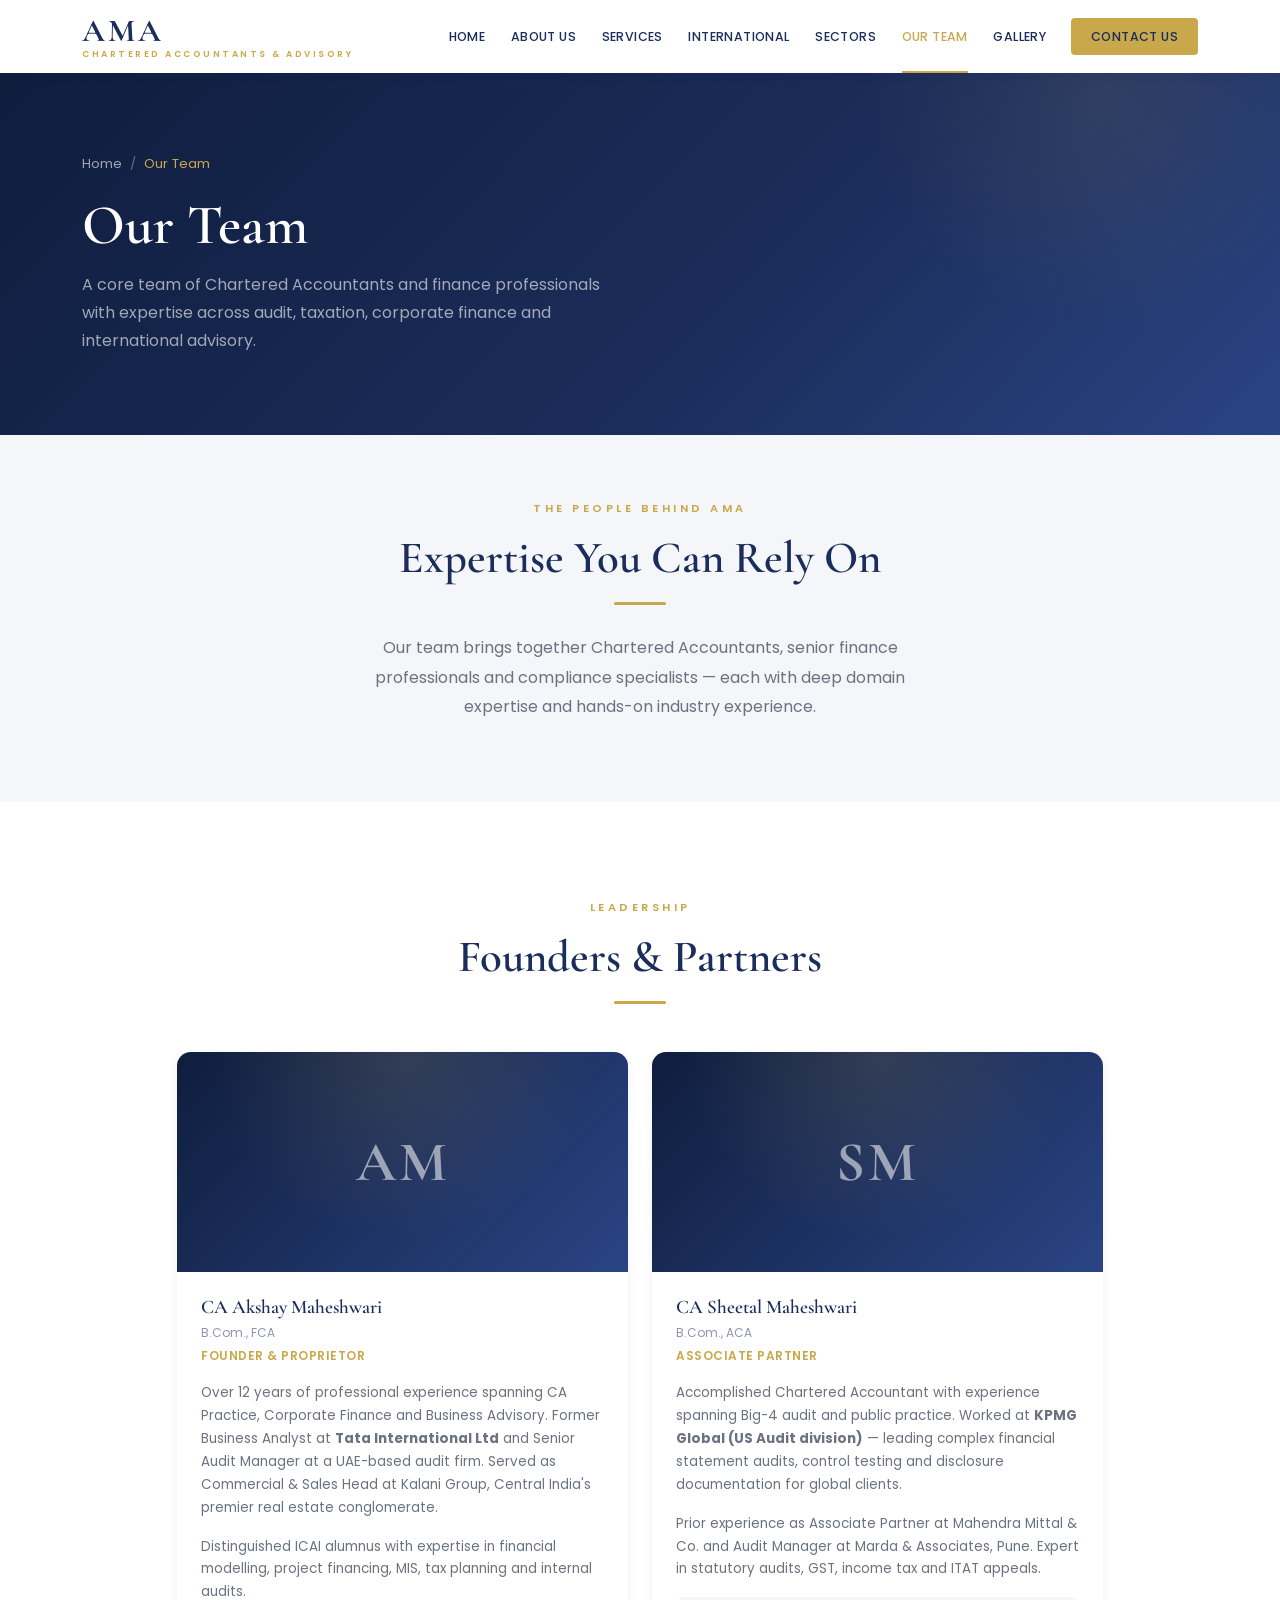
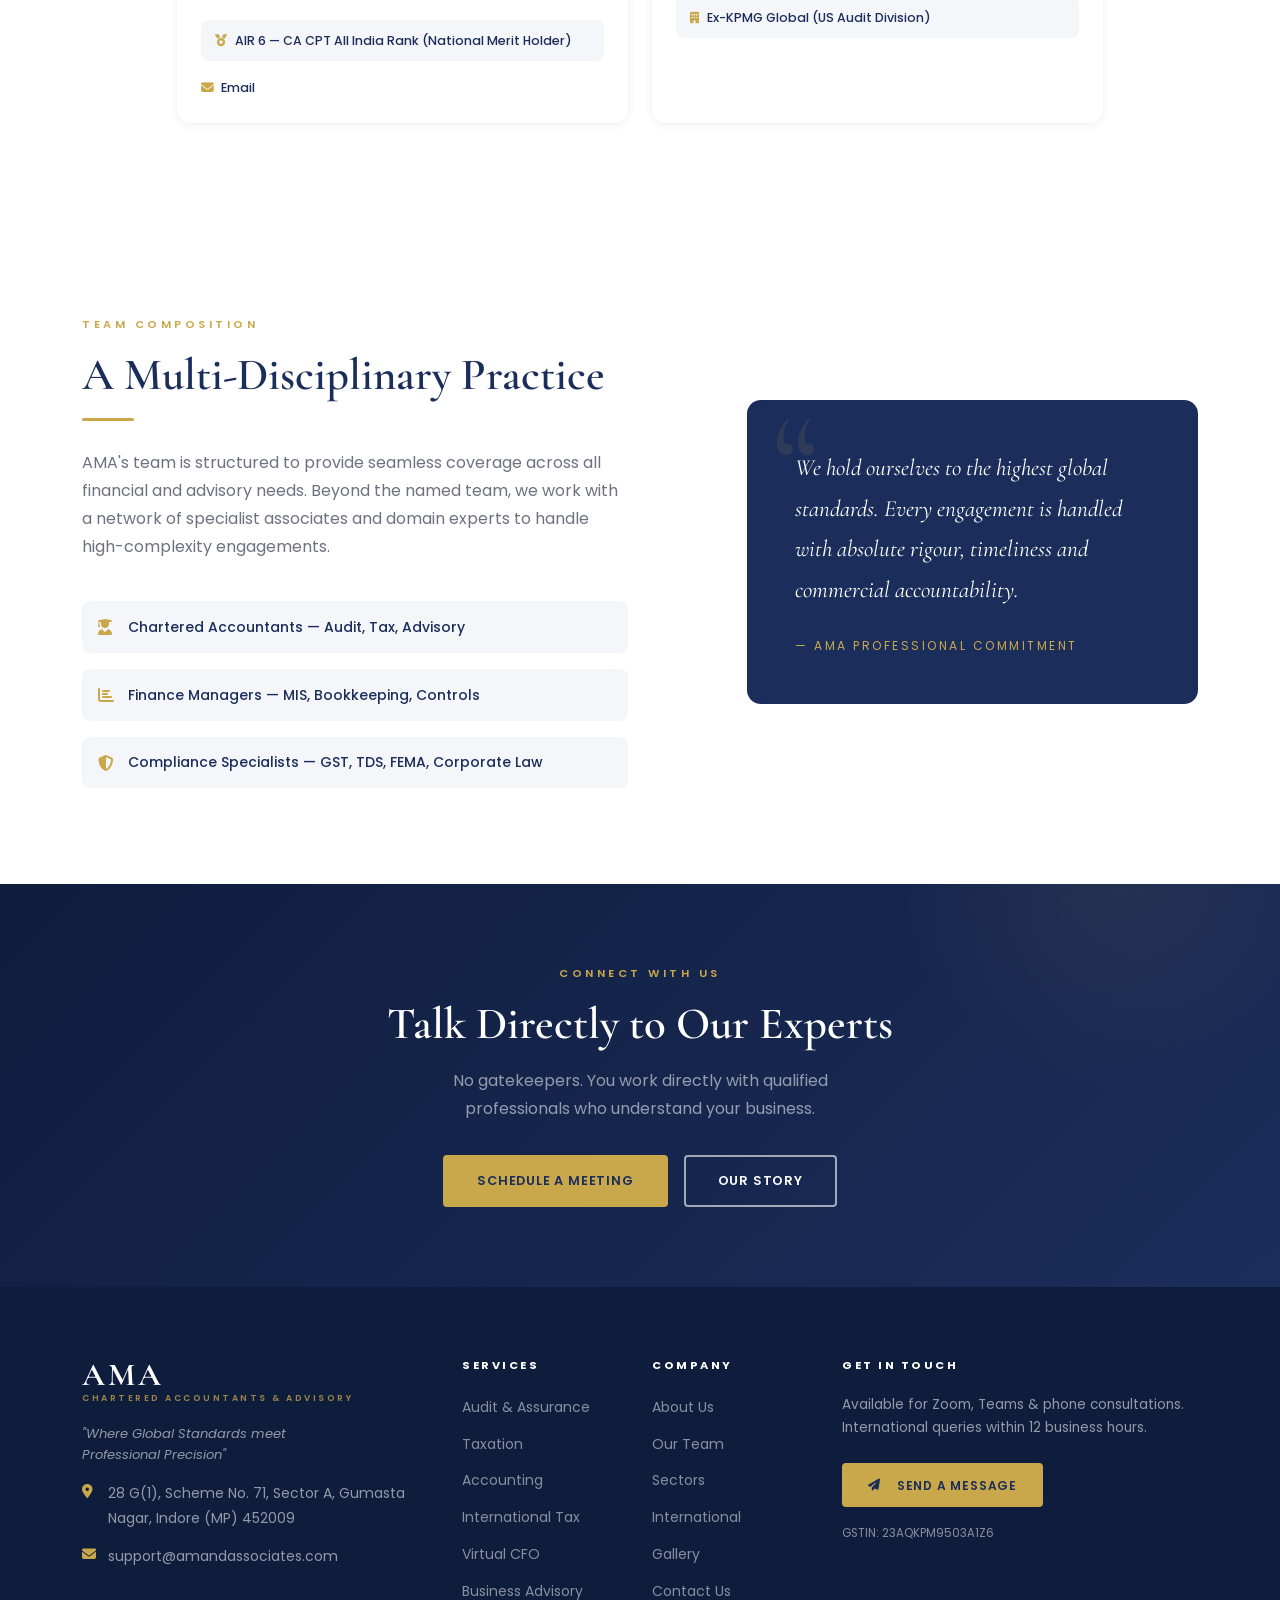
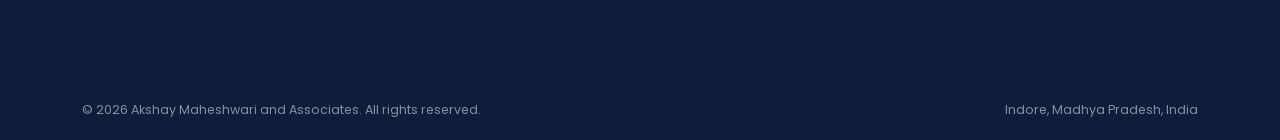
<file: src/team.html>
<!DOCTYPE html>
<html lang="en">
<head>
  <meta charset="UTF-8" />
  <meta name="viewport" content="width=device-width, initial-scale=1.0" />
  <meta name="description" content="Meet the AMA team — CA Akshay Maheshwari (Founder), CA Sheetal Maheshwari, CA Roshni Rajani, and our experienced finance professionals." />
  <title>Our Team — AMA | Akshay Maheshwari &amp; Associates</title>
  <link rel="preconnect" href="https://fonts.googleapis.com" />
  <link rel="preconnect" href="https://fonts.gstatic.com" crossorigin />
  <link href="https://fonts.googleapis.com/css2?family=Cormorant+Garamond:ital,wght@0,400;0,600;0,700;1,400;1,600&family=Poppins:wght@300;400;500;600&display=swap" rel="stylesheet" />
  <link href="https://cdn.jsdelivr.net/npm/bootstrap@5.3.3/dist/css/bootstrap.min.css" rel="stylesheet" />
  <link href="https://cdnjs.cloudflare.com/ajax/libs/font-awesome/6.5.0/css/all.min.css" rel="stylesheet" />
  <link href="css/style.css" rel="stylesheet" />
</head>
<body>

  <!-- NAV -->
  <nav class="navbar navbar-ama navbar-expand-lg" aria-label="Main Navigation">
    <div class="container">
      <a class="navbar-brand" href="index.html">
        <div class="logo-text">
          <span class="logo-ama">AMA</span>
          <span class="logo-sub">Chartered Accountants &amp; Advisory</span>
        </div>
      </a>
      <button class="navbar-toggler" type="button" data-bs-toggle="collapse" data-bs-target="#navMain" aria-controls="navMain" aria-expanded="false" aria-label="Toggle navigation">
        <div class="hamburger-icon"><span></span><span></span><span></span></div>
      </button>
      <div class="collapse navbar-collapse" id="navMain">
        <ul class="navbar-nav ms-auto align-items-lg-center">
          <li class="nav-item"><a class="nav-link" href="index.html">Home</a></li>
          <li class="nav-item"><a class="nav-link" href="about.html">About Us</a></li>
          <li class="nav-item"><a class="nav-link" href="services.html">Services</a></li>
          <li class="nav-item"><a class="nav-link" href="international.html">International</a></li>
          <li class="nav-item"><a class="nav-link" href="sectors.html">Sectors</a></li>
          <li class="nav-item"><a class="nav-link" href="team.html">Our Team</a></li>
          <li class="nav-item"><a class="nav-link" href="gallery.html">Gallery</a></li>
          <li class="nav-item nav-cta"><a class="nav-link" href="contact.html">Contact Us</a></li>
        </ul>
      </div>
    </div>
  </nav>

  <!-- PAGE HERO -->
  <section class="page-hero">
    <div class="container">
      <nav aria-label="breadcrumb" class="mb-3">
        <ol class="breadcrumb">
          <li class="breadcrumb-item"><a href="index.html">Home</a></li>
          <li class="breadcrumb-item active">Our Team</li>
        </ol>
      </nav>
      <h1>Our Team</h1>
      <p style="color:rgba(255,255,255,0.6); font-size:1rem; max-width:540px; margin-top:0.75rem;">
        A core team of Chartered Accountants and finance professionals with expertise across audit,
        taxation, corporate finance and international advisory.
      </p>
    </div>
  </section>

  <!-- TEAM INTRO -->
  <section class="section-pad-sm bg-light-ama">
    <div class="container text-center fade-up">
      <span class="section-label">The People Behind AMA</span>
      <h2 class="section-title">Expertise You Can Rely On</h2>
      <div class="divider divider-center"></div>
      <p class="section-subtitle mx-auto">
        Our team brings together Chartered Accountants, senior finance professionals and compliance
        specialists — each with deep domain expertise and hands-on industry experience.
      </p>
    </div>
  </section>

  <!-- TEAM CARDS — LEADERSHIP -->
  <section class="section-pad">
    <div class="container">

      <div class="text-center mb-5">
        <span class="section-label fade-up">Leadership</span>
        <h2 class="section-title fade-up" data-delay="100">Founders &amp; Partners</h2>
        <div class="divider divider-center fade-up" data-delay="150"></div>
      </div>

      <div class="row g-4 justify-content-center">

        <!-- CA Akshay Maheshwari -->
        <div class="col-md-6 col-lg-5 fade-up">
          <div class="team-card">
            <div class="team-avatar">
              <!-- Replace src with actual photo: <img src="assets/team/akshay-maheshwari.jpg" alt="CA Akshay Maheshwari"> -->
              <span class="avatar-initials">AM</span>
            </div>
            <div class="team-body">
              <h4>CA Akshay Maheshwari</h4>
              <span class="team-cred">B.Com., FCA</span>
              <span class="team-role">Founder &amp; Proprietor</span>
              <p>
                Over 12 years of professional experience spanning CA Practice, Corporate Finance and Business
                Advisory. Former Business Analyst at <strong>Tata International Ltd</strong> and Senior Audit Manager
                at a UAE-based audit firm. Served as Commercial &amp; Sales Head at Kalani Group, Central India's
                premier real estate conglomerate.
              </p>
              <p class="mt-2">
                Distinguished ICAI alumnus with expertise in financial modelling, project financing, MIS,
                tax planning and internal audits.
              </p>
              <div class="team-highlight">
                <i class="fas fa-medal"></i>
                AIR 6 — CA CPT All India Rank (National Merit Holder)
              </div>
              <div class="mt-3 d-flex gap-2 flex-wrap">
                <a href="mailto:support@amandassociates.com" style="font-size:0.8rem; color:var(--primary); font-weight:500;">
                  <i class="fas fa-envelope me-1" style="color:var(--gold);"></i> Email
                </a>
              </div>
            </div>
          </div>
        </div>

        <!-- CA Sheetal Maheshwari -->
        <div class="col-md-6 col-lg-5 fade-up" data-delay="150">
          <div class="team-card">
            <div class="team-avatar">
              <!-- Replace src with actual photo: <img src="assets/team/sheetal-maheshwari.jpg" alt="CA Sheetal Maheshwari"> -->
              <span class="avatar-initials">SM</span>
            </div>
            <div class="team-body">
              <h4>CA Sheetal Maheshwari</h4>
              <span class="team-cred">B.Com., ACA</span>
              <span class="team-role">Associate Partner</span>
              <p>
                Accomplished Chartered Accountant with experience spanning Big-4 audit and public practice.
                Worked at <strong>KPMG Global (US Audit division)</strong> — leading complex financial statement audits,
                control testing and disclosure documentation for global clients.
              </p>
              <p class="mt-2">
                Prior experience as Associate Partner at Mahendra Mittal &amp; Co. and Audit Manager at Marda &amp;
                Associates, Pune. Expert in statutory audits, GST, income tax and ITAT appeals.
              </p>
              <div class="team-highlight">
                <i class="fas fa-building"></i>
                Ex-KPMG Global (US Audit Division)
              </div>
            </div>
          </div>
        </div>

      </div>
    </div>
  </section>

  <!-- TEAM COMPOSITION INFO -->
  <section class="section-pad">
    <div class="container">
      <div class="row align-items-center gy-5">
        <div class="col-lg-6 fade-up">
          <span class="section-label">Team Composition</span>
          <h2 class="section-title">A Multi-Disciplinary Practice</h2>
          <div class="divider"></div>
          <p>
            AMA's team is structured to provide seamless coverage across all financial and advisory needs.
            Beyond the named team, we work with a network of specialist associates and domain experts
            to handle high-complexity engagements.
          </p>
          <div class="row mt-4 g-3">
            <div class="col-12">
              <div style="display:flex; align-items:center; gap:0.75rem; padding:0.85rem 1rem; background:var(--light); border-radius:var(--radius);">
                <i class="fas fa-user-graduate" style="color:var(--gold); width:18px;"></i>
                <span style="font-size:0.875rem; color:var(--primary); font-weight:500;">Chartered Accountants — Audit, Tax, Advisory</span>
              </div>
            </div>
            <div class="col-12">
              <div style="display:flex; align-items:center; gap:0.75rem; padding:0.85rem 1rem; background:var(--light); border-radius:var(--radius);">
                <i class="fas fa-chart-bar" style="color:var(--gold); width:18px;"></i>
                <span style="font-size:0.875rem; color:var(--primary); font-weight:500;">Finance Managers — MIS, Bookkeeping, Controls</span>
              </div>
            </div>
            <div class="col-12">
              <div style="display:flex; align-items:center; gap:0.75rem; padding:0.85rem 1rem; background:var(--light); border-radius:var(--radius);">
                <i class="fas fa-shield-halved" style="color:var(--gold); width:18px;"></i>
                <span style="font-size:0.875rem; color:var(--primary); font-weight:500;">Compliance Specialists — GST, TDS, FEMA, Corporate Law</span>
              </div>
            </div>
          </div>
        </div>
        <div class="col-lg-5 offset-lg-1 fade-up" data-delay="150">
          <div class="quote-block">
            <blockquote>
              We hold ourselves to the highest global standards. Every engagement is handled with
              absolute rigour, timeliness and commercial accountability.
            </blockquote>
            <cite>— AMA Professional Commitment</cite>
          </div>
        </div>
      </div>
    </div>
  </section>

  <!-- CTA -->
  <section class="cta-section">
    <div class="container text-center position-relative" style="z-index:1;">
      <span class="section-label fade-up">Connect With Us</span>
      <h2 class="section-title fade-up" data-delay="100" style="color:#fff;">Talk Directly to Our Experts</h2>
      <p class="fade-up" data-delay="200" style="color:rgba(255,255,255,0.55); max-width:480px; margin:0 auto 2rem;">
        No gatekeepers. You work directly with qualified professionals who understand your business.
      </p>
      <div class="d-flex justify-content-center gap-3 flex-wrap fade-up" data-delay="300">
        <a href="contact.html" class="btn-ama btn-ama-gold">Schedule a Meeting</a>
        <a href="about.html" class="btn-ama btn-ama-outline-white">Our Story</a>
      </div>
    </div>
  </section>

  <!-- FOOTER -->
  <footer class="site-footer">
    <div class="container">
      <div class="row gy-4">
        <div class="col-lg-4 col-md-6">
          <div class="footer-brand logo-text"><span class="logo-ama">AMA</span><span class="logo-sub">Chartered Accountants &amp; Advisory</span></div>
          <p class="footer-tagline mt-2">"Where Global Standards meet Professional Precision"</p>
          <ul class="footer-contact-list mt-3">
            <li><i class="fas fa-location-dot"></i> 28 G(1), Scheme No. 71, Sector A, Gumasta Nagar, Indore (MP) 452009</li>
            <li><i class="fas fa-envelope"></i> <a href="mailto:support@amandassociates.com">support@amandassociates.com</a></li>
          </ul>
        </div>
        <div class="col-lg-2 col-md-3 col-6">
          <h5>Services</h5>
          <ul class="footer-nav-links">
            <li><a href="services.html#audit">Audit &amp; Assurance</a></li>
            <li><a href="services.html#taxation">Taxation</a></li>
            <li><a href="services.html#accounting">Accounting</a></li>
            <li><a href="services.html#international">International Tax</a></li>
            <li><a href="services.html#vcfo">Virtual CFO</a></li>
            <li><a href="services.html#advisory">Business Advisory</a></li>
          </ul>
        </div>
        <div class="col-lg-2 col-md-3 col-6">
          <h5>Company</h5>
          <ul class="footer-nav-links">
            <li><a href="about.html">About Us</a></li>
            <li><a href="team.html">Our Team</a></li>
            <li><a href="sectors.html">Sectors</a></li>
            <li><a href="international.html">International</a></li>
            <li><a href="gallery.html">Gallery</a></li>
            <li><a href="contact.html">Contact Us</a></li>
          </ul>
        </div>
        <div class="col-lg-4 col-md-6">
          <h5>Get in Touch</h5>
          <p style="font-size:0.85rem; color:rgba(255,255,255,0.55); line-height:1.7;">Available for Zoom, Teams &amp; phone consultations.<br>International queries within 12 business hours.</p>
          <a href="contact.html" class="btn-ama btn-ama-gold mt-2" style="font-size:0.75rem; padding:0.6rem 1.5rem;"><i class="fas fa-paper-plane me-2"></i> Send a Message</a>
          <p class="mt-3" style="font-size:0.72rem; color:rgba(255,255,255,0.5);">GSTIN: 23AQKPM9503A1Z6</p>
        </div>
      </div>
      <hr class="footer-divider" />
      <div class="footer-bottom">
        <p>&copy; 2026 Akshay Maheshwari and Associates. All rights reserved.</p>
        <p>Indore, Madhya Pradesh, India</p>
      </div>
    </div>
  </footer>

  <button id="scrollTop" aria-label="Scroll to top"><i class="fas fa-chevron-up"></i></button>
  <script src="https://cdn.jsdelivr.net/npm/bootstrap@5.3.3/dist/js/bootstrap.bundle.min.js"></script>
  <script src="js/main.js"></script>
</body>
</html>
</file>
<file: src/css/style.css>
/* =============================================================
   AMA — Akshay Maheshwari & Associates
   style.css  |  Main Stylesheet
   ============================================================= */

/* --- Custom Properties --- */
:root {
  --primary:        #1B2D5B;
  --primary-dark:   #0f1d3d;
  --primary-light:  #2a4484;
  --gold:           #C9A84C;
  --gold-light:     #e2c880;
  --gold-muted:     rgba(201, 168, 76, 0.15);
  --white:          #ffffff;
  --light:          #F4F6FA;
  --border:         #dde2ef;
  --text:           #2c2c3a;
  --text-muted:     #6b7280;

  --font-heading:   'Cormorant Garamond', Georgia, 'Times New Roman', serif;
  --font-body:      'Poppins', 'Helvetica Neue', Arial, sans-serif;

  --shadow-sm:  0 2px 8px rgba(27, 45, 91, 0.07);
  --shadow-md:  0 6px 24px rgba(27, 45, 91, 0.12);
  --shadow-lg:  0 12px 48px rgba(27, 45, 91, 0.18);

  --radius:     8px;
  --radius-lg:  14px;
  --ease:       0.3s ease;
}

/* --- Reset / Base --- */
*, *::before, *::after { box-sizing: border-box; margin: 0; padding: 0; }
html { scroll-behavior: smooth; font-size: 16px; }
body {
  font-family: var(--font-body);
  color: var(--text);
  background: var(--white);
  line-height: 1.75;
  -webkit-font-smoothing: antialiased;
}
h1, h2, h3, h4, h5, h6 {
  font-family: var(--font-heading);
  color: var(--primary);
  line-height: 1.2;
  font-weight: 600;
}
a { color: var(--gold); text-decoration: none; transition: color var(--ease); }
a:hover { color: var(--primary); }
img { max-width: 100%; height: auto; display: block; }
ul { list-style: none; padding: 0; margin: 0; }
p { color: var(--text-muted); }

/* --- Utilities --- */
.text-gold        { color: var(--gold) !important; }
.text-primary-ama { color: var(--primary) !important; }
.bg-primary-ama   { background-color: var(--primary) !important; }
.bg-light-ama     { background-color: var(--light) !important; }
.section-pad      { padding: 6rem 0; }
.section-pad-sm   { padding: 4rem 0; }

.section-label {
  font-family: var(--font-body);
  font-size: 0.7rem;
  font-weight: 600;
  letter-spacing: 3.5px;
  text-transform: uppercase;
  color: var(--gold);
  display: block;
  margin-bottom: 0.85rem;
}
.section-title {
  font-size: clamp(1.9rem, 3.5vw, 2.9rem);
  color: var(--primary);
  margin-bottom: 1rem;
}
.section-subtitle {
  font-size: 1rem;
  color: var(--text-muted);
  max-width: 580px;
  line-height: 1.85;
}
.divider {
  width: 52px; height: 3px;
  background: var(--gold);
  margin: 1rem 0 1.75rem;
  border-radius: 2px;
}
.divider-center { margin: 1rem auto 1.75rem; }


/* ===============================================================
   BUTTONS
   =============================================================== */
.btn-ama {
  display: inline-flex;
  align-items: center;
  gap: 0.5rem;
  font-family: var(--font-body);
  font-size: 0.8rem;
  font-weight: 600;
  letter-spacing: 0.8px;
  text-transform: uppercase;
  padding: 0.8rem 2rem;
  border-radius: 4px;
  transition: all var(--ease);
  cursor: pointer;
  border: 2px solid transparent;
}
.btn-ama-gold {
  background: var(--gold);
  color: var(--primary);
  border-color: var(--gold);
}
.btn-ama-gold:hover {
  background: transparent;
  color: var(--gold);
}
.btn-ama-outline-white {
  background: transparent;
  color: #fff;
  border-color: rgba(255,255,255,0.6);
}
.btn-ama-outline-white:hover {
  background: rgba(255,255,255,0.08);
  border-color: #fff;
  color: #fff;
}
.btn-ama-outline-navy {
  background: transparent;
  color: var(--primary);
  border-color: var(--primary);
}
.btn-ama-outline-navy:hover {
  background: var(--primary);
  color: #fff;
}


/* ===============================================================
   NAVBAR
   =============================================================== */
.navbar-ama {
  background: var(--white);
  box-shadow: var(--shadow-sm);
  padding: 0;
  position: sticky;
  top: 0;
  z-index: 1030;
  transition: box-shadow var(--ease);
}
.navbar-ama.scrolled { box-shadow: var(--shadow-md); }

.navbar-brand {
  padding: 0.85rem 0;
  text-decoration: none;
}
.logo-text { display: flex; flex-direction: column; line-height: 1; }
.logo-ama {
  font-family: var(--font-heading);
  font-size: 2rem;
  font-weight: 700;
  color: var(--primary);
  letter-spacing: 3px;
  line-height: 1;
}
.logo-sub {
  font-family: var(--font-body);
  font-size: 0.55rem;
  font-weight: 600;
  letter-spacing: 2.5px;
  text-transform: uppercase;
  color: var(--gold);
  margin-top: 3px;
}

.navbar-ama .nav-link {
  font-size: 0.78rem;
  font-weight: 500;
  letter-spacing: 0.4px;
  text-transform: uppercase;
  color: var(--primary) !important;
  padding: 1.6rem 0.8rem !important;
  position: relative;
  transition: color var(--ease);
}
.navbar-ama .nav-link::after {
  content: '';
  position: absolute;
  bottom: 0;
  left: 0.8rem; right: 0.8rem;
  height: 2px;
  background: var(--gold);
  transform: scaleX(0);
  transform-origin: center;
  transition: transform var(--ease);
}
.navbar-ama .nav-link:hover,
.navbar-ama .nav-link.active-page { color: var(--gold) !important; }
.navbar-ama .nav-link:hover::after,
.navbar-ama .nav-link.active-page::after { transform: scaleX(1); }

/* Contact CTA pill */
.nav-item.nav-cta { margin-left: 0.75rem; }
.nav-item.nav-cta .nav-link {
  background: var(--gold) !important;
  color: var(--primary) !important;
  padding: 0.5rem 1.25rem !important;
  border-radius: 4px;
  margin: 0.8rem 0;
}
.nav-item.nav-cta .nav-link::after { display: none; }
.nav-item.nav-cta .nav-link:hover { background: var(--primary) !important; color: #fff !important; }

.navbar-toggler { border: none; padding: 0.4rem; }
.navbar-toggler:focus { box-shadow: none; outline: none; }
.hamburger-icon { display: flex; flex-direction: column; gap: 5px; width: 24px; }
.hamburger-icon span {
  display: block; height: 2px; background: var(--primary);
  border-radius: 2px; transition: all var(--ease);
}


/* ===============================================================
   PAGE HERO (inner pages)
   =============================================================== */
.page-hero {
  background: linear-gradient(135deg, var(--primary-dark) 0%, var(--primary) 60%, var(--primary-light) 100%);
  padding: 5rem 0 4rem;
  position: relative;
  overflow: hidden;
}
.page-hero::before {
  content: '';
  position: absolute;
  top: -60%; right: -5%;
  width: 480px; height: 480px;
  background: radial-gradient(circle, rgba(201,168,76,0.1) 0%, transparent 70%);
  border-radius: 50%;
  pointer-events: none;
}
.page-hero h1 {
  color: #fff;
  font-size: clamp(2.2rem, 5vw, 3.5rem);
}
.page-hero .breadcrumb {
  background: none; padding: 0; margin: 0;
}
.page-hero .breadcrumb-item { font-size: 0.82rem; }
.page-hero .breadcrumb-item a { color: rgba(255,255,255,0.6); }
.page-hero .breadcrumb-item.active { color: var(--gold); }
.page-hero .breadcrumb-item + .breadcrumb-item::before { color: rgba(255,255,255,0.35); }


/* ===============================================================
   HOME HERO
   =============================================================== */
.home-hero {
  background: linear-gradient(135deg, var(--primary-dark) 0%, var(--primary) 55%, var(--primary-light) 100%);
  min-height: 100vh;
  display: flex;
  align-items: center;
  position: relative;
  overflow: hidden;
}
.home-hero::before {
  content: '';
  position: absolute; inset: 0;
  background:
    radial-gradient(ellipse at 75% 40%, rgba(201,168,76,0.13) 0%, transparent 55%),
    radial-gradient(ellipse at 10% 90%, rgba(255,255,255,0.03) 0%, transparent 40%);
  pointer-events: none;
}
.home-hero .hero-eyebrow {
  display: flex;
  align-items: center;
  gap: 0.75rem;
  font-size: 0.68rem;
  font-weight: 600;
  letter-spacing: 3.5px;
  text-transform: uppercase;
  color: var(--gold);
  margin-bottom: 1.25rem;
}
.home-hero .hero-eyebrow::before {
  content: '';
  width: 28px; height: 1px;
  background: var(--gold);
  flex-shrink: 0;
}
.home-hero h1 {
  color: #fff;
  font-size: clamp(2.8rem, 5.5vw, 5rem);
  line-height: 1.1;
  margin-bottom: 0.5rem;
}
.home-hero h1 em { color: var(--gold); font-style: italic; }
.home-hero .hero-quote {
  font-family: var(--font-heading);
  font-style: italic;
  font-size: clamp(1rem, 2vw, 1.2rem);
  color: rgba(255,255,255,0.65);
  margin-bottom: 1rem;
  border-left: 3px solid var(--gold);
  padding-left: 1rem;
  margin-left: 0.1rem;
}
.home-hero .hero-desc {
  font-size: 0.95rem;
  color: rgba(255,255,255,0.55);
  max-width: 480px;
  line-height: 1.9;
  margin-bottom: 2.25rem;
}
.hero-cta-group { display: flex; gap: 1rem; flex-wrap: wrap; }

.hero-stats {
  display: flex;
  gap: 2.5rem;
  flex-wrap: wrap;
  margin-top: 3rem;
  padding-top: 2rem;
  border-top: 1px solid rgba(255,255,255,0.1);
}
.hero-stat-num {
  font-family: var(--font-heading);
  font-size: 2.2rem;
  font-weight: 700;
  color: var(--gold);
  line-height: 1;
  display: block;
}
.hero-stat-lbl {
  font-size: 0.65rem;
  text-transform: uppercase;
  letter-spacing: 1.5px;
  color: rgba(255,255,255,0.45);
  margin-top: 0.3rem;
  display: block;
}

/* Hero right-side glass cards */
.hero-glass-grid {
  display: grid;
  grid-template-columns: 1fr 1fr;
  gap: 1rem;
}
.hero-glass-card {
  background: rgba(255,255,255,0.06);
  backdrop-filter: blur(12px);
  border: 1px solid rgba(255,255,255,0.1);
  border-radius: var(--radius-lg);
  padding: 1.5rem;
  transition: border-color var(--ease), background var(--ease);
}
.hero-glass-card:hover {
  border-color: rgba(201,168,76,0.4);
  background: rgba(255,255,255,0.09);
}
.hero-glass-card .card-ico {
  width: 40px; height: 40px;
  background: var(--gold-muted);
  border-radius: var(--radius);
  display: flex; align-items: center; justify-content: center;
  font-size: 1.1rem; color: var(--gold);
  margin-bottom: 0.85rem;
}
.hero-glass-card h5 {
  color: #fff;
  font-size: 0.85rem;
  margin-bottom: 0.3rem;
}
.hero-glass-card p {
  font-size: 0.75rem;
  color: rgba(255,255,255,0.45);
  margin: 0;
  line-height: 1.5;
}


/* ===============================================================
   STATS BAR
   =============================================================== */
.stats-bar { background: var(--primary); padding: 2.5rem 0; }
.stat-item {
  text-align: center;
  padding: 1rem;
  border-right: 1px solid rgba(255,255,255,0.08);
}
.stat-item:last-child { border-right: none; }
.stat-num {
  font-family: var(--font-heading);
  font-size: 3rem; font-weight: 700;
  color: var(--gold); line-height: 1;
  display: block;
}
.stat-lbl {
  font-size: 0.7rem;
  text-transform: uppercase;
  letter-spacing: 2px;
  color: rgba(255,255,255,0.55);
  margin-top: 0.5rem;
  display: block;
}


/* ===============================================================
   SERVICE CARDS (preview)
   =============================================================== */
.service-card {
  background: var(--white);
  border: 1px solid var(--border);
  border-radius: var(--radius);
  padding: 2rem;
  height: 100%;
  position: relative;
  overflow: hidden;
  transition: all var(--ease);
}
.service-card::before {
  content: '';
  position: absolute;
  top: 0; left: 0;
  width: 3px; height: 100%;
  background: var(--gold);
  transform: scaleY(0);
  transform-origin: bottom;
  transition: transform var(--ease);
}
.service-card:hover {
  box-shadow: var(--shadow-md);
  transform: translateY(-4px);
  border-color: var(--border);
}
.service-card:hover::before { transform: scaleY(1); }
.service-card .svc-icon {
  width: 52px; height: 52px;
  background: rgba(27,45,91,0.06);
  border-radius: var(--radius);
  display: flex; align-items: center; justify-content: center;
  font-size: 1.3rem; color: var(--primary);
  margin-bottom: 1.25rem;
  transition: all var(--ease);
}
.service-card:hover .svc-icon { background: var(--primary); color: var(--gold); }
.service-card h4 { font-size: 1.15rem; margin-bottom: 0.6rem; }
.service-card p { font-size: 0.875rem; color: var(--text-muted); margin: 0; }

/* Full service cards (services.html) */
.svc-full-card {
  background: var(--white);
  border: 1px solid var(--border);
  border-radius: var(--radius);
  overflow: hidden;
  height: 100%;
  transition: box-shadow var(--ease);
}
.svc-full-card:hover { box-shadow: var(--shadow-md); }
.svc-full-head {
  background: var(--primary);
  padding: 1.5rem;
  display: flex;
  align-items: flex-start;
  gap: 1rem;
}
.svc-full-head .h-ico {
  width: 44px; height: 44px;
  background: var(--gold-muted);
  border-radius: 8px;
  display: flex; align-items: center; justify-content: center;
  font-size: 1.1rem; color: var(--gold);
  flex-shrink: 0;
  margin-top: 2px;
}
.svc-full-head h3 { color: #fff; font-size: 1.15rem; margin: 0 0 0.2rem; }
.svc-full-head .head-sub { color: rgba(255,255,255,0.55); font-size: 0.78rem; margin: 0; }
.svc-full-body { padding: 1.5rem; }
.svc-list {
  list-style: none; padding: 0; margin: 0;
}
.svc-list li {
  font-size: 0.85rem;
  color: #4a4a5a;
  padding: 0.45rem 0;
  border-bottom: 1px solid #f2f3f7;
  display: flex;
  align-items: flex-start;
  gap: 0.6rem;
  line-height: 1.5;
}
.svc-list li:last-child { border-bottom: none; }
.svc-list li::before {
  content: '›';
  color: var(--gold);
  font-size: 1rem;
  font-weight: 700;
  flex-shrink: 0;
  margin-top: 0.05rem;
}


/* ===============================================================
   VALUES / WHY AMA CARDS
   =============================================================== */
.value-card {
  background: var(--white);
  border-radius: var(--radius);
  padding: 2.25rem 1.75rem;
  text-align: center;
  box-shadow: var(--shadow-sm);
  border: 1px solid transparent;
  height: 100%;
  transition: all var(--ease);
}
.value-card:hover { box-shadow: var(--shadow-md); border-color: var(--gold); transform: translateY(-4px); }
.value-icon {
  width: 68px; height: 68px;
  background: linear-gradient(135deg, var(--primary), var(--primary-light));
  border-radius: 50%;
  display: flex; align-items: center; justify-content: center;
  margin: 0 auto 1.25rem;
  font-size: 1.5rem; color: var(--gold);
}
.value-card h4 { font-size: 1.1rem; margin-bottom: 0.6rem; }
.value-card p { font-size: 0.875rem; color: var(--text-muted); margin: 0; }


/* ===============================================================
   TEAM CARDS
   =============================================================== */
.team-card {
  background: var(--white);
  border-radius: var(--radius-lg);
  overflow: hidden;
  box-shadow: var(--shadow-sm);
  height: 100%;
  transition: all var(--ease);
}
.team-card:hover { box-shadow: var(--shadow-lg); transform: translateY(-5px); }
.team-avatar {
  height: 220px;
  background: linear-gradient(135deg, var(--primary-dark) 0%, var(--primary-light) 100%);
  display: flex; align-items: center; justify-content: center;
  position: relative; overflow: hidden;
}
.team-avatar::after {
  content: '';
  position: absolute; inset: 0;
  background: radial-gradient(ellipse at 50% 0%, rgba(201,168,76,0.15) 0%, transparent 60%);
}
.avatar-initials {
  font-family: var(--font-heading);
  font-size: 3.5rem;
  font-weight: 700;
  color: rgba(255,255,255,0.55);
  position: relative; z-index: 1;
  letter-spacing: 3px;
}
.team-avatar img { width: 100%; height: 100%; object-fit: cover; }
.team-body { padding: 1.5rem; }
.team-body h4 { font-size: 1.2rem; margin-bottom: 0.2rem; }
.team-cred {
  font-size: 0.75rem;
  color: rgba(27,45,91,0.5);
  font-weight: 400;
  font-family: var(--font-body);
  display: block;
  margin-bottom: 0.15rem;
}
.team-role {
  font-size: 0.75rem;
  color: var(--gold);
  font-weight: 600;
  text-transform: uppercase;
  letter-spacing: 0.5px;
  margin-bottom: 1rem;
  display: block;
}
.team-body p { font-size: 0.84rem; color: var(--text-muted); line-height: 1.7; }
.team-highlight {
  background: var(--light);
  border-radius: var(--radius);
  padding: 0.6rem 0.85rem;
  font-size: 0.78rem;
  color: var(--primary);
  font-weight: 500;
  margin-top: 1rem;
  display: flex; align-items: center; gap: 0.5rem;
}
.team-highlight i { color: var(--gold); font-size: 0.75rem; }


/* ===============================================================
   SECTOR CARDS
   =============================================================== */
.sector-card {
  background: var(--white);
  border: 1px solid var(--border);
  border-radius: var(--radius);
  padding: 1.5rem;
  display: flex;
  align-items: flex-start;
  gap: 1rem;
  height: 100%;
  transition: all var(--ease);
}
.sector-card:hover { box-shadow: var(--shadow-md); border-color: var(--gold); transform: translateY(-2px); }
.sector-ico {
  width: 46px; height: 46px;
  background: rgba(27,45,91,0.06);
  border-radius: var(--radius);
  display: flex; align-items: center; justify-content: center;
  font-size: 1.2rem; color: var(--primary);
  flex-shrink: 0;
  transition: all var(--ease);
}
.sector-card:hover .sector-ico { background: var(--primary); color: var(--gold); }
.sector-card h5 { font-size: 0.97rem; margin-bottom: 0.35rem; }
.sector-card p { font-size: 0.82rem; color: var(--text-muted); margin: 0; line-height: 1.6; }


/* ===============================================================
   INTERNATIONAL / GEO CARDS
   =============================================================== */
.geo-card {
  background: rgba(255,255,255,0.05);
  border: 1px solid rgba(255,255,255,0.1);
  border-radius: var(--radius);
  padding: 1.5rem;
  text-align: center;
  transition: all var(--ease);
}
.geo-card:hover {
  background: rgba(201,168,76,0.08);
  border-color: rgba(201,168,76,0.5);
  transform: translateY(-3px);
}
.geo-flag { font-size: 2.4rem; line-height: 1; margin-bottom: 0.75rem; }
.geo-card .geo-code {
  font-size: 0.65rem;
  font-weight: 600;
  letter-spacing: 2px;
  color: var(--gold);
  text-transform: uppercase;
  margin-bottom: 0.3rem;
  display: block;
}
.geo-card h5 { color: #fff; font-size: 0.9rem; margin-bottom: 0.2rem; }
.geo-card p { color: rgba(255,255,255,0.6); font-size: 0.75rem; margin: 0; }

.intl-svc-card {
  background: var(--white);
  border: 1px solid var(--border);
  border-radius: var(--radius);
  padding: 1.75rem;
  height: 100%;
  display: flex; gap: 1.25rem;
  transition: all var(--ease);
}
.intl-svc-card:hover { box-shadow: var(--shadow-md); border-color: var(--gold); }
.intl-num {
  font-family: var(--font-heading);
  font-size: 3rem; font-weight: 700;
  color: rgba(27,45,91,0.08);
  line-height: 1;
  flex-shrink: 0; width: 48px;
}
.intl-svc-card h4 { font-size: 1rem; margin-bottom: 0.5rem; }
.intl-svc-card p { font-size: 0.85rem; color: var(--text-muted); margin: 0; }


/* ===============================================================
   ABOUT PAGE
   =============================================================== */
.about-img-block {
  border-radius: var(--radius-lg);
  overflow: hidden;
  background: linear-gradient(135deg, var(--primary-dark), var(--primary-light));
  min-height: 420px;
  display: flex; align-items: center; justify-content: center;
  position: relative;
}
.about-img-block::before {
  content: 'AMA';
  font-family: var(--font-heading);
  font-size: 10rem; font-weight: 700;
  color: rgba(255,255,255,0.04);
  position: absolute;
  letter-spacing: 10px;
}
.about-stat {
  text-align: center;
  padding: 1.5rem 1rem;
  border-right: 1px solid var(--border);
}
.about-stat:last-child { border-right: none; }
.about-stat .num {
  font-family: var(--font-heading);
  font-size: 2.8rem; font-weight: 700;
  color: var(--primary); line-height: 1;
  display: block;
}
.about-stat .lbl {
  font-size: 0.7rem;
  text-transform: uppercase;
  letter-spacing: 2px;
  color: var(--text-muted);
  margin-top: 0.4rem;
  display: block;
}
.quote-block {
  background: var(--primary);
  border-radius: var(--radius-lg);
  padding: 3rem;
  position: relative;
  overflow: hidden;
}
.quote-block::before {
  content: '\201C';
  font-family: var(--font-heading);
  font-size: 9rem;
  color: rgba(201,168,76,0.12);
  position: absolute;
  top: -0.5rem; left: 1.5rem;
  line-height: 1;
  pointer-events: none;
}
.quote-block blockquote {
  font-family: var(--font-heading);
  font-style: italic;
  font-size: clamp(1.1rem, 2.5vw, 1.45rem);
  color: #fff;
  line-height: 1.75;
  margin: 0;
  position: relative; z-index: 1;
}
.quote-block cite {
  display: block;
  font-family: var(--font-body);
  font-size: 0.75rem;
  color: var(--gold);
  font-style: normal;
  text-transform: uppercase;
  letter-spacing: 2.5px;
  margin-top: 1.5rem;
}


/* ===============================================================
   GALLERY
   =============================================================== */
.gallery-filter {
  display: flex; gap: 0.5rem; flex-wrap: wrap;
  margin-bottom: 2rem;
}
.filter-btn {
  padding: 0.4rem 1.25rem;
  border: 1px solid var(--border);
  border-radius: 100px;
  background: var(--white);
  color: var(--text-muted);
  font-size: 0.8rem; font-weight: 500;
  font-family: var(--font-body);
  cursor: pointer;
  transition: all var(--ease);
}
.filter-btn:hover, .filter-btn.active {
  background: var(--primary);
  border-color: var(--primary);
  color: #fff;
}

.gallery-grid {
  columns: 4 240px;
  column-gap: 1rem;
}
.gallery-item {
  break-inside: avoid;
  margin-bottom: 1rem;
  border-radius: var(--radius);
  overflow: hidden;
  position: relative;
  cursor: pointer;
  background: var(--light);
}
.gallery-item img {
  width: 100%; display: block;
  transition: transform 0.45s ease;
}
.gallery-item:hover img { transform: scale(1.05); }
.gallery-overlay {
  position: absolute; inset: 0;
  background: linear-gradient(to top, rgba(27,45,91,0.85) 0%, transparent 55%);
  opacity: 0;
  transition: opacity var(--ease);
  display: flex; flex-direction: column;
  justify-content: flex-end; align-items: flex-start;
  padding: 1rem;
}
.gallery-item:hover .gallery-overlay { opacity: 1; }
.gallery-overlay .g-caption { color: #fff; font-size: 0.82rem; font-weight: 500; }
.gallery-zoom {
  position: absolute;
  top: 50%; left: 50%;
  transform: translate(-50%,-50%);
  color: rgba(255,255,255,0.85);
  font-size: 1.4rem;
}

/* Gallery placeholder */
.gallery-ph {
  background: linear-gradient(135deg, #e8edf4 0%, #d4dcea 100%);
  min-height: 180px;
  display: flex; flex-direction: column;
  align-items: center; justify-content: center;
  gap: 0.5rem;
  color: rgba(27,45,91,0.3);
  font-size: 0.82rem;
  padding: 1.5rem;
  text-align: center;
}
.gallery-ph i { font-size: 1.8rem; }

/* Lightbox */
#lightboxOverlay {
  display: none;
  position: fixed; inset: 0;
  background: rgba(5, 10, 25, 0.95);
  z-index: 9999;
  align-items: center;
  justify-content: center;
  padding: 1rem;
}
#lightboxOverlay.active { display: flex; }
.lb-close {
  position: fixed; top: 1.25rem; right: 1.25rem;
  width: 44px; height: 44px;
  background: rgba(255,255,255,0.1);
  border: none; border-radius: 50%;
  color: #fff; font-size: 1.1rem;
  cursor: pointer;
  display: flex; align-items: center; justify-content: center;
  transition: background var(--ease);
  z-index: 10001;
}
.lb-close:hover { background: rgba(255,255,255,0.2); }
.lb-nav {
  background: rgba(255,255,255,0.08);
  border: none; border-radius: 50%;
  color: #fff; font-size: 1rem;
  width: 48px; height: 48px;
  cursor: pointer;
  display: flex; align-items: center; justify-content: center;
  transition: background var(--ease);
  flex-shrink: 0;
}
.lb-nav:hover { background: rgba(255,255,255,0.2); }
.lb-img-wrap { position: relative; max-width: 80vw; max-height: 85vh; }
.lb-img-wrap img { max-width: 100%; max-height: 82vh; object-fit: contain; border-radius: 4px; }
.lb-caption {
  position: absolute;
  bottom: -2.25rem; left: 0; right: 0;
  text-align: center;
  color: rgba(255,255,255,0.6);
  font-size: 0.85rem;
}
.lb-counter {
  position: fixed; bottom: 1.5rem; left: 50%; transform: translateX(-50%);
  color: rgba(255,255,255,0.4);
  font-size: 0.78rem;
  letter-spacing: 1px;
}

.gallery-info-box {
  background: #fff8e8;
  border: 1px solid rgba(201,168,76,0.5);
  border-radius: var(--radius);
  padding: 1.1rem 1.5rem;
  display: flex; align-items: flex-start; gap: 0.75rem;
  font-size: 0.875rem; color: #5a4200;
}
.gallery-info-box i { color: var(--gold); flex-shrink: 0; margin-top: 0.15rem; }


/* ===============================================================
   CONTACT
   =============================================================== */
.contact-info-panel {
  background: var(--primary);
  border-radius: var(--radius-lg);
  padding: 2.5rem;
  height: 100%;
  color: #fff;
}
.contact-info-panel h3 { color: #fff; margin-bottom: 0.5rem; }
.contact-info-panel .c-lead { color: rgba(255,255,255,0.55); font-size: 0.9rem; margin-bottom: 2rem; }
.c-item { display: flex; align-items: flex-start; gap: 1rem; margin-bottom: 1.75rem; }
.c-item:last-child { margin-bottom: 0; }
.c-ico {
  width: 42px; height: 42px;
  background: var(--gold-muted);
  border-radius: 8px;
  display: flex; align-items: center; justify-content: center;
  font-size: 0.95rem; color: var(--gold);
  flex-shrink: 0;
}
.c-item .c-label {
  font-size: 0.65rem;
  font-weight: 600;
  letter-spacing: 2px;
  text-transform: uppercase;
  color: rgba(255,255,255,0.55);
  margin-bottom: 0.2rem;
  display: block;
  font-family: var(--font-body);
}
.c-item p, .c-item a {
  color: #fff; font-size: 0.9rem;
  margin: 0; line-height: 1.6;
}
.c-item a:hover { color: var(--gold); }

.contact-form-panel {
  background: var(--white);
  border-radius: var(--radius-lg);
  padding: 2.5rem;
  box-shadow: var(--shadow-md);
}
.contact-form-panel h3 { margin-bottom: 0.35rem; }
.contact-form-panel .f-lead { font-size: 0.9rem; color: var(--text-muted); margin-bottom: 1.75rem; }

.form-label {
  font-size: 0.75rem;
  font-weight: 600;
  letter-spacing: 0.5px;
  text-transform: uppercase;
  color: var(--primary);
  margin-bottom: 0.4rem;
}
.form-control, .form-select {
  border: 1px solid var(--border);
  border-radius: 4px;
  padding: 0.75rem 1rem;
  font-size: 0.9rem;
  font-family: var(--font-body);
  color: var(--text);
  transition: border-color var(--ease), box-shadow var(--ease);
}
.form-control:focus, .form-select:focus {
  border-color: var(--gold);
  box-shadow: 0 0 0 3px rgba(201,168,76,0.15);
  outline: none;
}
.form-control::placeholder { color: rgba(107,114,128,0.6); }
textarea.form-control { resize: vertical; min-height: 130px; }

.map-embed {
  border-radius: var(--radius-lg);
  overflow: hidden;
  border: 0;
  width: 100%;
  height: 380px;
  display: block;
}


/* ===============================================================
   CTA SECTION
   =============================================================== */
.cta-section {
  background: linear-gradient(135deg, var(--primary-dark) 0%, var(--primary) 100%);
  padding: 5rem 0;
  position: relative; overflow: hidden;
}
.cta-section::before {
  content: '';
  position: absolute;
  top: -60%; right: -5%;
  width: 450px; height: 450px;
  background: radial-gradient(circle, rgba(201,168,76,0.08) 0%, transparent 70%);
  border-radius: 50%;
  pointer-events: none;
}
.cta-section h2 { color: #fff; }
.cta-section p { color: rgba(255,255,255,0.6); }


/* ===============================================================
   FOOTER
   =============================================================== */
.site-footer {
  background: var(--primary-dark);
  padding-top: 4.5rem;
}
.footer-brand { margin-bottom: 1.25rem; }
.footer-brand .logo-ama { color: #fff; }
.footer-brand .logo-sub { color: rgba(201,168,76,0.75); }
.footer-tagline {
  font-size: 0.82rem;
  color: rgba(255,255,255,0.55);
  font-style: italic;
  margin-top: 0.6rem;
  max-width: 260px;
  line-height: 1.6;
}
.site-footer h5 {
  font-family: var(--font-body);
  font-size: 0.7rem;
  font-weight: 700;
  text-transform: uppercase;
  letter-spacing: 2.5px;
  color: #fff;
  margin-bottom: 1.25rem;
}
.footer-nav-links li { margin-bottom: 0.55rem; }
.footer-nav-links a {
  color: rgba(255,255,255,0.5);
  font-size: 0.875rem;
  transition: color var(--ease);
}
.footer-nav-links a:hover { color: var(--gold); }
.footer-contact-list li {
  display: flex; align-items: flex-start;
  gap: 0.75rem;
  margin-bottom: 0.85rem;
  font-size: 0.875rem;
  color: rgba(255,255,255,0.55);
}
.footer-contact-list li i {
  color: var(--gold);
  margin-top: 0.2rem;
  width: 14px; flex-shrink: 0;
}
.footer-contact-list a { color: rgba(255,255,255,0.55); }
.footer-contact-list a:hover { color: var(--gold); }
.footer-divider {
  border-color: rgba(255,255,255,0.07);
  margin-top: 3rem;
}
.footer-bottom {
  padding: 1.25rem 0;
  display: flex;
  align-items: center;
  justify-content: space-between;
  flex-wrap: wrap;
  gap: 0.5rem;
}
.footer-bottom p { font-size: 0.78rem; color: rgba(255,255,255,0.5); margin: 0; }
.footer-bottom .gstin { font-family: monospace; font-size: 0.72rem; color: rgba(255,255,255,0.5); }


/* ===============================================================
   SCROLL TO TOP
   =============================================================== */
#scrollTop {
  position: fixed; bottom: 1.75rem; right: 1.75rem;
  width: 42px; height: 42px;
  background: var(--gold);
  color: var(--primary);
  border: none; border-radius: 50%;
  font-size: 0.95rem;
  display: flex; align-items: center; justify-content: center;
  cursor: pointer;
  box-shadow: 0 4px 16px rgba(201,168,76,0.4);
  opacity: 0; visibility: hidden;
  transition: all var(--ease);
  z-index: 998;
}
#scrollTop.visible { opacity: 1; visibility: visible; }
#scrollTop:hover { background: var(--primary); color: var(--gold); }


/* ===============================================================
   FADE-UP ANIMATION
   =============================================================== */
.fade-up {
  opacity: 0;
  transform: translateY(22px);
  transition: opacity 0.65s ease, transform 0.65s ease;
}
.fade-up.visible { opacity: 1; transform: translateY(0); }
.fade-up[data-delay="100"] { transition-delay: 0.1s; }
.fade-up[data-delay="150"] { transition-delay: 0.15s; }
.fade-up[data-delay="200"] { transition-delay: 0.2s; }
.fade-up[data-delay="250"] { transition-delay: 0.25s; }
.fade-up[data-delay="300"] { transition-delay: 0.3s; }
.fade-up[data-delay="400"] { transition-delay: 0.4s; }


/* ===============================================================
   RESPONSIVE
   =============================================================== */
@media (max-width: 991.98px) {
  .navbar-ama .nav-link { padding: 0.65rem 1rem !important; }
  .navbar-ama .nav-link::after { display: none; }
  .navbar-collapse {
    border-top: 2px solid var(--gold);
    padding: 1rem 0;
    background: #fff;
    box-shadow: 0 10px 30px rgba(27,45,91,0.12);
  }
  .nav-item.nav-cta { margin-left: 0; }
  .nav-item.nav-cta .nav-link { display: inline-block; margin: 0.5rem 0; }
  .stat-item { border-right: none; border-bottom: 1px solid rgba(255,255,255,0.07); }
  .stat-item:last-child { border-bottom: none; }
  .hero-glass-grid { display: none; }
  .home-hero { min-height: auto; padding: 5rem 0 4rem; }
}

@media (max-width: 767.98px) {
  .section-pad { padding: 3.5rem 0; }
  .section-pad-sm { padding: 2.5rem 0; }
  .gallery-grid { columns: 2 160px; }
  .contact-form-panel, .contact-info-panel { padding: 1.75rem; }
  .quote-block { padding: 2rem 1.5rem; }
  .hero-stats { gap: 1.5rem; }
  .footer-bottom { flex-direction: column; text-align: center; }
  .about-stat { border-right: none; border-bottom: 1px solid var(--border); padding: 1.25rem 1rem; }
  .about-stat:last-child { border-bottom: none; }
}

@media (max-width: 479.98px) {
  .gallery-grid { columns: 1; }
  .hero-stats { gap: 1.25rem; }
  .hero-cta-group { flex-direction: column; }
  .hero-cta-group .btn-ama { justify-content: center; }
}
</file>
